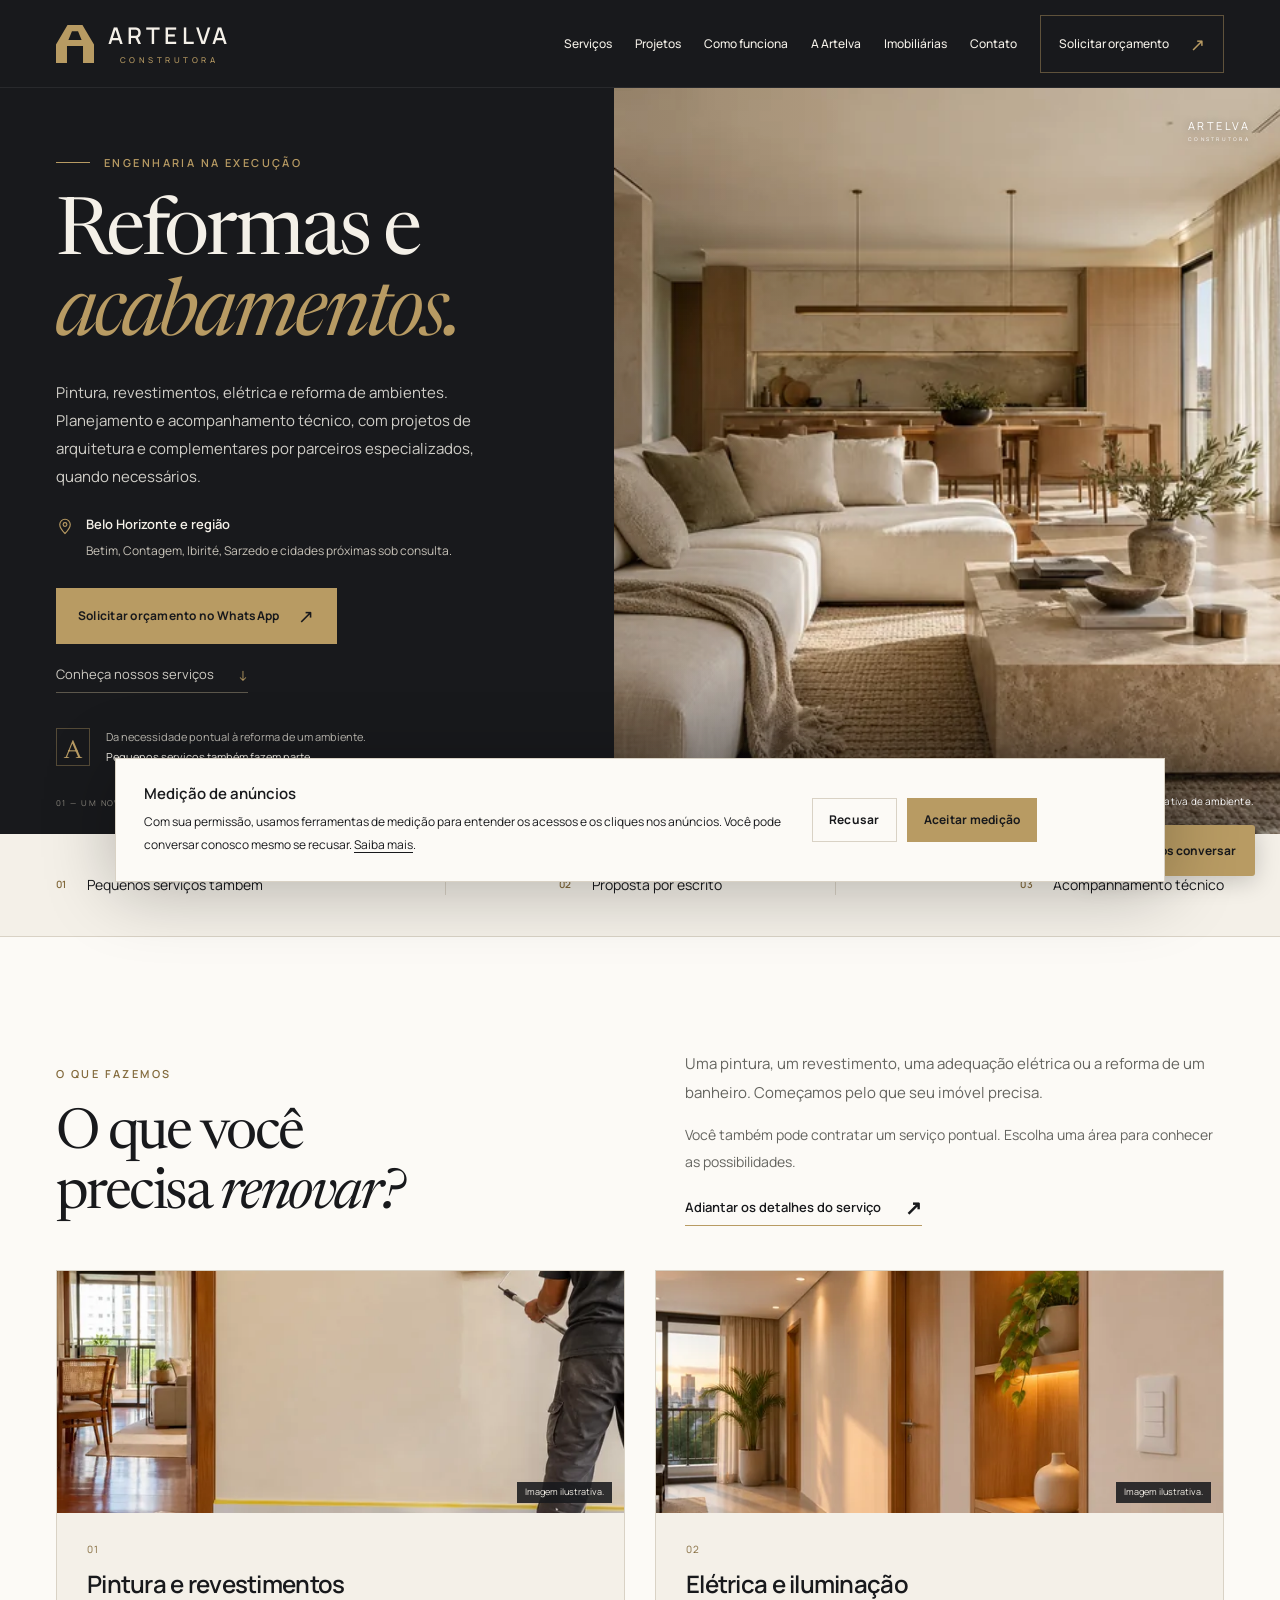
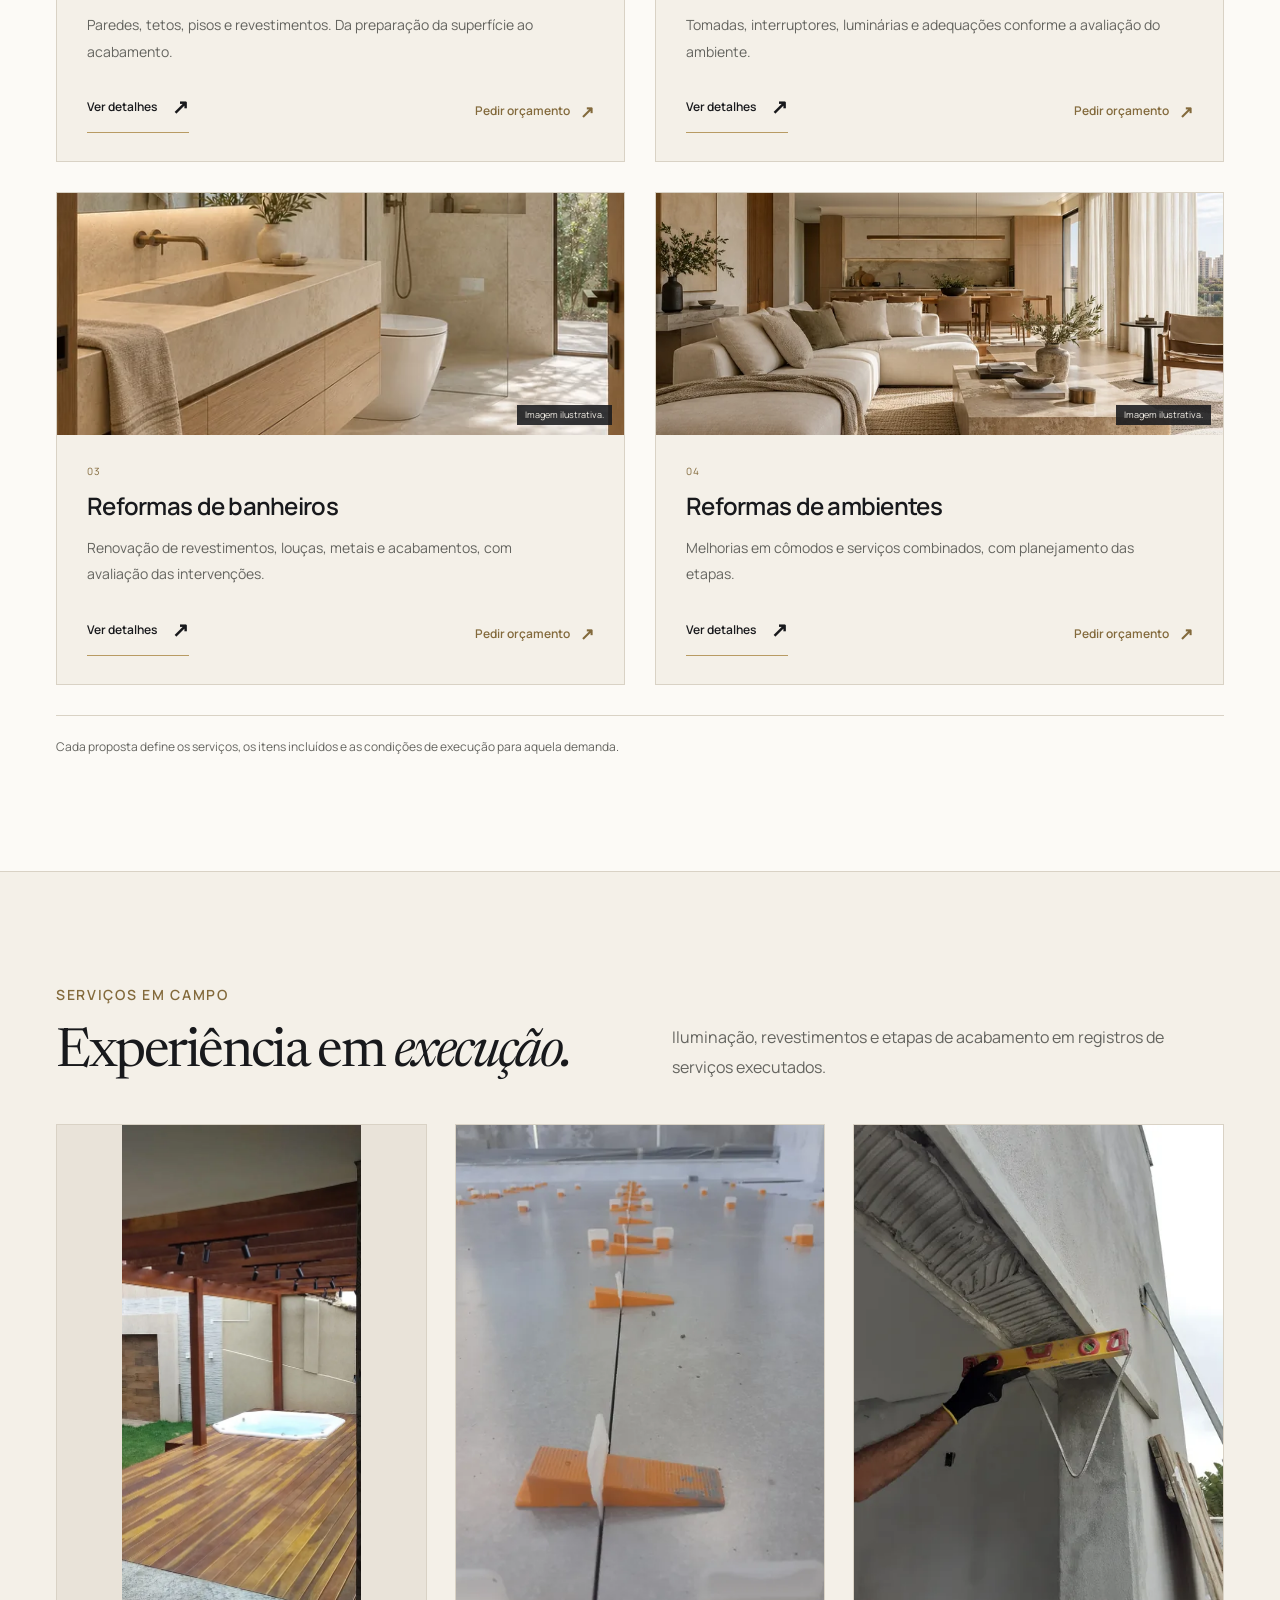
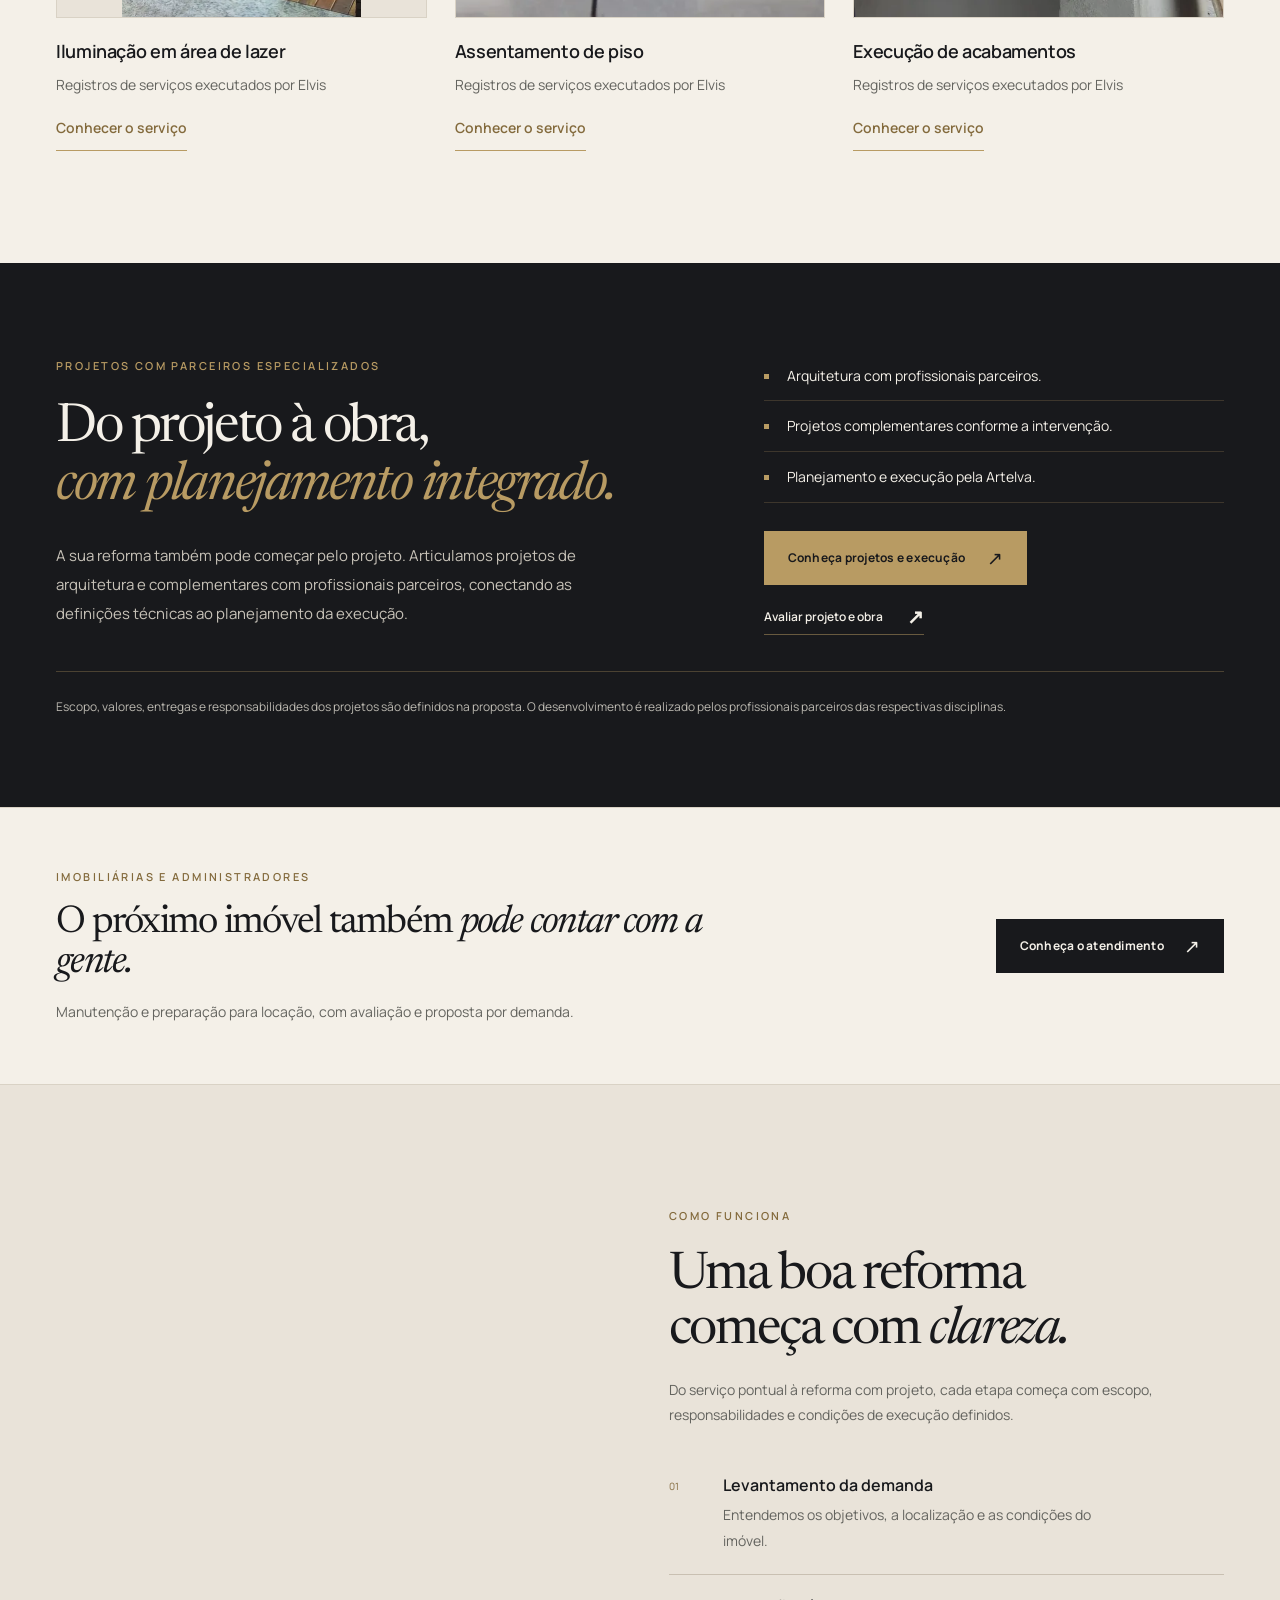
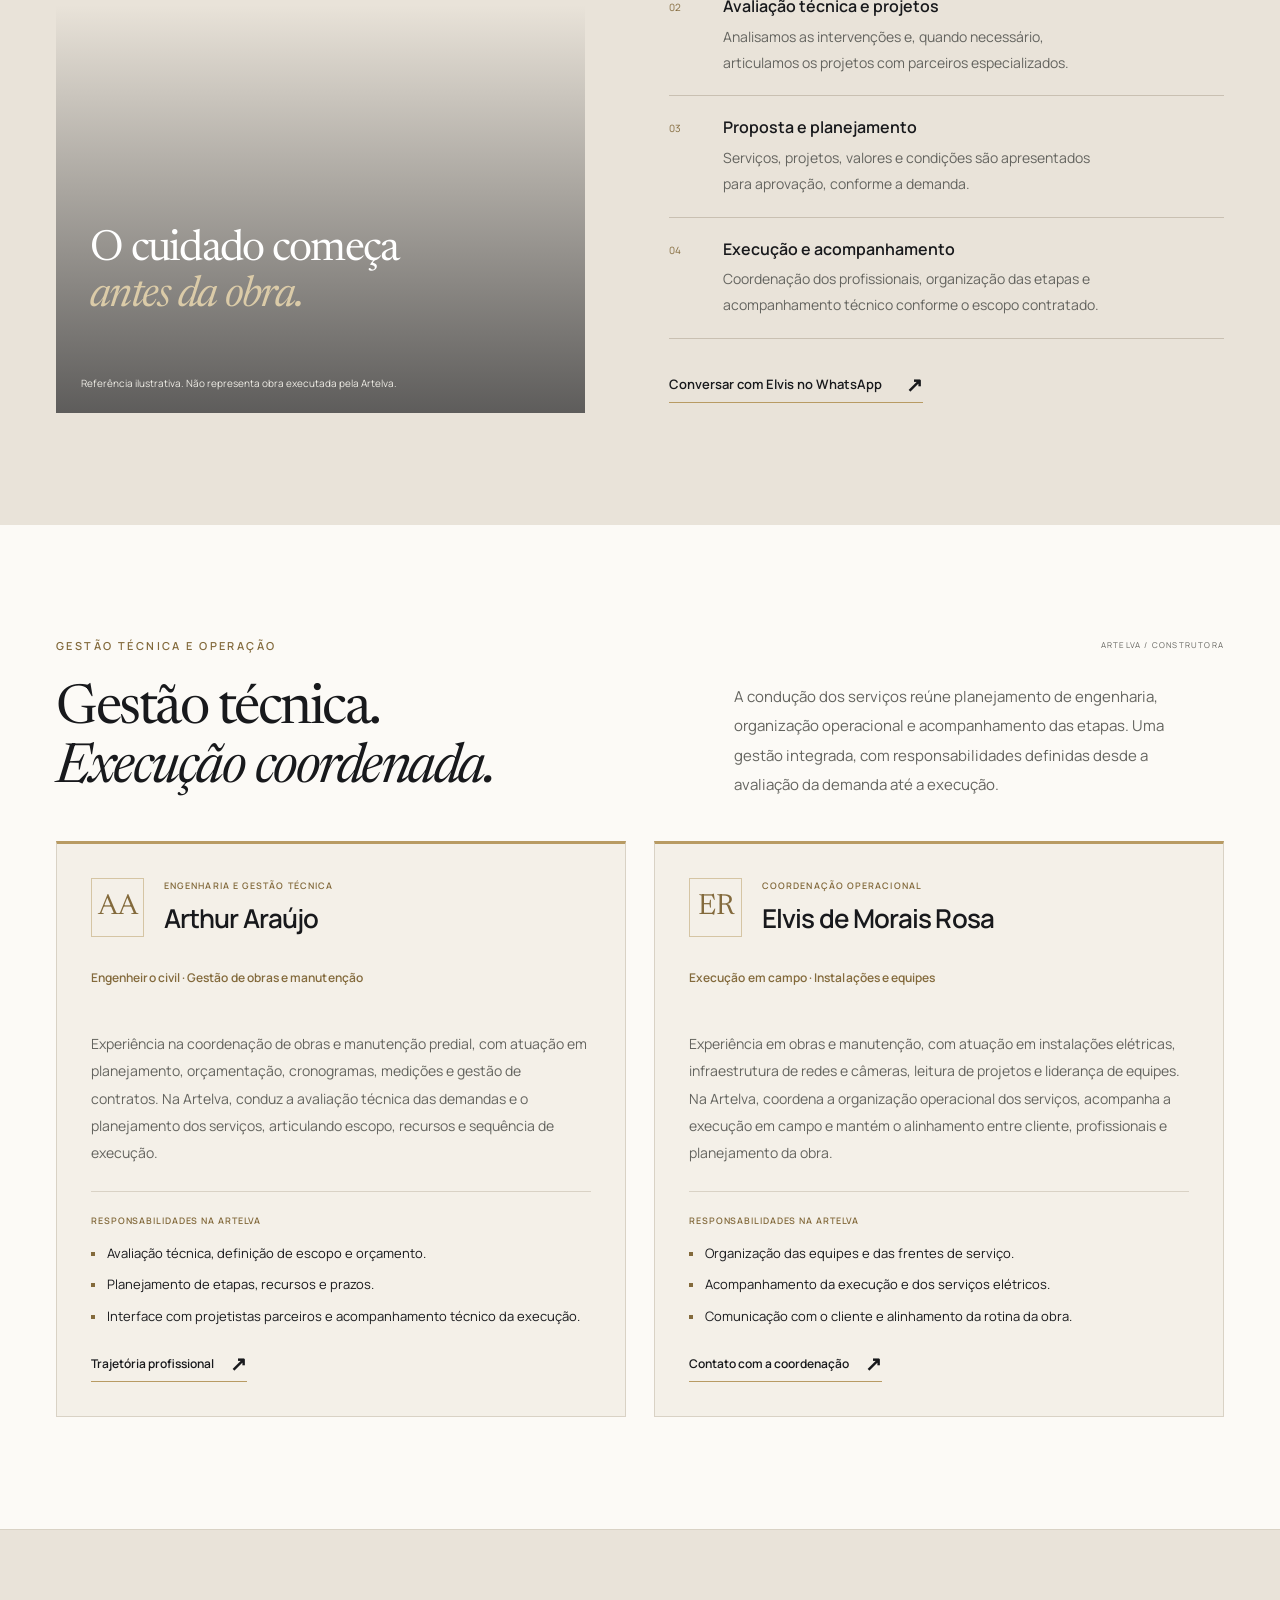
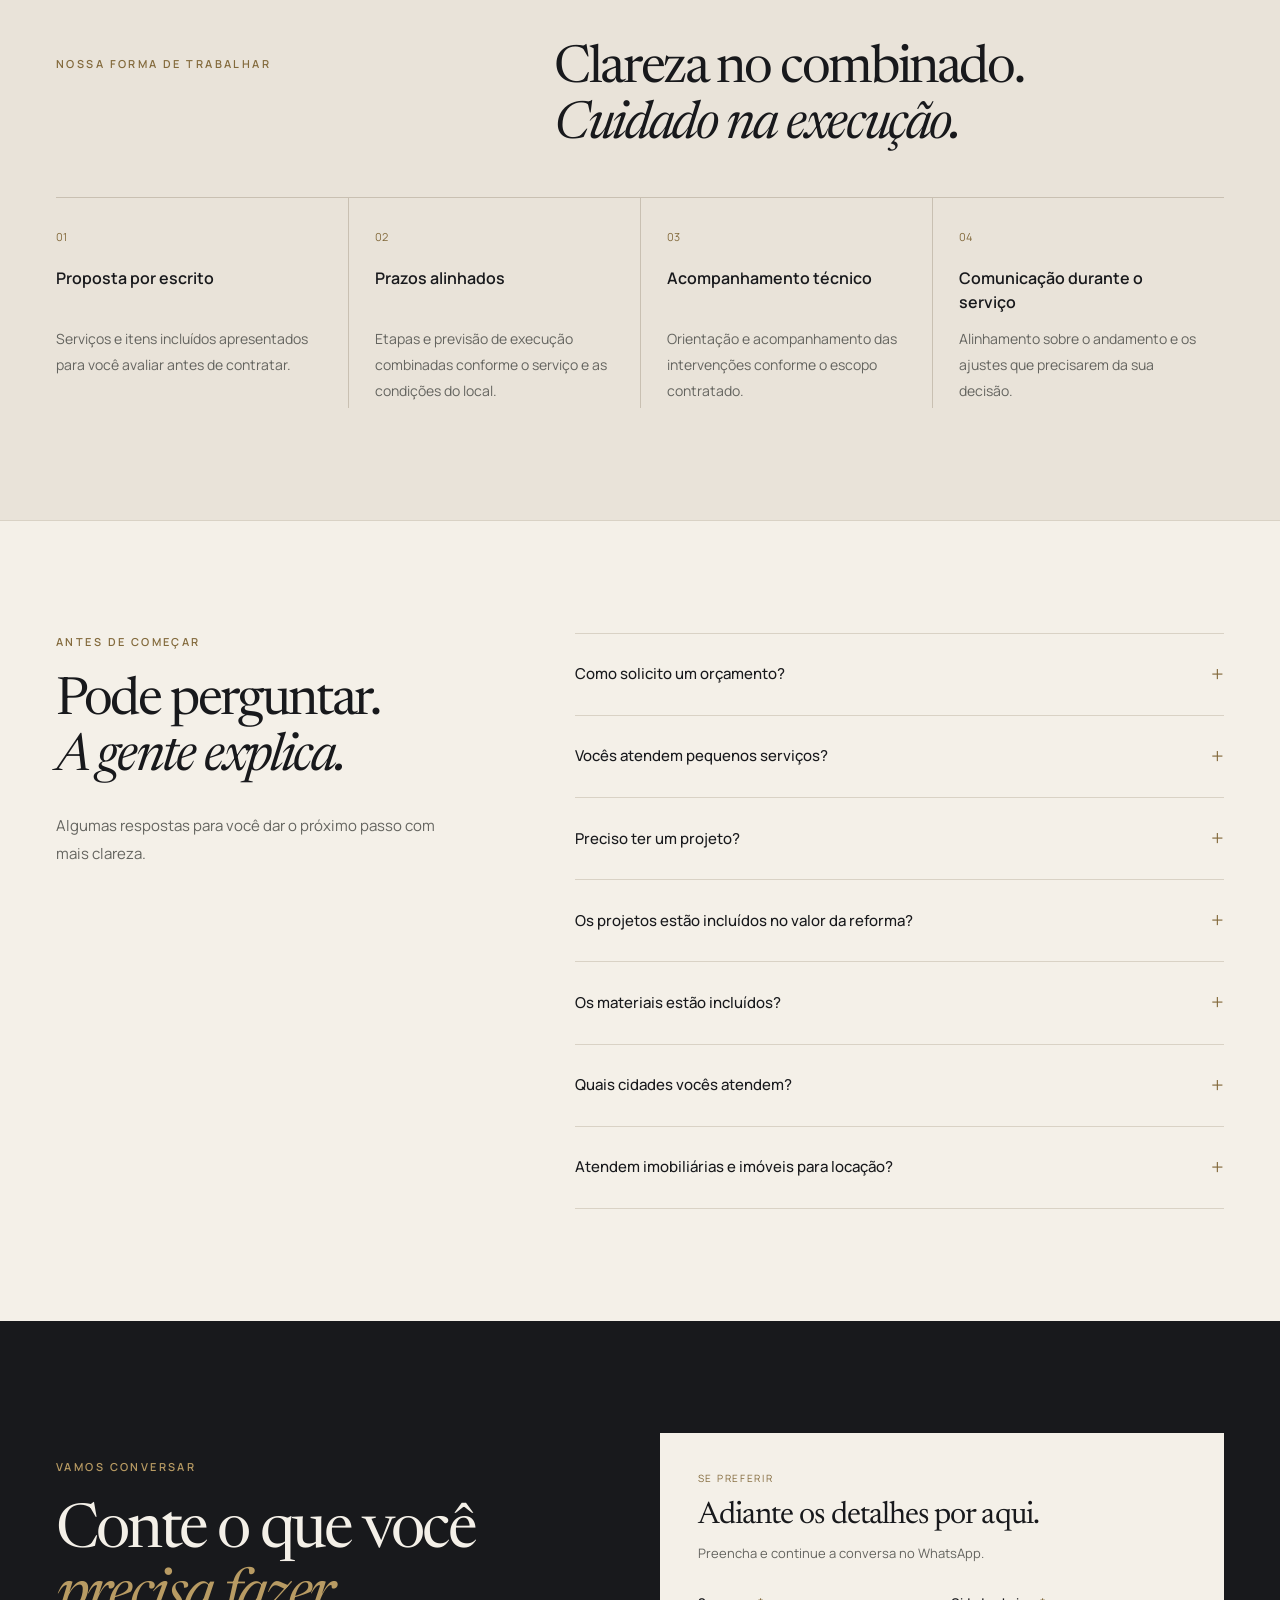
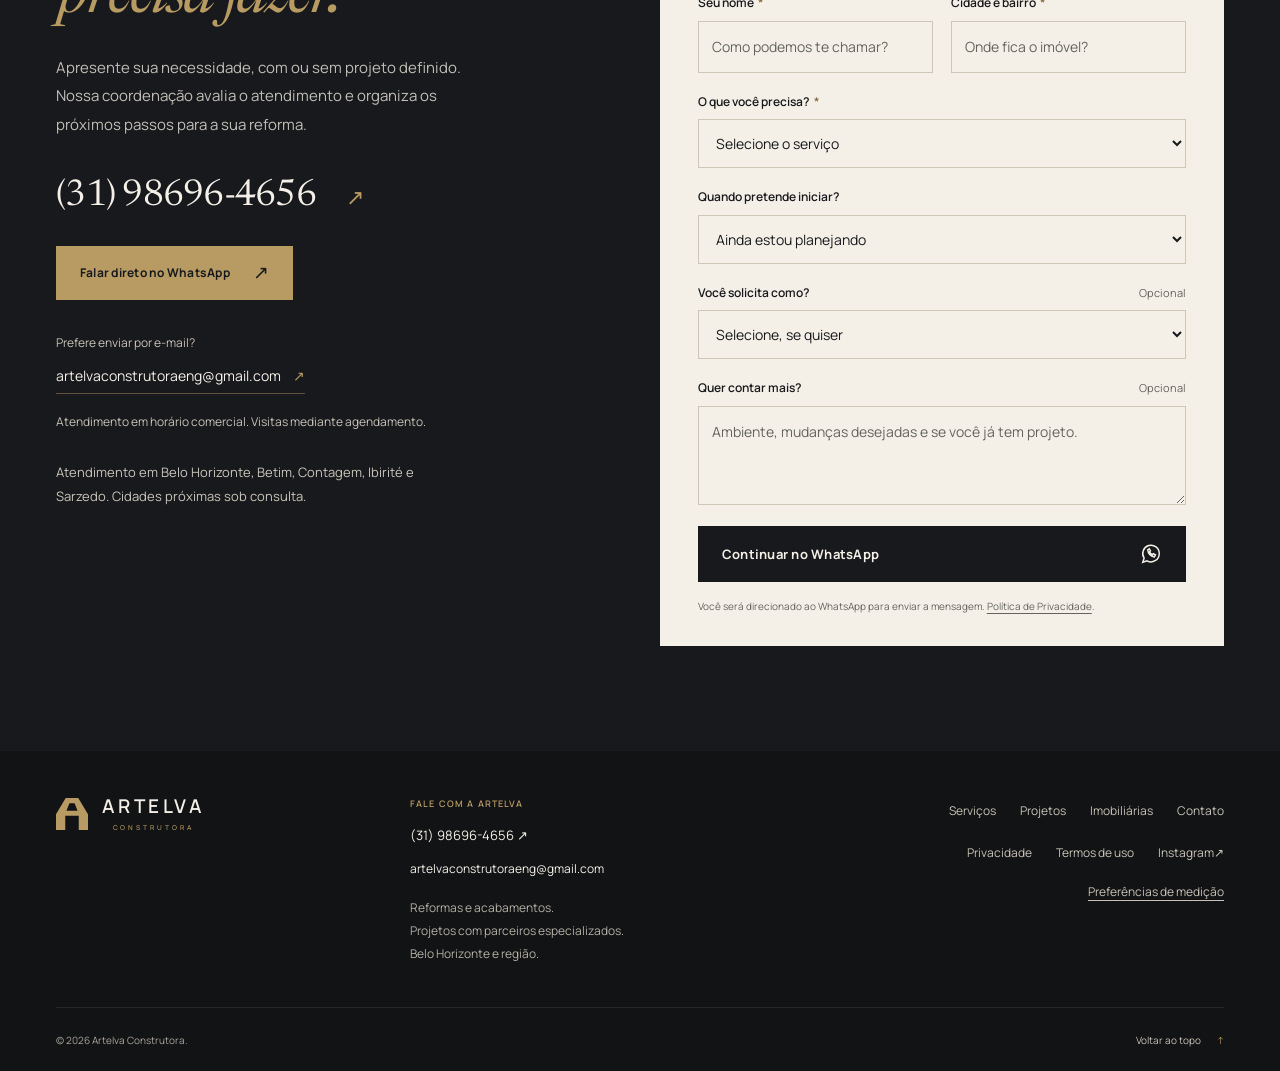
<file: index.html>
<!doctype html>
<html lang="pt-BR">
<head>
  <meta charset="utf-8">
  <meta name="viewport" content="width=device-width, initial-scale=1">
  <meta name="theme-color" content="#18191c">
  <title>Artelva Construtora | Reformas e projetos em BH</title>
  <meta name="description" content="Reformas e acabamentos em BH e região, com projetos de arquitetura e complementares por parceiros especializados. Planejamento e acompanhamento técnico.">
  <link rel="canonical" href="https://artelvaconstrutora.com.br/">
  <meta property="og:type" content="website">
  <meta property="og:locale" content="pt_BR">
  <meta property="og:site_name" content="Artelva Construtora">
  <meta property="og:title" content="Reformas, projetos e execução em BH e região | Artelva">
  <meta property="og:description" content="Reformas e acabamentos em BH e região, com projetos de arquitetura e complementares por parceiros especializados. Planejamento e acompanhamento técnico.">
  <meta property="og:url" content="https://artelvaconstrutora.com.br/">
  <meta property="og:image" content="https://artelvaconstrutora.com.br/assets/images/artelva-compartilhamento.png">
  <meta property="og:image:width" content="1254">
  <meta property="og:image:height" content="1254">
  <meta property="og:image:alt" content="Artelva Construtora — reformas e acabamentos em BH e região">
  <meta name="twitter:card" content="summary">
  <meta name="twitter:image" content="https://artelvaconstrutora.com.br/assets/images/artelva-compartilhamento.png">
  <link rel="icon" href="./assets/favicon.svg" type="image/svg+xml">
  <link rel="preload" href="./assets/fonts/manrope.woff2" as="font" type="font/woff2" crossorigin>
  <link rel="preload" href="./assets/fonts/newsreader.woff2" as="font" type="font/woff2" crossorigin>
  <link rel="preload" href="./assets/images/sala-1600.webp" as="image" imagesrcset="./assets/images/sala-800.webp 800w, ./assets/images/sala-1600.webp 1600w" imagesizes="(max-width: 760px) 100vw, 52vw">
  <link rel="stylesheet" href="./styles.css?v=20261127-fotos-elvis">
  <script src="./config.js?v=20261121-dominio" defer></script>
  <script src="./script.js?v=20261103-projetos" defer></script>
  <script type="application/ld+json">
  {"@context":"https://schema.org","@type":"GeneralContractor","name":"Artelva Construtora","url":"https://artelvaconstrutora.com.br/","image":"https://artelvaconstrutora.com.br/assets/images/artelva-compartilhamento.png","description":"Reformas, pintura, revestimentos e elétrica em Belo Horizonte e região. Projetos de arquitetura e complementares desenvolvidos por parceiros especializados, conforme o escopo contratado.","telephone":"+55 31 98696-4656","sameAs":["https://www.instagram.com/artelvaconstrutora/"],"areaServed":[{"@type":"City","name":"Belo Horizonte"},{"@type":"City","name":"Betim"},{"@type":"City","name":"Contagem"},{"@type":"City","name":"Ibirité"},{"@type":"City","name":"Sarzedo"}],"contactPoint":{"@type":"ContactPoint","telephone":"+55 31 98696-4656","contactType":"customer service","availableLanguage":"Portuguese","email":"artelvaconstrutoraeng@gmail.com"},"email":"artelvaconstrutoraeng@gmail.com","@id":"https://artelvaconstrutora.com.br/#empresa"}
  </script>
</head>
<body data-page-path="">
  <a class="skip-link" href="#conteudo">Pular para o conteúdo</a>
  <header class="site-header"><div class="container header-inner">
      <a class="brand" href="#inicio" aria-label="Artelva Construtora, início"><svg class="brand-symbol" viewBox="0 0 100 100" aria-hidden="true"><path fill="currentColor" fill-rule="evenodd" d="M30.3 0H69.6L100 51.1V100H71.1V55.1H28.9V100H0V51.1ZM42 16.3H58L67.4 39.7H32.6Z"/></svg><span class="brand-words"><span>ARTELVA</span><small>CONSTRUTORA</small></span></a>
      <button class="menu-toggle" type="button" aria-expanded="false" aria-controls="navegacao" aria-label="Abrir menu" hidden><span></span><span></span></button>
      <nav class="main-nav" id="navegacao" aria-label="Menu principal"><a href="#servicos">Serviços</a><a href="#projetos">Projetos</a><a href="#processo">Como funciona</a><a href="#sobre">A Artelva</a><a href="./imobiliarias.html">Imobiliárias</a><a href="#contato">Contato</a><a class="nav-cta" href="https://wa.me/5531986964656?text=Ol%C3%A1%21%20Vim%20pelo%20site%20da%20Artelva%20e%20gostaria%20de%20solicitar%20um%20or%C3%A7amento%20para%20um%20servi%C3%A7o." data-whatsapp data-placement="header" target="_blank" rel="noopener noreferrer">Solicitar orçamento <span aria-hidden="true">↗</span></a></nav>
    </div></header>
  <main id="conteudo" tabindex="-1">
    <section class="hero" id="inicio" aria-labelledby="hero-title">
      <div class="hero-copy">
        <p class="eyebrow"><span></span> ENGENHARIA NA EXECUÇÃO</p>
        <h1 id="hero-title">Reformas e<br><em>acabamentos.</em></h1>
        <p class="hero-description">Pintura, revestimentos, elétrica e reforma de ambientes. Planejamento e acompanhamento técnico, com projetos de arquitetura e complementares por parceiros especializados, quando necessários.</p>
        <div class="hero-area"><svg viewBox="0 0 24 24" fill="none" stroke="currentColor" stroke-width="1.5" aria-hidden="true"><path d="M19 10c0 5-7 12-7 12S5 15 5 10a7 7 0 1 1 14 0Z"/><circle cx="12" cy="10" r="2.5"/></svg><p><strong>Belo Horizonte e região</strong><span>Betim, Contagem, Ibirité, Sarzedo e cidades próximas sob consulta.</span></p></div>
        <a class="button button-gold" href="https://wa.me/5531986964656?text=Ol%C3%A1%21%20Vim%20pelo%20site%20da%20Artelva%20e%20gostaria%20de%20solicitar%20um%20or%C3%A7amento%20para%20um%20servi%C3%A7o." data-whatsapp data-placement="hero" target="_blank" rel="noopener noreferrer">Solicitar orçamento no WhatsApp <span aria-hidden="true">↗</span></a>
        <a class="text-link hero-secondary" href="#servicos">Conheça nossos serviços <span aria-hidden="true">↓</span></a>
        <div class="hero-note"><span class="small-mark" aria-hidden="true">A</span><p>Da necessidade pontual à reforma de um ambiente.<br><strong>Pequenos serviços também fazem parte.</strong></p></div>
      </div>
      <figure class="hero-visual">
        <img src="./assets/images/sala-1600.webp" srcset="./assets/images/sala-800.webp 800w, ./assets/images/sala-1600.webp 1600w" sizes="(max-width: 760px) 100vw, 52vw" width="1536" height="1024" alt="Referência ilustrativa de sala integrada, com madeira clara, pedra natural e iluminação suave." fetchpriority="high" decoding="async">
        <div class="image-brand" aria-hidden="true">ARTELVA <span>CONSTRUTORA</span></div>
        <figcaption>Imagem ilustrativa de ambiente.</figcaption>
      </figure>
      <span class="hero-index" aria-hidden="true">01 — UM NOVO COMEÇO</span>
    </section>

    <div class="principles" aria-label="Nossa forma de trabalhar">
      <div class="container principles-inner">
        <p><span aria-hidden="true">01</span> Pequenos serviços também</p>
        <p><span aria-hidden="true">02</span> Proposta por escrito</p>
        <p><span aria-hidden="true">03</span> Acompanhamento técnico</p>
      </div>
    </div>

    <section class="section services" id="servicos" aria-labelledby="services-title"><div class="container services-layout"><div class="section-intro services-heading"><div><p class="eyebrow dark-eyebrow">O QUE FAZEMOS</p><h2 id="services-title">O que você<br>precisa <em>renovar?</em></h2></div><div class="services-heading-copy"><p>Uma pintura, um revestimento, uma adequação elétrica ou a reforma de um banheiro. Começamos pelo que seu imóvel precisa.</p><p>Você também pode contratar um serviço pontual. Escolha uma área para conhecer as possibilidades.</p><a class="text-link" href="#contato">Adiantar os detalhes do serviço <span aria-hidden="true">↗</span></a></div></div><div class="service-card-grid"><article class="service-card"><figure class="service-card-visual"><img src="./assets/images/pintura-1200.webp" srcset="./assets/images/pintura-640.webp 640w, ./assets/images/pintura-1200.webp 1200w" sizes="(max-width: 760px) calc(100vw - 48px), 48vw" width="1536" height="1024" alt="Referência ilustrativa de pintura em parede clara, com piso protegido." loading="lazy" decoding="async"><figcaption>Imagem ilustrativa.</figcaption></figure><div class="service-card-copy"><span class="service-card-number" aria-hidden="true">01</span><h3>Pintura e revestimentos</h3><p>Paredes, tetos, pisos e revestimentos. Da preparação da superfície ao acabamento.</p><div class="service-card-actions"><a class="text-link" href="./servicos/pintura-revestimentos.html" aria-label="Ver detalhes de pintura e revestimentos">Ver detalhes <span aria-hidden="true">↗</span></a><a class="service-quote" href="https://wa.me/5531986964656?text=Ol%C3%A1%2C%20Elvis%21%20Vim%20pelo%20site%20da%20Artelva%20e%20gostaria%20de%20solicitar%20um%20or%C3%A7amento%20para%20pintura%20e%20revestimentos." data-whatsapp data-placement="home_service_pintura-revestimentos" data-whatsapp-service="Pintura e revestimentos" target="_blank" rel="noopener noreferrer">Pedir orçamento <span aria-hidden="true">↗</span></a></div></div></article><article class="service-card"><figure class="service-card-visual"><img src="./assets/images/iluminacao-1200.webp" srcset="./assets/images/iluminacao-640.webp 640w, ./assets/images/iluminacao-1200.webp 1200w" sizes="(max-width: 760px) calc(100vw - 48px), 48vw" width="1536" height="1024" alt="Referência ilustrativa de iluminação com spots e luz indireta em ambiente residencial." loading="lazy" decoding="async"><figcaption>Imagem ilustrativa.</figcaption></figure><div class="service-card-copy"><span class="service-card-number" aria-hidden="true">02</span><h3>Elétrica e iluminação</h3><p>Tomadas, interruptores, luminárias e adequações conforme a avaliação do ambiente.</p><div class="service-card-actions"><a class="text-link" href="./servicos/eletrica-iluminacao.html" aria-label="Ver detalhes de elétrica e iluminação">Ver detalhes <span aria-hidden="true">↗</span></a><a class="service-quote" href="https://wa.me/5531986964656?text=Ol%C3%A1%2C%20Elvis%21%20Vim%20pelo%20site%20da%20Artelva%20e%20gostaria%20de%20solicitar%20um%20or%C3%A7amento%20para%20el%C3%A9trica%20e%20ilumina%C3%A7%C3%A3o." data-whatsapp data-placement="home_service_eletrica-iluminacao" data-whatsapp-service="Elétrica e iluminação" target="_blank" rel="noopener noreferrer">Pedir orçamento <span aria-hidden="true">↗</span></a></div></div></article><article class="service-card"><figure class="service-card-visual"><img src="./assets/images/banheiro-1000.webp" srcset="./assets/images/banheiro-600.webp 600w, ./assets/images/banheiro-1000.webp 1000w" sizes="(max-width: 760px) calc(100vw - 48px), 48vw" width="1024" height="1536" alt="Referência ilustrativa de banheiro com revestimentos claros, bancada e metais." loading="lazy" decoding="async"><figcaption>Imagem ilustrativa.</figcaption></figure><div class="service-card-copy"><span class="service-card-number" aria-hidden="true">03</span><h3>Reformas de banheiros</h3><p>Renovação de revestimentos, louças, metais e acabamentos, com avaliação das intervenções.</p><div class="service-card-actions"><a class="text-link" href="./servicos/reforma-banheiro.html" aria-label="Ver detalhes de reformas de banheiros">Ver detalhes <span aria-hidden="true">↗</span></a><a class="service-quote" href="https://wa.me/5531986964656?text=Ol%C3%A1%2C%20Elvis%21%20Vim%20pelo%20site%20da%20Artelva%20e%20gostaria%20de%20solicitar%20um%20or%C3%A7amento%20para%20reformas%20de%20banheiros." data-whatsapp data-placement="home_service_reforma-banheiro" data-whatsapp-service="Reformas de banheiros" target="_blank" rel="noopener noreferrer">Pedir orçamento <span aria-hidden="true">↗</span></a></div></div></article><article class="service-card"><figure class="service-card-visual"><img src="./assets/images/sala-1600.webp" srcset="./assets/images/sala-800.webp 800w, ./assets/images/sala-1600.webp 1600w" sizes="(max-width: 760px) calc(100vw - 48px), 48vw" width="1536" height="1024" alt="Referência ilustrativa de sala integrada com acabamentos claros e madeira." loading="lazy" decoding="async"><figcaption>Imagem ilustrativa.</figcaption></figure><div class="service-card-copy"><span class="service-card-number" aria-hidden="true">04</span><h3>Reformas de ambientes</h3><p>Melhorias em cômodos e serviços combinados, com planejamento das etapas.</p><div class="service-card-actions"><a class="text-link" href="./servicos/reforma-ambientes.html" aria-label="Ver detalhes de reformas de ambientes">Ver detalhes <span aria-hidden="true">↗</span></a><a class="service-quote" href="https://wa.me/5531986964656?text=Ol%C3%A1%2C%20Elvis%21%20Vim%20pelo%20site%20da%20Artelva%20e%20gostaria%20de%20solicitar%20um%20or%C3%A7amento%20para%20reformas%20de%20ambientes." data-whatsapp data-placement="home_service_reforma-ambientes" data-whatsapp-service="Reformas de ambientes" target="_blank" rel="noopener noreferrer">Pedir orçamento <span aria-hidden="true">↗</span></a></div></div></article></div><p class="scope-note">Cada proposta define os serviços, os itens incluídos e as condições de execução para aquela demanda.</p></div></section>

    <section class="section execution-section" id="experiencia" aria-labelledby="experience-title">
      <div class="container">
        <div class="execution-heading">
          <div><p class="eyebrow dark-eyebrow">SERVIÇOS EM CAMPO</p><h2 id="experience-title">Experiência em <em>execução.</em></h2></div>
          <p>Iluminação, revestimentos e etapas de acabamento em registros de serviços executados.</p>
        </div>
        <div class="execution-grid">
<figure class="execution-card"><a class="execution-frame" href="./servicos/eletrica-iluminacao.html" aria-label="Conhecer o serviço: Iluminação em área de lazer"><img class="execution-photo execution-photo--full" src="./assets/images/elvis-iluminacao-area-lazer-720.webp" srcset="./assets/images/elvis-iluminacao-area-lazer-480.webp 480w, ./assets/images/elvis-iluminacao-area-lazer-720.webp 720w" sizes="(max-width: 760px) calc(100vw - 48px), 30vw" width="720" height="1480" alt="Trilhos com spots sob cobertura de madeira em área de lazer." loading="lazy" decoding="async"></a><figcaption><h3>Iluminação em área de lazer</h3><p class="execution-credit">Registros de serviços executados por Elvis</p><a class="execution-service-link" href="./servicos/eletrica-iluminacao.html">Conhecer o serviço</a></figcaption></figure>
<figure class="execution-card"><a class="execution-frame" href="./servicos/pintura-revestimentos.html" aria-label="Conhecer o serviço: Assentamento de piso"><img class="execution-photo " src="./assets/images/elvis-assentamento-piso-1440.webp" srcset="./assets/images/elvis-assentamento-piso-480.webp 480w, ./assets/images/elvis-assentamento-piso-960.webp 960w, ./assets/images/elvis-assentamento-piso-1440.webp 1440w" sizes="(max-width: 760px) calc(100vw - 48px), 30vw" width="1440" height="1920" alt="Detalhe do assentamento de piso com niveladores durante a execução." loading="lazy" decoding="async"></a><figcaption><h3>Assentamento de piso</h3><p class="execution-credit">Registros de serviços executados por Elvis</p><a class="execution-service-link" href="./servicos/pintura-revestimentos.html">Conhecer o serviço</a></figcaption></figure>
<figure class="execution-card"><a class="execution-frame" href="./servicos/pintura-revestimentos.html" aria-label="Conhecer o serviço: Execução de acabamentos"><img class="execution-photo " src="./assets/images/elvis-conferencia-nivel-1440.webp" srcset="./assets/images/elvis-conferencia-nivel-480.webp 480w, ./assets/images/elvis-conferencia-nivel-960.webp 960w, ./assets/images/elvis-conferencia-nivel-1440.webp 1440w" sizes="(max-width: 760px) calc(100vw - 48px), 30vw" width="1440" height="1920" alt="Conferência com nível durante a execução de acabamento em uma abertura." loading="lazy" decoding="async"></a><figcaption><h3>Execução de acabamentos</h3><p class="execution-credit">Registros de serviços executados por Elvis</p><a class="execution-service-link" href="./servicos/pintura-revestimentos.html">Conhecer o serviço</a></figcaption></figure>
        </div>
      </div>
    </section>
<section class="section project-feature" id="projetos" aria-labelledby="projects-title">
      <div class="container project-feature-layout">
        <div class="project-feature-copy"><p class="eyebrow">PROJETOS COM PARCEIROS ESPECIALIZADOS</p><h2 id="projects-title">Do projeto à obra,<br><em>com planejamento integrado.</em></h2><p>A sua reforma também pode começar pelo projeto. Articulamos projetos de arquitetura e complementares com profissionais parceiros, conectando as definições técnicas ao planejamento da execução.</p></div>
        <div class="project-feature-summary"><ul><li>Arquitetura com profissionais parceiros.</li><li>Projetos complementares conforme a intervenção.</li><li>Planejamento e execução pela Artelva.</li></ul><a class="button button-gold" href="./servicos/projetos-parceiros.html">Conheça projetos e execução <span aria-hidden="true">↗</span></a><a class="text-link" href="https://wa.me/5531986964656?text=Ol%C3%A1%2C%20Elvis%21%20Vim%20pelo%20site%20da%20Artelva%20e%20gostaria%20de%20avaliar%20projeto%20e%20execu%C3%A7%C3%A3o%20para%20meu%20im%C3%B3vel." data-whatsapp data-whatsapp-service="Projeto e execução" data-whatsapp-message="Olá, Elvis! Vim pelo site da Artelva e gostaria de avaliar projeto e execução para meu imóvel." data-placement="home_projects" target="_blank" rel="noopener noreferrer">Avaliar projeto e obra <span aria-hidden="true">↗</span></a></div>
        <p class="project-feature-note">Escopo, valores, entregas e responsabilidades dos projetos são definidos na proposta. O desenvolvimento é realizado pelos profissionais parceiros das respectivas disciplinas.</p>
      </div>
    </section>
<section class="business-strip"><div class="container business-strip-layout"><div><p class="eyebrow dark-eyebrow">IMOBILIÁRIAS E ADMINISTRADORES</p><h2>O próximo imóvel também <em>pode contar com a gente.</em></h2><p>Manutenção e preparação para locação, com avaliação e proposta por demanda.</p></div><a class="button button-dark" href="./imobiliarias.html">Conheça o atendimento <span aria-hidden="true">↗</span></a></div></section>

    <section class="section process" id="processo" aria-labelledby="process-title">
      <div class="container process-layout">
        <figure class="process-visual">
          <img src="./assets/images/banheiro-1000.webp" srcset="./assets/images/banheiro-600.webp 600w, ./assets/images/banheiro-1000.webp 1000w" sizes="(max-width: 760px) 100vw, 42vw" width="1024" height="1536" alt="Referência ilustrativa de banheiro contemporâneo, com bancada de pedra, madeira e revestimentos claros." loading="lazy" decoding="async">
          <figcaption>Referência ilustrativa. Não representa obra executada pela Artelva.</figcaption>
          <span class="visual-caption" aria-hidden="true">O cuidado começa<br><em>antes da obra.</em></span>
        </figure>
        <div class="process-copy">
          <p class="eyebrow dark-eyebrow">COMO FUNCIONA</p>
          <h2 id="process-title">Uma boa reforma<br>começa com <em>clareza.</em></h2>
          <p class="section-description">Do serviço pontual à reforma com projeto, cada etapa começa com escopo, responsabilidades e condições de execução definidos.</p>
          <ol class="steps">
            <li><span aria-hidden="true">01</span><div><h3>Levantamento da demanda</h3><p>Entendemos os objetivos, a localização e as condições do imóvel.</p></div></li>
            <li><span aria-hidden="true">02</span><div><h3>Avaliação técnica e projetos</h3><p>Analisamos as intervenções e, quando necessário, articulamos os projetos com parceiros especializados.</p></div></li>
            <li><span aria-hidden="true">03</span><div><h3>Proposta e planejamento</h3><p>Serviços, projetos, valores e condições são apresentados para aprovação, conforme a demanda.</p></div></li>
            <li><span aria-hidden="true">04</span><div><h3>Execução e acompanhamento</h3><p>Coordenação dos profissionais, organização das etapas e acompanhamento técnico conforme o escopo contratado.</p></div></li>
          </ol>
          <a class="text-link" href="https://wa.me/5531986964656?text=Ol%C3%A1%21%20Vim%20pelo%20site%20da%20Artelva%20e%20gostaria%20de%20solicitar%20um%20or%C3%A7amento%20para%20um%20servi%C3%A7o." data-whatsapp data-placement="process" target="_blank" rel="noopener noreferrer">Conversar com Elvis no WhatsApp <span aria-hidden="true">↗</span></a>
        </div>
      </div>
    </section>

    <section class="section about" id="sobre" aria-labelledby="about-title">
      <div class="container">
        <div class="about-top"><p class="eyebrow dark-eyebrow">GESTÃO TÉCNICA E OPERAÇÃO</p><span class="about-signature" aria-hidden="true">ARTELVA / CONSTRUTORA</span></div>
        <div class="about-intro">
          <h2 id="about-title">Gestão técnica.<br><em>Execução coordenada.</em></h2>
          <p>A condução dos serviços reúne planejamento de engenharia, organização operacional e acompanhamento das etapas. Uma gestão integrada, com responsabilidades definidas desde a avaliação da demanda até a execução.</p>
        </div>
        <div class="team-grid">
          <article class="person-card" aria-labelledby="arthur-name">
            <div class="person-header"><span class="person-initial" aria-hidden="true">AA</span><div><p class="person-role">ENGENHARIA E GESTÃO TÉCNICA</p><h3 id="arthur-name">Arthur Araújo</h3></div></div>
            <p class="person-credential">Engenheiro civil · Gestão de obras e manutenção</p>
            <p class="person-bio">Experiência na coordenação de obras e manutenção predial, com atuação em planejamento, orçamentação, cronogramas, medições e gestão de contratos. Na Artelva, conduz a avaliação técnica das demandas e o planejamento dos serviços, articulando escopo, recursos e sequência de execução.</p>
            <div class="person-work"><p>RESPONSABILIDADES NA ARTELVA</p><ul><li>Avaliação técnica, definição de escopo e orçamento.</li><li>Planejamento de etapas, recursos e prazos.</li><li>Interface com projetistas parceiros e acompanhamento técnico da execução.</li></ul></div>
            <a class="text-link person-link" href="https://www.linkedin.com/in/arthuraraujo0/" data-arthur-linkedin target="_blank" rel="noopener noreferrer">Trajetória profissional <span aria-hidden="true">↗</span></a>
          </article>
          <article class="person-card" aria-labelledby="elvis-name">
            <div class="person-header"><span class="person-initial" aria-hidden="true">ER</span><div><p class="person-role">COORDENAÇÃO OPERACIONAL</p><h3 id="elvis-name">Elvis de Morais Rosa</h3></div></div>
            <p class="person-credential">Execução em campo · Instalações e equipes</p>
            <p class="person-bio">Experiência em obras e manutenção, com atuação em instalações elétricas, infraestrutura de redes e câmeras, leitura de projetos e liderança de equipes. Na Artelva, coordena a organização operacional dos serviços, acompanha a execução em campo e mantém o alinhamento entre cliente, profissionais e planejamento da obra.</p>
            <div class="person-work"><p>RESPONSABILIDADES NA ARTELVA</p><ul><li>Organização das equipes e das frentes de serviço.</li><li>Acompanhamento da execução e dos serviços elétricos.</li><li>Comunicação com o cliente e alinhamento da rotina da obra.</li></ul></div>
            <a class="text-link person-link" href="https://wa.me/5531986964656" data-whatsapp data-placement="team_elvis" target="_blank" rel="noopener noreferrer">Contato com a coordenação <span aria-hidden="true">↗</span></a>
          </article>
        </div>
      </div>
    </section>

    <section class="section agreements" id="compromissos" aria-labelledby="agreements-title">
      <div class="container">
        <div class="agreements-heading"><p class="eyebrow dark-eyebrow">NOSSA FORMA DE TRABALHAR</p><h2 id="agreements-title">Clareza no combinado.<br><em>Cuidado na execução.</em></h2></div>
        <div class="agreements-grid">
          <article><span aria-hidden="true">01</span><h3>Proposta por escrito</h3><p>Serviços e itens incluídos apresentados para você avaliar antes de contratar.</p></article>
          <article><span aria-hidden="true">02</span><h3>Prazos alinhados</h3><p>Etapas e previsão de execução combinadas conforme o serviço e as condições do local.</p></article>
          <article><span aria-hidden="true">03</span><h3>Acompanhamento técnico</h3><p>Orientação e acompanhamento das intervenções conforme o escopo contratado.</p></article>
          <article><span aria-hidden="true">04</span><h3>Comunicação durante o serviço</h3><p>Alinhamento sobre o andamento e os ajustes que precisarem da sua decisão.</p></article>
        </div>
      </div>
    </section>

    <section class="section faq" id="duvidas" aria-labelledby="faq-title">
      <div class="container faq-layout">
        <div class="section-intro"><p class="eyebrow dark-eyebrow">ANTES DE COMEÇAR</p><h2 id="faq-title">Pode perguntar.<br><em>A gente explica.</em></h2><p>Algumas respostas para você dar o próximo passo com mais clareza.</p></div>
        <div class="faq-list">
          <details><summary>Como solicito um orçamento?<span aria-hidden="true">+</span></summary><p>Entre em contato pelo WhatsApp e envie o serviço desejado, a cidade e o bairro do imóvel. Fotos ou vídeos ajudam na primeira avaliação. Depois, alinhamos as informações e a necessidade de uma visita.</p></details>
          <details><summary>Vocês atendem pequenos serviços?<span aria-hidden="true">+</span></summary><p>Sim. Atendemos também demandas pontuais de pintura, revestimentos, elétrica e melhorias em ambientes. Conte o que você precisa e onde fica o imóvel para avaliarmos o serviço.</p></details>
          <details><summary>Preciso ter um projeto?<span aria-hidden="true">+</span></summary><p>Você pode entrar em contato mesmo sem um projeto pronto. Avaliamos as intervenções e, quando necessário, articulamos o desenvolvimento de projetos de arquitetura e complementares com parceiros especializados. Se você já tem projeto, podemos avaliar a execução a partir dele.</p></details>
<details><summary>Os projetos estão incluídos no valor da reforma?<span aria-hidden="true">+</span></summary><p>A contratação de projetos é definida conforme a necessidade. A proposta identifica os serviços de projeto e de execução, com seus valores, entregas e responsabilidades. <a href="./servicos/projetos-parceiros.html">Conheça o atendimento de projetos</a>.</p></details>
          <details><summary>Os materiais estão incluídos?<span aria-hidden="true">+</span></summary><p>A proposta informa quais materiais, serviços e demais itens estão incluídos. Tudo é alinhado antes da contratação, conforme o escopo de cada reforma.</p></details>
          <details><summary>Quais cidades vocês atendem?<span aria-hidden="true">+</span></summary><p>Atendemos Belo Horizonte, Betim, Contagem, Ibirité e Sarzedo. Para cidades próximas, consulte a possibilidade de atendimento informando a cidade e o bairro pelo WhatsApp.</p></details>
          <details><summary>Atendem imobiliárias e imóveis para locação?<span aria-hidden="true">+</span></summary><p>Sim. Avaliamos demandas de manutenção e preparação de imóveis para locação. Os serviços, os responsáveis pela aprovação e as condições de pagamento são alinhados em cada proposta. <a href="./imobiliarias.html">Conheça o atendimento para imobiliárias</a>.</p></details>
        </div>
      </div>
    </section>

    <section class="section contact" id="contato" aria-labelledby="contact-title">
      <div class="container contact-layout">
        <div class="contact-copy">
          <p class="eyebrow">VAMOS CONVERSAR</p>
          <h2 id="contact-title">Conte o que você<br><em>precisa fazer.</em></h2>
          <p>Apresente sua necessidade, com ou sem projeto definido. Nossa coordenação avalia o atendimento e organiza os próximos passos para a sua reforma.</p>
          <a class="contact-phone" href="https://wa.me/5531986964656?text=Ol%C3%A1%21%20Vim%20pelo%20site%20da%20Artelva%20e%20gostaria%20de%20conversar%20sobre%20uma%20reforma." data-whatsapp data-placement="contact_phone" target="_blank" rel="noopener noreferrer"><span data-phone-display>(31) 98696-4656</span><span aria-hidden="true">↗</span></a>
          <a class="button button-gold contact-direct" href="https://wa.me/5531986964656?text=Ol%C3%A1%21%20Vim%20pelo%20site%20da%20Artelva%20e%20gostaria%20de%20solicitar%20um%20or%C3%A7amento%20para%20um%20servi%C3%A7o." data-whatsapp data-placement="contact_direct" target="_blank" rel="noopener noreferrer">Falar direto no WhatsApp <span aria-hidden="true">↗</span></a>
          <div class="contact-alternative"><p>Prefere enviar por e-mail?</p><a class="contact-email" href="mailto:artelvaconstrutoraeng@gmail.com" data-email data-placement="contact_email"><span data-email-display>artelvaconstrutoraeng@gmail.com</span><span aria-hidden="true">↗</span></a></div>
          <p class="contact-hours">Atendimento em horário comercial. Visitas mediante agendamento.</p>
          <p class="contact-region" data-region hidden></p>
        </div>
        <form class="quote-form" id="quote-form" action="https://wa.me/5531986964656" method="get" aria-labelledby="form-title">
          <div class="form-heading"><span class="form-number" aria-hidden="true">SE PREFERIR</span><h3 id="form-title">Adiante os detalhes por aqui.</h3><p>Preencha e continue a conversa no WhatsApp.</p></div>
          <div class="form-grid">
            <div class="field"><label for="client-name">Seu nome <span aria-hidden="true">*</span></label><input id="client-name" name="nome" type="text" autocomplete="name" minlength="2" maxlength="80" placeholder="Como podemos te chamar?" required></div>
            <div class="field"><label for="client-location">Cidade e bairro <span aria-hidden="true">*</span></label><input id="client-location" name="local" type="text" autocomplete="off" minlength="3" maxlength="140" placeholder="Onde fica o imóvel?" required></div>
          </div>
          <div class="field"><label for="client-service">O que você precisa? <span aria-hidden="true">*</span></label><select id="client-service" name="servico" required><option value="">Selecione o serviço</option><option>Pintura e revestimentos</option><option>Elétrica e iluminação</option><option>Reformas de banheiros</option><option>Reformas de ambientes</option><option>Projeto e execução</option><option>Mais de um serviço</option><option>Quero entender as possibilidades</option></select></div>
          <div class="field"><label for="client-time">Quando pretende iniciar?</label><select id="client-time" name="prazo"><option>Ainda estou planejando</option><option>Assim que possível</option><option>Nos próximos 30 dias</option><option>Daqui a 1 a 3 meses</option><option>Mais adiante</option></select></div>
          <div class="field"><label for="client-profile">Você solicita como? <span class="optional">Opcional</span></label><select id="client-profile" name="perfil"><option value="">Selecione, se quiser</option><option>Morador/proprietário</option><option>Imobiliária/administrador</option><option>Outro responsável</option></select></div>
          <div class="field"><label for="client-description">Quer contar mais? <span class="optional">Opcional</span></label><textarea id="client-description" name="detalhes" rows="3" maxlength="1000" placeholder="Ambiente, mudanças desejadas e se você já tem projeto."></textarea></div>
          <button class="button button-dark form-submit" type="submit">Continuar no WhatsApp <svg viewBox="0 0 24 24" fill="none" stroke="currentColor" stroke-width="1.6" aria-hidden="true"><path d="M21 11.6a9 9 0 0 1-13.4 7.8L3 21l1.5-4.6A9 9 0 1 1 21 11.6Z"/><path d="M8.4 7.5c.5 3.9 3.2 6.8 7.3 7.7l1.2-2.2-2.5-1.3-1 1.1a7.2 7.2 0 0 1-3-3.1l1-1-1.3-2.4Z"/></svg></button>
          <p class="form-status" id="form-status" role="status" aria-live="polite"></p>
          <p class="form-privacy">Você será direcionado ao WhatsApp para enviar a mensagem. <a href="./privacidade.html">Política de Privacidade</a>.</p>
          <noscript><p class="noscript-note">Para montar a mensagem automaticamente, ative o JavaScript ou <a href="https://wa.me/5531986964656" target="_blank" rel="noopener noreferrer">fale diretamente pelo WhatsApp</a>.</p></noscript>
        </form>
      </div>
    </section>
  </main>
  <footer class="site-footer"><div class="container footer-main">
      <a class="brand" href="#inicio" aria-label="Artelva Construtora, início"><svg class="brand-symbol" viewBox="0 0 100 100" aria-hidden="true"><path fill="currentColor" fill-rule="evenodd" d="M30.3 0H69.6L100 51.1V100H71.1V55.1H28.9V100H0V51.1ZM42 16.3H58L67.4 39.7H32.6Z"/></svg><span class="brand-words"><span>ARTELVA</span><small>CONSTRUTORA</small></span></a>
      <div class="footer-contact"><p>FALE COM A ARTELVA</p><a class="" href="https://wa.me/5531986964656?text=Ol%C3%A1%21%20Vim%20pelo%20site%20da%20Artelva%20e%20gostaria%20de%20solicitar%20um%20or%C3%A7amento%20para%20um%20servi%C3%A7o." data-whatsapp data-placement="footer_phone" target="_blank" rel="noopener noreferrer"><span data-phone-display>(31) 98696-4656</span> <span aria-hidden="true">↗</span></a><a class="footer-email" href="mailto:artelvaconstrutoraeng@gmail.com" data-email data-placement="footer_email"><span data-email-display>artelvaconstrutoraeng@gmail.com</span></a><span>Reformas e acabamentos.<br>Projetos com parceiros especializados.<br>Belo Horizonte e região.</span></div>
      <div class="footer-links"><a href="#servicos">Serviços</a><a href="./servicos/projetos-parceiros.html">Projetos</a><a href="./imobiliarias.html">Imobiliárias</a><a href="#contato">Contato</a><a href="./privacidade.html">Privacidade</a><a href="./termos.html">Termos de uso</a><a href="https://www.instagram.com/artelvaconstrutora/" data-instagram target="_blank" rel="noopener noreferrer">Instagram <span aria-hidden="true">↗</span></a><button type="button" class="text-button" data-consent-settings hidden>Preferências de medição</button></div>
    </div><div class="container footer-bottom"><p>© <span data-year>2026</span> Artelva Construtora.</p><a href="#inicio">Voltar ao topo <span aria-hidden="true">↑</span></a></div></footer>
  <a class="floating-whatsapp" href="https://wa.me/5531986964656?text=Ol%C3%A1%21%20Vim%20pelo%20site%20da%20Artelva%20e%20gostaria%20de%20conversar%20sobre%20uma%20reforma." data-whatsapp data-placement="floating" target="_blank" rel="noopener noreferrer" aria-label="Conversar com a Artelva no WhatsApp"><svg viewBox="0 0 24 24" fill="none" stroke="currentColor" stroke-width="1.5" aria-hidden="true"><path d="M21 11.6a9 9 0 0 1-13.4 7.8L3 21l1.5-4.6A9 9 0 1 1 21 11.6Z"/><path d="M8.4 7.5c.5 3.9 3.2 6.8 7.3 7.7l1.2-2.2-2.5-1.3-1 1.1a7.2 7.2 0 0 1-3-3.1l1-1-1.3-2.4Z"/></svg><span>Vamos conversar</span></a>
  <section class="consent-banner" id="consent-banner" aria-labelledby="consent-title" hidden><div><h2 id="consent-title">Medição de anúncios</h2><p>Com sua permissão, usamos ferramentas de medição para entender os acessos e os cliques nos anúncios. Você pode conversar conosco mesmo se recusar. <a href="./privacidade.html">Saiba mais</a>.</p></div><div class="consent-actions"><button type="button" class="button button-outline" data-consent="denied">Recusar</button><button type="button" class="button button-gold" data-consent="granted">Aceitar medição</button></div></section>
</body>
</html>
</file>
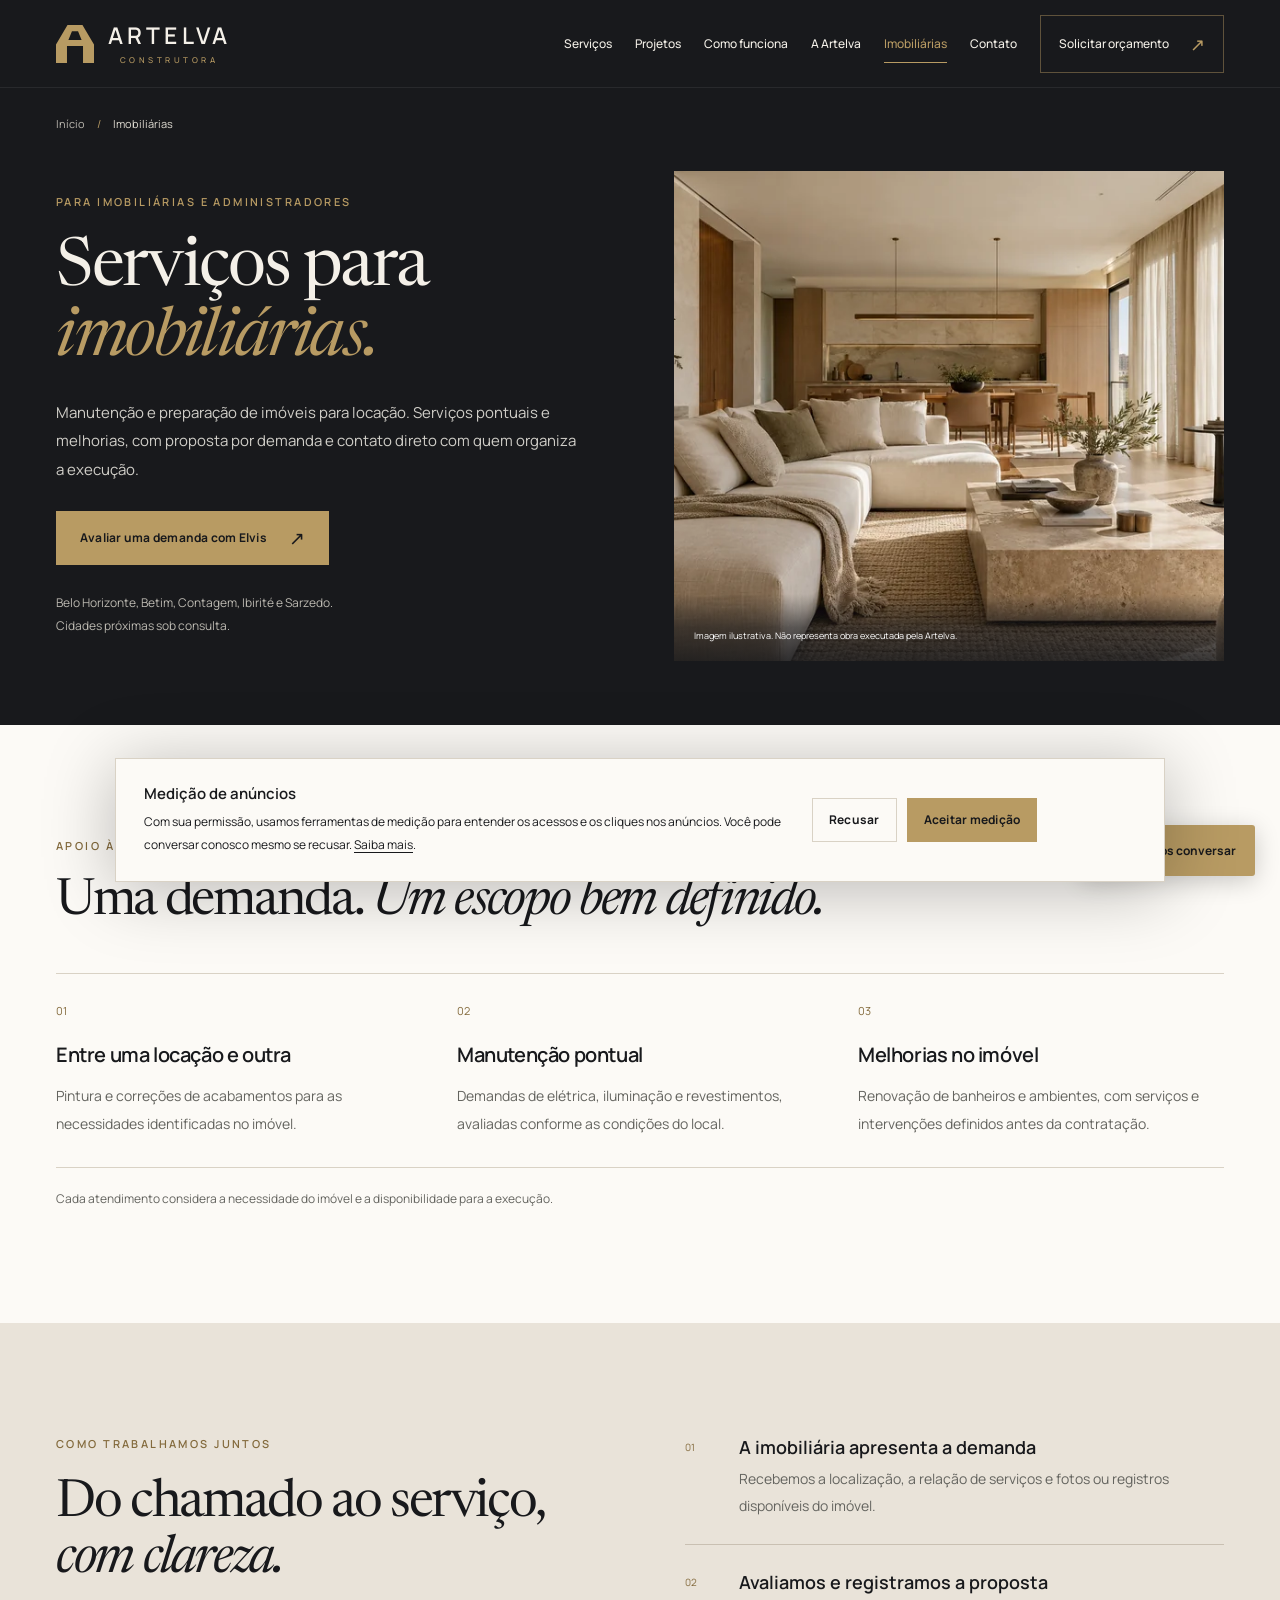
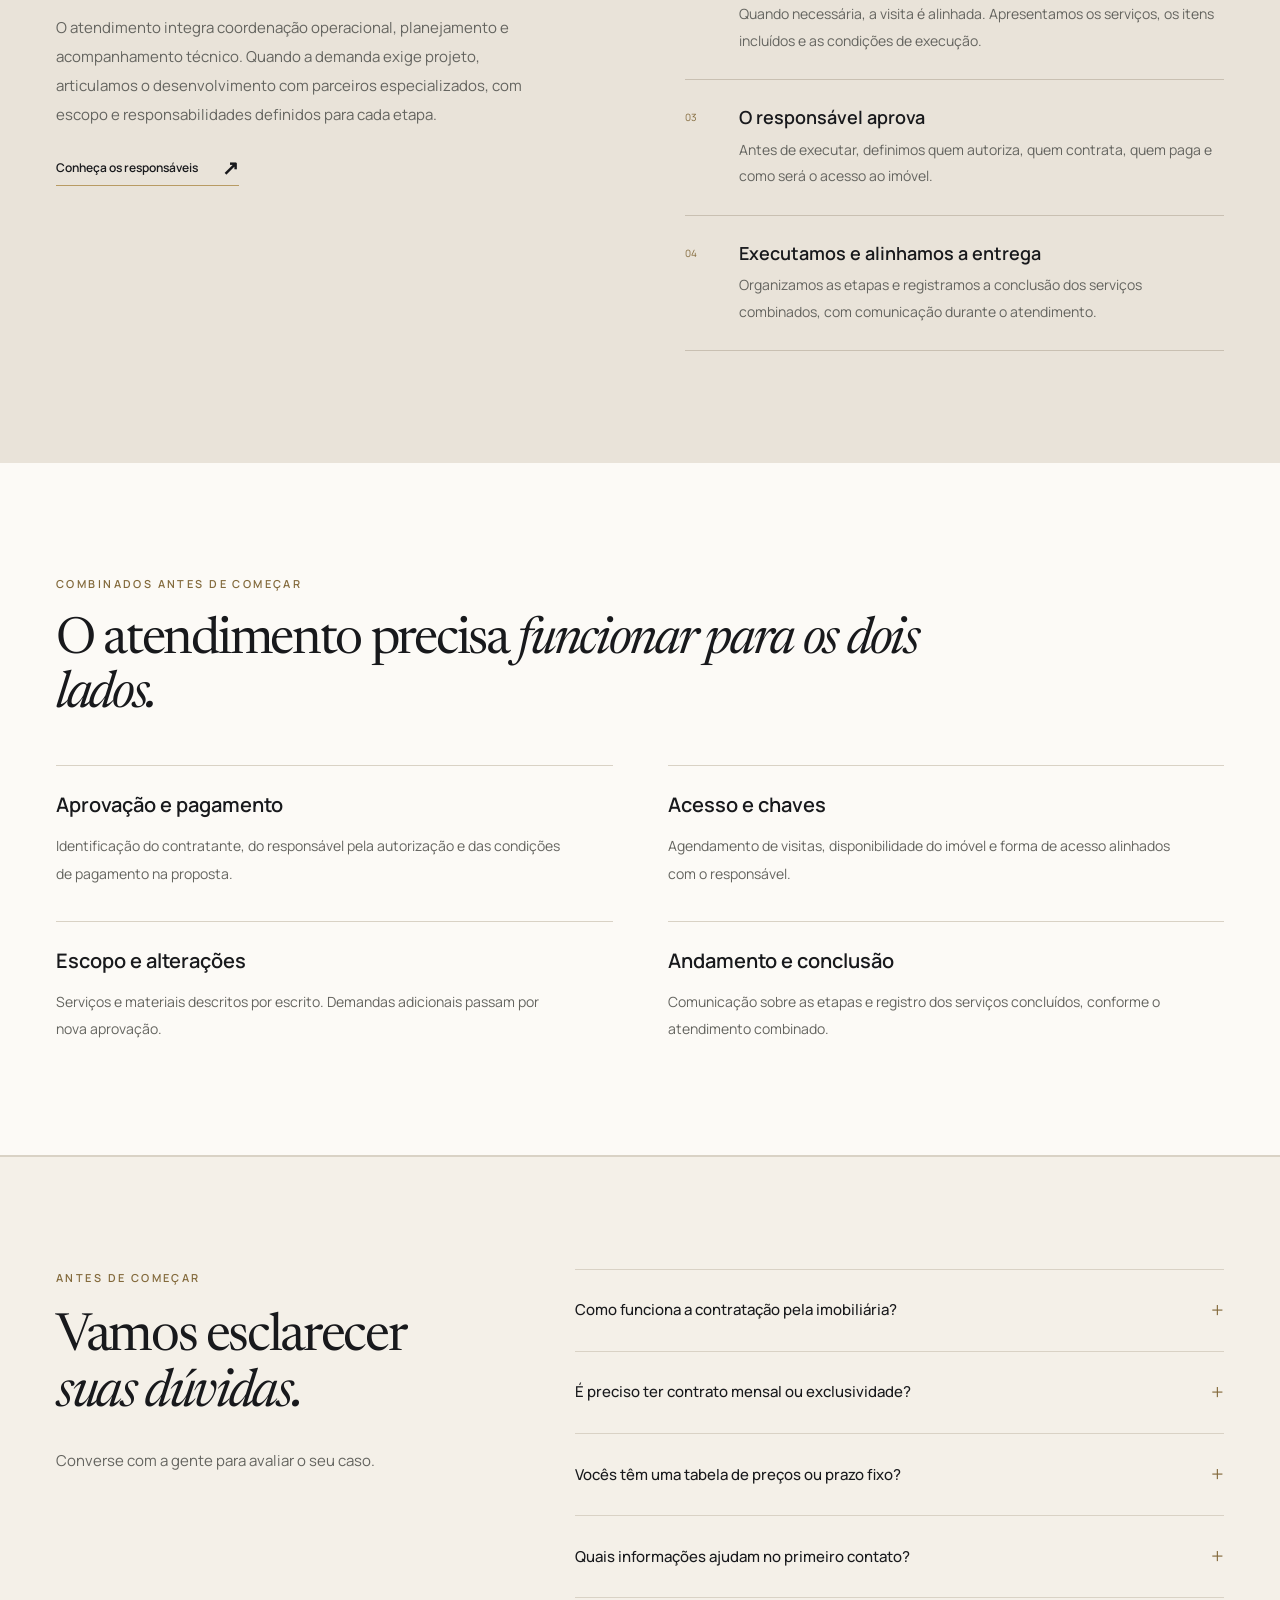
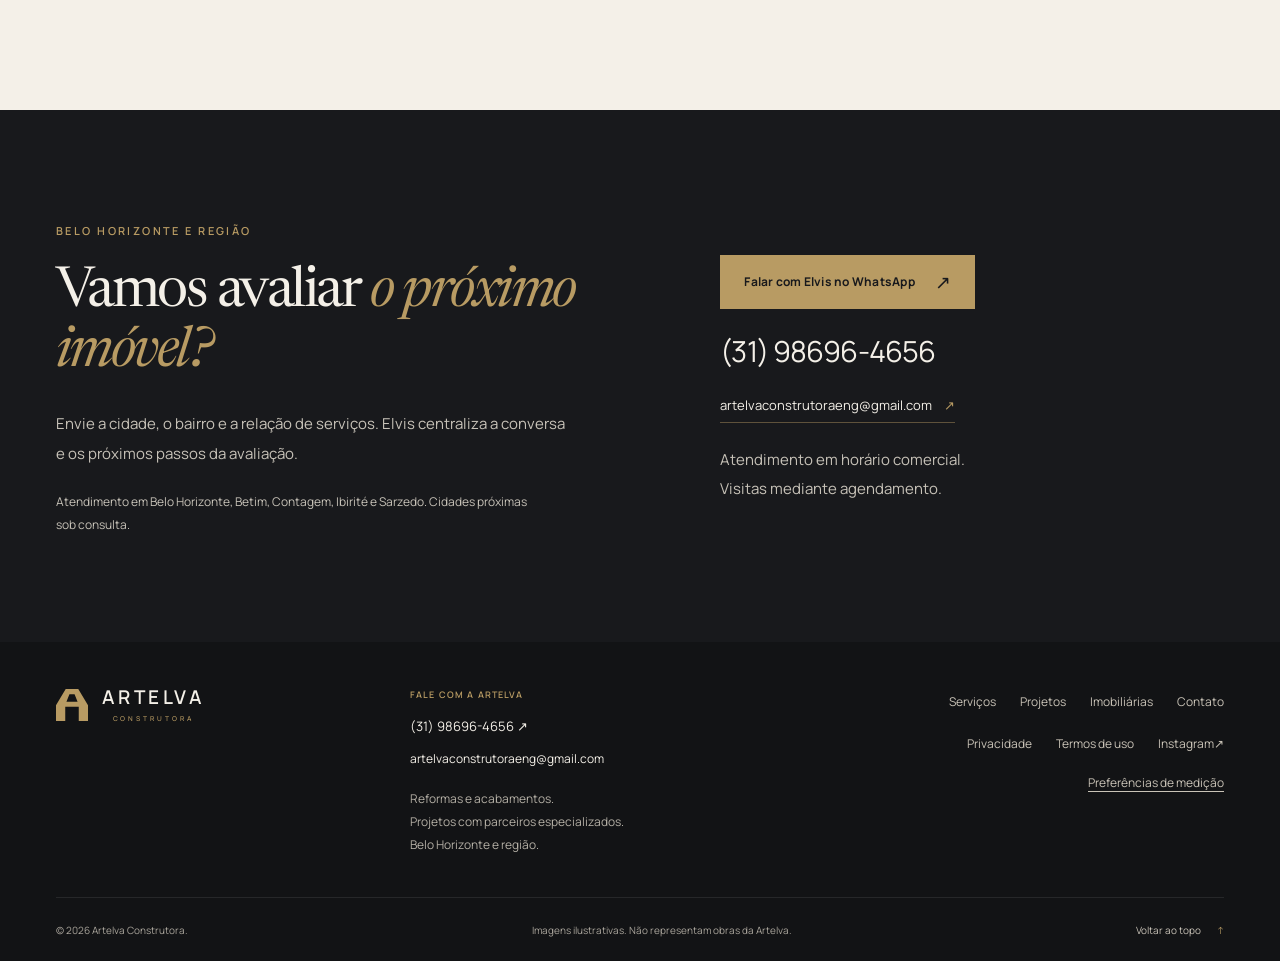
<file: imobiliarias.html>
<!doctype html><html lang="pt-BR"><head>
  <meta charset="utf-8"><meta name="viewport" content="width=device-width,initial-scale=1"><meta name="theme-color" content="#18191c">
  <title>Serviços para imobiliárias em BH e região | Artelva</title><meta name="description" content="Manutenção e preparação de imóveis para locação em BH e região. Pintura, revestimentos, elétrica e melhorias com proposta por demanda. Fale com a Artelva.">
  <link rel="canonical" href="https://artelvaconstrutora.com.br/imobiliarias.html"><meta property="og:type" content="website"><meta property="og:locale" content="pt_BR"><meta property="og:site_name" content="Artelva Construtora"><meta property="og:title" content="Serviços para imobiliárias em BH e região | Artelva"><meta property="og:description" content="Manutenção e preparação de imóveis para locação em BH e região. Pintura, revestimentos, elétrica e melhorias com proposta por demanda. Fale com a Artelva."><meta property="og:url" content="https://artelvaconstrutora.com.br/imobiliarias.html"><meta property="og:image" content="https://artelvaconstrutora.com.br/assets/images/artelva-compartilhamento.png"><meta property="og:image:width" content="1254"><meta property="og:image:height" content="1254"><meta property="og:image:alt" content="Artelva Construtora — reformas e acabamentos em BH e região"><meta name="twitter:card" content="summary"><meta name="twitter:image" content="https://artelvaconstrutora.com.br/assets/images/artelva-compartilhamento.png">
  <link rel="icon" href="./assets/favicon.svg" type="image/svg+xml"><link rel="preload" href="./assets/fonts/manrope.woff2" as="font" type="font/woff2" crossorigin><link rel="preload" href="./assets/fonts/newsreader.woff2" as="font" type="font/woff2" crossorigin>
  <link rel="stylesheet" href="./styles.css?v=20261103-projetos"><script src="./config.js?v=20261121-dominio" defer></script><script src="./script.js?v=20261103-projetos" defer></script>
</head>
<body class="business-page" data-page-path="imobiliarias.html"><a class="skip-link" href="#conteudo">Pular para o conteúdo</a><header class="site-header"><div class="container header-inner">
      <a class="brand" href="./index.html" aria-label="Artelva Construtora, início"><svg class="brand-symbol" viewBox="0 0 100 100" aria-hidden="true"><path fill="currentColor" fill-rule="evenodd" d="M30.3 0H69.6L100 51.1V100H71.1V55.1H28.9V100H0V51.1ZM42 16.3H58L67.4 39.7H32.6Z"/></svg><span class="brand-words"><span>ARTELVA</span><small>CONSTRUTORA</small></span></a>
      <button class="menu-toggle" type="button" aria-expanded="false" aria-controls="navegacao" aria-label="Abrir menu" hidden><span></span><span></span></button>
      <nav class="main-nav" id="navegacao" aria-label="Menu principal"><a href="./index.html#servicos">Serviços</a><a href="./servicos/projetos-parceiros.html">Projetos</a><a href="./index.html#processo">Como funciona</a><a href="./index.html#sobre">A Artelva</a><a href="./imobiliarias.html" aria-current="page">Imobiliárias</a><a href="./index.html#contato">Contato</a><a class="nav-cta" href="https://wa.me/5531986964656?text=Ol%C3%A1%2C%20Elvis%21%20Vim%20pela%20p%C3%A1gina%20de%20imobili%C3%A1rias%20da%20Artelva%20e%20gostaria%20de%20avaliar%20servi%C3%A7os%20para%20um%20im%C3%B3vel." data-whatsapp data-placement="header" data-whatsapp-message="Olá, Elvis! Vim pela página de imobiliárias da Artelva e gostaria de avaliar serviços para um imóvel." target="_blank" rel="noopener noreferrer">Solicitar orçamento <span aria-hidden="true">↗</span></a></nav>
    </div></header><main id="conteudo" tabindex="-1">
<section class="inner-hero" aria-labelledby="page-title"><div class="container"><nav class="breadcrumbs" aria-label="Caminho da página"><a href="./index.html">Início</a><span aria-hidden="true">/</span><span aria-current="page">Imobiliárias</span></nav><div class="inner-hero-grid"><div class="inner-hero-copy"><p class="eyebrow">PARA IMOBILIÁRIAS E ADMINISTRADORES</p><h1 id="page-title">Serviços para <em>imobiliárias.</em></h1><p>Manutenção e preparação de imóveis para locação. Serviços pontuais e melhorias, com proposta por demanda e contato direto com quem organiza a execução.</p><a class="button button-gold" href="https://wa.me/5531986964656?text=Ol%C3%A1%2C%20Elvis%21%20Vim%20pela%20p%C3%A1gina%20de%20imobili%C3%A1rias%20da%20Artelva%20e%20gostaria%20de%20avaliar%20servi%C3%A7os%20para%20um%20im%C3%B3vel." data-whatsapp data-placement="business_hero" data-whatsapp-message="Olá, Elvis! Vim pela página de imobiliárias da Artelva e gostaria de avaliar serviços para um imóvel." target="_blank" rel="noopener noreferrer">Avaliar uma demanda com Elvis <span aria-hidden="true">↗</span></a><p class="inner-hero-region">Belo Horizonte, Betim, Contagem, Ibirité e Sarzedo.<br>Cidades próximas sob consulta.</p></div><figure class="inner-hero-visual"><img src="./assets/images/sala-1600.webp" srcset="./assets/images/sala-800.webp 800w, ./assets/images/sala-1600.webp 1600w" sizes="(max-width: 760px) calc(100vw - 48px), 48vw" width="1536" height="1024" alt="Referência ilustrativa de sala integrada com acabamentos claros e madeira." fetchpriority="high" decoding="async"><figcaption>Imagem ilustrativa. Não representa obra executada pela Artelva.</figcaption></figure></div></div></section>
<section class="section scope-section"><div class="container"><div class="scope-heading"><p class="eyebrow dark-eyebrow">APOIO À ROTINA DOS IMÓVEIS</p><h2>Uma demanda. <em>Um escopo bem definido.</em></h2></div><div class="scope-grid"><article><span aria-hidden="true">01</span><h3>Entre uma locação e outra</h3><p>Pintura e correções de acabamentos para as necessidades identificadas no imóvel.</p></article><article><span aria-hidden="true">02</span><h3>Manutenção pontual</h3><p>Demandas de elétrica, iluminação e revestimentos, avaliadas conforme as condições do local.</p></article><article><span aria-hidden="true">03</span><h3>Melhorias no imóvel</h3><p>Renovação de banheiros e ambientes, com serviços e intervenções definidos antes da contratação.</p></article></div><p class="scope-note">Cada atendimento considera a necessidade do imóvel e a disponibilidade para a execução.</p></div></section>
<section class="section business-workflow"><div class="container assessment-layout"><div><p class="eyebrow dark-eyebrow">COMO TRABALHAMOS JUNTOS</p><h2>Do chamado ao serviço, <em>com clareza.</em></h2><p>O atendimento integra coordenação operacional, planejamento e acompanhamento técnico. Quando a demanda exige projeto, articulamos o desenvolvimento com parceiros especializados, com escopo e responsabilidades definidos para cada etapa.</p><a class="text-link" href="./index.html#sobre">Conheça os responsáveis <span aria-hidden="true">↗</span></a></div><ol class="steps"><li><span aria-hidden="true">01</span><div><h3>A imobiliária apresenta a demanda</h3><p>Recebemos a localização, a relação de serviços e fotos ou registros disponíveis do imóvel.</p></div></li><li><span aria-hidden="true">02</span><div><h3>Avaliamos e registramos a proposta</h3><p>Quando necessária, a visita é alinhada. Apresentamos os serviços, os itens incluídos e as condições de execução.</p></div></li><li><span aria-hidden="true">03</span><div><h3>O responsável aprova</h3><p>Antes de executar, definimos quem autoriza, quem contrata, quem paga e como será o acesso ao imóvel.</p></div></li><li><span aria-hidden="true">04</span><div><h3>Executamos e alinhamos a entrega</h3><p>Organizamos as etapas e registramos a conclusão dos serviços combinados, com comunicação durante o atendimento.</p></div></li></ol></div></section>
<section class="section business-agreements"><div class="container"><div class="scope-heading"><p class="eyebrow dark-eyebrow">COMBINADOS ANTES DE COMEÇAR</p><h2>O atendimento precisa <em>funcionar para os dois lados.</em></h2></div><div class="business-grid"><article><h3>Aprovação e pagamento</h3><p>Identificação do contratante, do responsável pela autorização e das condições de pagamento na proposta.</p></article><article><h3>Acesso e chaves</h3><p>Agendamento de visitas, disponibilidade do imóvel e forma de acesso alinhados com o responsável.</p></article><article><h3>Escopo e alterações</h3><p>Serviços e materiais descritos por escrito. Demandas adicionais passam por nova aprovação.</p></article><article><h3>Andamento e conclusão</h3><p>Comunicação sobre as etapas e registro dos serviços concluídos, conforme o atendimento combinado.</p></article></div></div></section>
<section class="section faq"><div class="container faq-layout"><div class="section-intro"><p class="eyebrow dark-eyebrow">ANTES DE COMEÇAR</p><h2>Vamos esclarecer <em>suas dúvidas.</em></h2><p>Converse com a gente para avaliar o seu caso.</p></div><div class="faq-list"><details><summary>Como funciona a contratação pela imobiliária?<span aria-hidden="true">+</span></summary><p>Avaliamos cada demanda e apresentamos uma proposta. Identificamos antes da execução quem aprova o serviço, quem será o contratante e quem será responsável pelo pagamento.</p></details><details><summary>É preciso ter contrato mensal ou exclusividade?<span aria-hidden="true">+</span></summary><p>A proposta inicial é trabalhar por demanda, com contratação dos serviços aprovados. Condições para atendimentos recorrentes podem ser discutidas conforme a operação e a disponibilidade.</p></details><details><summary>Vocês têm uma tabela de preços ou prazo fixo?<span aria-hidden="true">+</span></summary><p>Os valores dependem dos serviços, do estado do imóvel, dos materiais e das condições de acesso. A previsão de execução é alinhada após a avaliação, sem promessa de atendimento imediato.</p></details><details><summary>Quais informações ajudam no primeiro contato?<span aria-hidden="true">+</span></summary><p>Cidade, bairro, tipo de imóvel, serviços desejados, fotos disponíveis, situação de ocupação e identificação de quem aprova a contratação.</p></details></div></div></section><section class="section contact service-contact" id="contato-direto"><div class="container compact-contact-layout"><div><p class="eyebrow">BELO HORIZONTE E REGIÃO</p><h2>Vamos avaliar <em>o próximo imóvel?</em></h2><p>Envie a cidade, o bairro e a relação de serviços. Elvis centraliza a conversa e os próximos passos da avaliação.</p><p class="service-contact-area" data-region>Atendimento em Belo Horizonte, Betim, Contagem, Ibirité e Sarzedo. Cidades próximas sob consulta.</p></div><div class="compact-contact-actions"><a class="button button-gold" href="https://wa.me/5531986964656?text=Ol%C3%A1%2C%20Elvis%21%20Vim%20pela%20p%C3%A1gina%20de%20imobili%C3%A1rias%20da%20Artelva%20e%20gostaria%20de%20avaliar%20servi%C3%A7os%20para%20um%20im%C3%B3vel." data-whatsapp data-placement="page_contact" data-whatsapp-message="Olá, Elvis! Vim pela página de imobiliárias da Artelva e gostaria de avaliar serviços para um imóvel." target="_blank" rel="noopener noreferrer">Falar com Elvis no WhatsApp <span aria-hidden="true">↗</span></a><a class="compact-phone" href="https://wa.me/5531986964656" data-whatsapp data-whatsapp-service="" data-whatsapp-message="Olá, Elvis! Vim pela página de imobiliárias da Artelva e gostaria de avaliar serviços para um imóvel." data-placement="page_phone" target="_blank" rel="noopener noreferrer"><span data-phone-display>(31) 98696-4656</span></a><a class="contact-email" href="mailto:artelvaconstrutoraeng@gmail.com" data-email data-placement="page_email"><span data-email-display>artelvaconstrutoraeng@gmail.com</span><span aria-hidden="true">↗</span></a><p>Atendimento em horário comercial.<br>Visitas mediante agendamento.</p></div></div></section></main><footer class="site-footer"><div class="container footer-main">
      <a class="brand" href="./index.html" aria-label="Artelva Construtora, início"><svg class="brand-symbol" viewBox="0 0 100 100" aria-hidden="true"><path fill="currentColor" fill-rule="evenodd" d="M30.3 0H69.6L100 51.1V100H71.1V55.1H28.9V100H0V51.1ZM42 16.3H58L67.4 39.7H32.6Z"/></svg><span class="brand-words"><span>ARTELVA</span><small>CONSTRUTORA</small></span></a>
      <div class="footer-contact"><p>FALE COM A ARTELVA</p><a class="" href="https://wa.me/5531986964656?text=Ol%C3%A1%2C%20Elvis%21%20Vim%20pela%20p%C3%A1gina%20de%20imobili%C3%A1rias%20da%20Artelva%20e%20gostaria%20de%20avaliar%20servi%C3%A7os%20para%20um%20im%C3%B3vel." data-whatsapp data-placement="footer_phone" data-whatsapp-message="Olá, Elvis! Vim pela página de imobiliárias da Artelva e gostaria de avaliar serviços para um imóvel." target="_blank" rel="noopener noreferrer"><span data-phone-display>(31) 98696-4656</span> <span aria-hidden="true">↗</span></a><a class="footer-email" href="mailto:artelvaconstrutoraeng@gmail.com" data-email data-placement="footer_email"><span data-email-display>artelvaconstrutoraeng@gmail.com</span></a><span>Reformas e acabamentos.<br>Projetos com parceiros especializados.<br>Belo Horizonte e região.</span></div>
      <div class="footer-links"><a href="./index.html#servicos">Serviços</a><a href="./servicos/projetos-parceiros.html">Projetos</a><a href="./imobiliarias.html">Imobiliárias</a><a href="./index.html#contato">Contato</a><a href="./privacidade.html">Privacidade</a><a href="./termos.html">Termos de uso</a><a href="https://www.instagram.com/artelvaconstrutora/" data-instagram target="_blank" rel="noopener noreferrer">Instagram <span aria-hidden="true">↗</span></a><button type="button" class="text-button" data-consent-settings hidden>Preferências de medição</button></div>
    </div><div class="container footer-bottom"><p>© <span data-year>2026</span> Artelva Construtora.</p><p>Imagens ilustrativas. Não representam obras da Artelva.</p><a href="#conteudo">Voltar ao topo <span aria-hidden="true">↑</span></a></div></footer><a class="floating-whatsapp" href="https://wa.me/5531986964656?text=Ol%C3%A1%2C%20Elvis%21%20Vim%20pela%20p%C3%A1gina%20de%20imobili%C3%A1rias%20da%20Artelva%20e%20gostaria%20de%20avaliar%20servi%C3%A7os%20para%20um%20im%C3%B3vel." aria-label="Conversar com a Artelva no WhatsApp" data-whatsapp data-placement="floating" data-whatsapp-message="Olá, Elvis! Vim pela página de imobiliárias da Artelva e gostaria de avaliar serviços para um imóvel." target="_blank" rel="noopener noreferrer"><svg viewBox="0 0 24 24" fill="none" stroke="currentColor" stroke-width="1.5" aria-hidden="true"><path d="M21 11.6a9 9 0 0 1-13.4 7.8L3 21l1.5-4.6A9 9 0 1 1 21 11.6Z"/><path d="M8.4 7.5c.5 3.9 3.2 6.8 7.3 7.7l1.2-2.2-2.5-1.3-1 1.1a7.2 7.2 0 0 1-3-3.1l1-1-1.3-2.4Z"/></svg><span>Vamos conversar</span></a><section class="consent-banner" id="consent-banner" aria-labelledby="consent-title" hidden><div><h2 id="consent-title">Medição de anúncios</h2><p>Com sua permissão, usamos ferramentas de medição para entender os acessos e os cliques nos anúncios. Você pode conversar conosco mesmo se recusar. <a href="./privacidade.html">Saiba mais</a>.</p></div><div class="consent-actions"><button type="button" class="button button-outline" data-consent="denied">Recusar</button><button type="button" class="button button-gold" data-consent="granted">Aceitar medição</button></div></section></body></html>
</file>
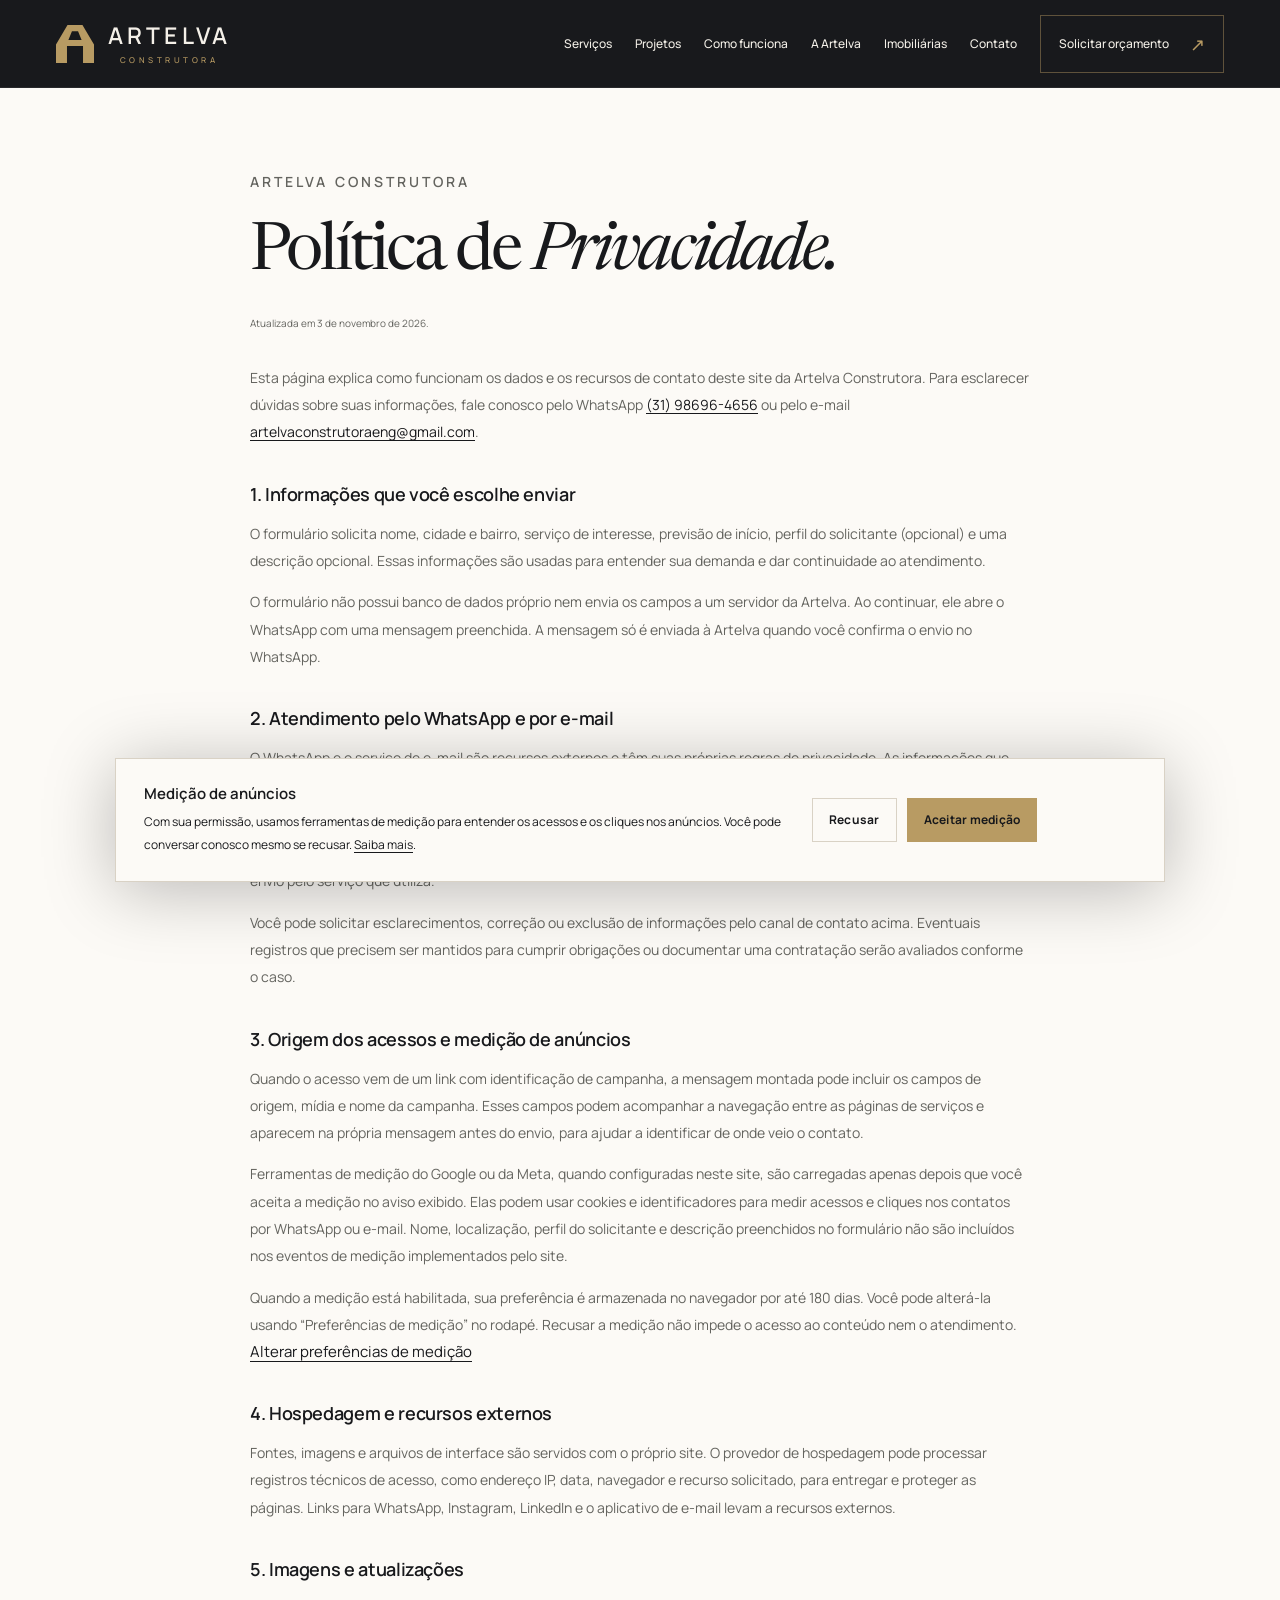
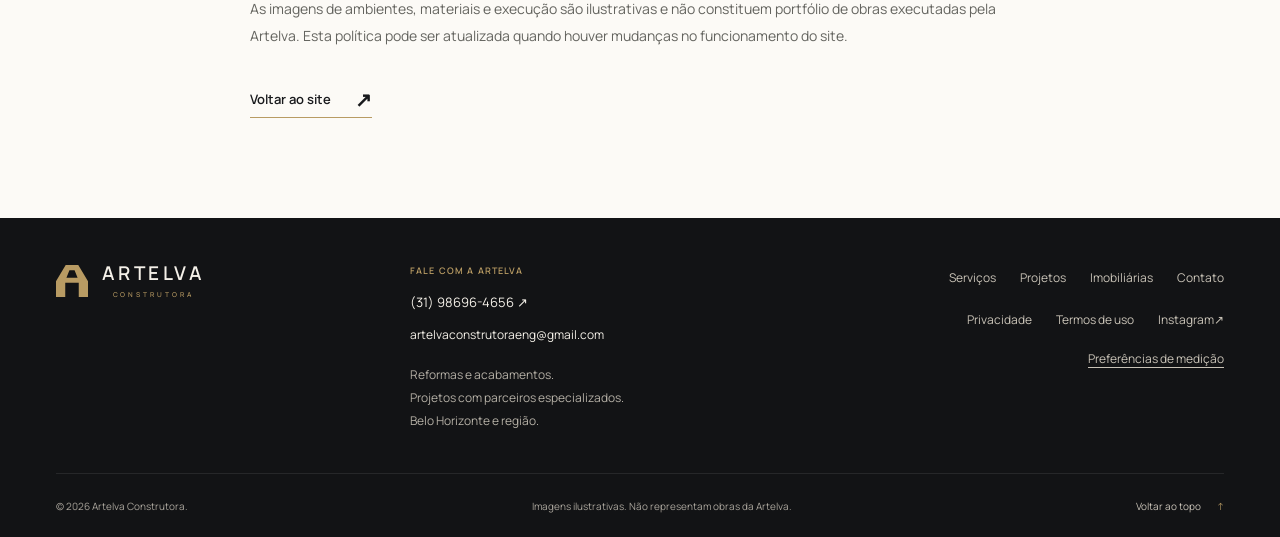
<file: privacidade.html>
<!doctype html><html lang="pt-BR"><head>
  <meta charset="utf-8"><meta name="viewport" content="width=device-width,initial-scale=1"><meta name="theme-color" content="#18191c">
  <title>Privacidade | Artelva Construtora</title><meta name="description" content="Como as informações de contato são utilizadas no site da Artelva Construtora."><meta name="robots" content="noindex,follow">
  <link rel="canonical" href="https://artelvaconstrutora.com.br/privacidade.html"><meta property="og:type" content="website"><meta property="og:locale" content="pt_BR"><meta property="og:site_name" content="Artelva Construtora"><meta property="og:title" content="Privacidade | Artelva Construtora"><meta property="og:description" content="Como as informações de contato são utilizadas no site da Artelva Construtora."><meta property="og:url" content="https://artelvaconstrutora.com.br/privacidade.html"><meta property="og:image" content="https://artelvaconstrutora.com.br/assets/images/artelva-compartilhamento.png"><meta property="og:image:width" content="1254"><meta property="og:image:height" content="1254"><meta property="og:image:alt" content="Artelva Construtora — reformas e acabamentos em BH e região"><meta name="twitter:card" content="summary"><meta name="twitter:image" content="https://artelvaconstrutora.com.br/assets/images/artelva-compartilhamento.png">
  <link rel="icon" href="./assets/favicon.svg" type="image/svg+xml"><link rel="preload" href="./assets/fonts/manrope.woff2" as="font" type="font/woff2" crossorigin><link rel="preload" href="./assets/fonts/newsreader.woff2" as="font" type="font/woff2" crossorigin>
  <link rel="stylesheet" href="./styles.css?v=20261103-projetos"><script src="./config.js?v=20261121-dominio" defer></script><script src="./script.js?v=20261103-projetos" defer></script>
</head><body class="privacy-page" data-page-path="privacidade.html"><a class="skip-link" href="#conteudo">Pular para o conteúdo</a><header class="site-header"><div class="container header-inner">
      <a class="brand" href="./index.html" aria-label="Artelva Construtora, início"><svg class="brand-symbol" viewBox="0 0 100 100" aria-hidden="true"><path fill="currentColor" fill-rule="evenodd" d="M30.3 0H69.6L100 51.1V100H71.1V55.1H28.9V100H0V51.1ZM42 16.3H58L67.4 39.7H32.6Z"/></svg><span class="brand-words"><span>ARTELVA</span><small>CONSTRUTORA</small></span></a>
      <button class="menu-toggle" type="button" aria-expanded="false" aria-controls="navegacao" aria-label="Abrir menu" hidden><span></span><span></span></button>
      <nav class="main-nav" id="navegacao" aria-label="Menu principal"><a href="./index.html#servicos">Serviços</a><a href="./servicos/projetos-parceiros.html">Projetos</a><a href="./index.html#processo">Como funciona</a><a href="./index.html#sobre">A Artelva</a><a href="./imobiliarias.html">Imobiliárias</a><a href="./index.html#contato">Contato</a><a class="nav-cta" href="https://wa.me/5531986964656?text=Ol%C3%A1%21%20Vim%20pelo%20site%20da%20Artelva%20e%20gostaria%20de%20solicitar%20um%20or%C3%A7amento%20para%20um%20servi%C3%A7o." data-whatsapp data-placement="header" target="_blank" rel="noopener noreferrer">Solicitar orçamento <span aria-hidden="true">↗</span></a></nav>
    </div></header><main class="privacy-main" id="conteudo" tabindex="-1"><article class="privacy-content">
    <p class="eyebrow dark-eyebrow">ARTELVA CONSTRUTORA</p><h1>Política de <em>Privacidade.</em></h1>
    <p class="privacy-date">Atualizada em 3 de novembro de 2026.</p>
    <p>Esta página explica como funcionam os dados e os recursos de contato deste site da Artelva Construtora. Para esclarecer dúvidas sobre suas informações, fale conosco pelo WhatsApp <a href="https://wa.me/5531986964656" data-whatsapp data-placement="privacy_contact" target="_blank" rel="noopener noreferrer"><span data-phone-display>(31) 98696-4656</span></a> ou pelo e-mail <a href="mailto:artelvaconstrutoraeng@gmail.com" data-email data-placement="privacy_email"><span data-email-display>artelvaconstrutoraeng@gmail.com</span></a>.</p>
    <h2>1. Informações que você escolhe enviar</h2>
    <p>O formulário solicita nome, cidade e bairro, serviço de interesse, previsão de início, perfil do solicitante (opcional) e uma descrição opcional. Essas informações são usadas para entender sua demanda e dar continuidade ao atendimento.</p>
    <p>O formulário não possui banco de dados próprio nem envia os campos a um servidor da Artelva. Ao continuar, ele abre o WhatsApp com uma mensagem preenchida. A mensagem só é enviada à Artelva quando você confirma o envio no WhatsApp.</p>
    <h2>2. Atendimento pelo WhatsApp e por e-mail</h2>
    <p>O WhatsApp e o serviço de e-mail são recursos externos e têm suas próprias regras de privacidade. As informações que você escolhe enviar passam a integrar o histórico de atendimento da Artelva, utilizado para avaliar o serviço, preparar propostas e conduzir a relação com o cliente.</p>
    <p>Os links de e-mail abrem seu aplicativo de mensagens. O site não envia e-mails automaticamente; você revisa e confirma o envio pelo serviço que utiliza.</p>
    <p>Você pode solicitar esclarecimentos, correção ou exclusão de informações pelo canal de contato acima. Eventuais registros que precisem ser mantidos para cumprir obrigações ou documentar uma contratação serão avaliados conforme o caso.</p>
    <h2>3. Origem dos acessos e medição de anúncios</h2>
    <p>Quando o acesso vem de um link com identificação de campanha, a mensagem montada pode incluir os campos de origem, mídia e nome da campanha. Esses campos podem acompanhar a navegação entre as páginas de serviços e aparecem na própria mensagem antes do envio, para ajudar a identificar de onde veio o contato.</p>
    <p>Ferramentas de medição do Google ou da Meta, quando configuradas neste site, são carregadas apenas depois que você aceita a medição no aviso exibido. Elas podem usar cookies e identificadores para medir acessos e cliques nos contatos por WhatsApp ou e-mail. Nome, localização, perfil do solicitante e descrição preenchidos no formulário não são incluídos nos eventos de medição implementados pelo site.</p>
    <p>Quando a medição está habilitada, sua preferência é armazenada no navegador por até 180 dias. Você pode alterá-la usando “Preferências de medição” no rodapé. Recusar a medição não impede o acesso ao conteúdo nem o atendimento.</p>
    <button class="text-button" type="button" data-consent-settings hidden>Alterar preferências de medição</button>
    <h2>4. Hospedagem e recursos externos</h2>
    <p>Fontes, imagens e arquivos de interface são servidos com o próprio site. O provedor de hospedagem pode processar registros técnicos de acesso, como endereço IP, data, navegador e recurso solicitado, para entregar e proteger as páginas. Links para WhatsApp, Instagram, LinkedIn e o aplicativo de e-mail levam a recursos externos.</p>
    <h2>5. Imagens e atualizações</h2>
    <p>As imagens de ambientes, materiais e execução são ilustrativas e não constituem portfólio de obras executadas pela Artelva. Esta política pode ser atualizada quando houver mudanças no funcionamento do site.</p>
    <a class="text-link" href="./index.html">Voltar ao site <span aria-hidden="true">↗</span></a>
  </article></main><footer class="site-footer"><div class="container footer-main">
      <a class="brand" href="./index.html" aria-label="Artelva Construtora, início"><svg class="brand-symbol" viewBox="0 0 100 100" aria-hidden="true"><path fill="currentColor" fill-rule="evenodd" d="M30.3 0H69.6L100 51.1V100H71.1V55.1H28.9V100H0V51.1ZM42 16.3H58L67.4 39.7H32.6Z"/></svg><span class="brand-words"><span>ARTELVA</span><small>CONSTRUTORA</small></span></a>
      <div class="footer-contact"><p>FALE COM A ARTELVA</p><a class="" href="https://wa.me/5531986964656?text=Ol%C3%A1%21%20Vim%20pelo%20site%20da%20Artelva%20e%20gostaria%20de%20solicitar%20um%20or%C3%A7amento%20para%20um%20servi%C3%A7o." data-whatsapp data-placement="footer_phone" target="_blank" rel="noopener noreferrer"><span data-phone-display>(31) 98696-4656</span> <span aria-hidden="true">↗</span></a><a class="footer-email" href="mailto:artelvaconstrutoraeng@gmail.com" data-email data-placement="footer_email"><span data-email-display>artelvaconstrutoraeng@gmail.com</span></a><span>Reformas e acabamentos.<br>Projetos com parceiros especializados.<br>Belo Horizonte e região.</span></div>
      <div class="footer-links"><a href="./index.html#servicos">Serviços</a><a href="./servicos/projetos-parceiros.html">Projetos</a><a href="./imobiliarias.html">Imobiliárias</a><a href="./index.html#contato">Contato</a><a href="./privacidade.html">Privacidade</a><a href="./termos.html">Termos de uso</a><a href="https://www.instagram.com/artelvaconstrutora/" data-instagram target="_blank" rel="noopener noreferrer">Instagram <span aria-hidden="true">↗</span></a><button type="button" class="text-button" data-consent-settings hidden>Preferências de medição</button></div>
    </div><div class="container footer-bottom"><p>© <span data-year>2026</span> Artelva Construtora.</p><p>Imagens ilustrativas. Não representam obras da Artelva.</p><a href="#conteudo">Voltar ao topo <span aria-hidden="true">↑</span></a></div></footer><section class="consent-banner" id="consent-banner" aria-labelledby="consent-title" hidden><div><h2 id="consent-title">Medição de anúncios</h2><p>Com sua permissão, usamos ferramentas de medição para entender os acessos e os cliques nos anúncios. Você pode conversar conosco mesmo se recusar. <a href="./privacidade.html">Saiba mais</a>.</p></div><div class="consent-actions"><button type="button" class="button button-outline" data-consent="denied">Recusar</button><button type="button" class="button button-gold" data-consent="granted">Aceitar medição</button></div></section></body></html>
</file>
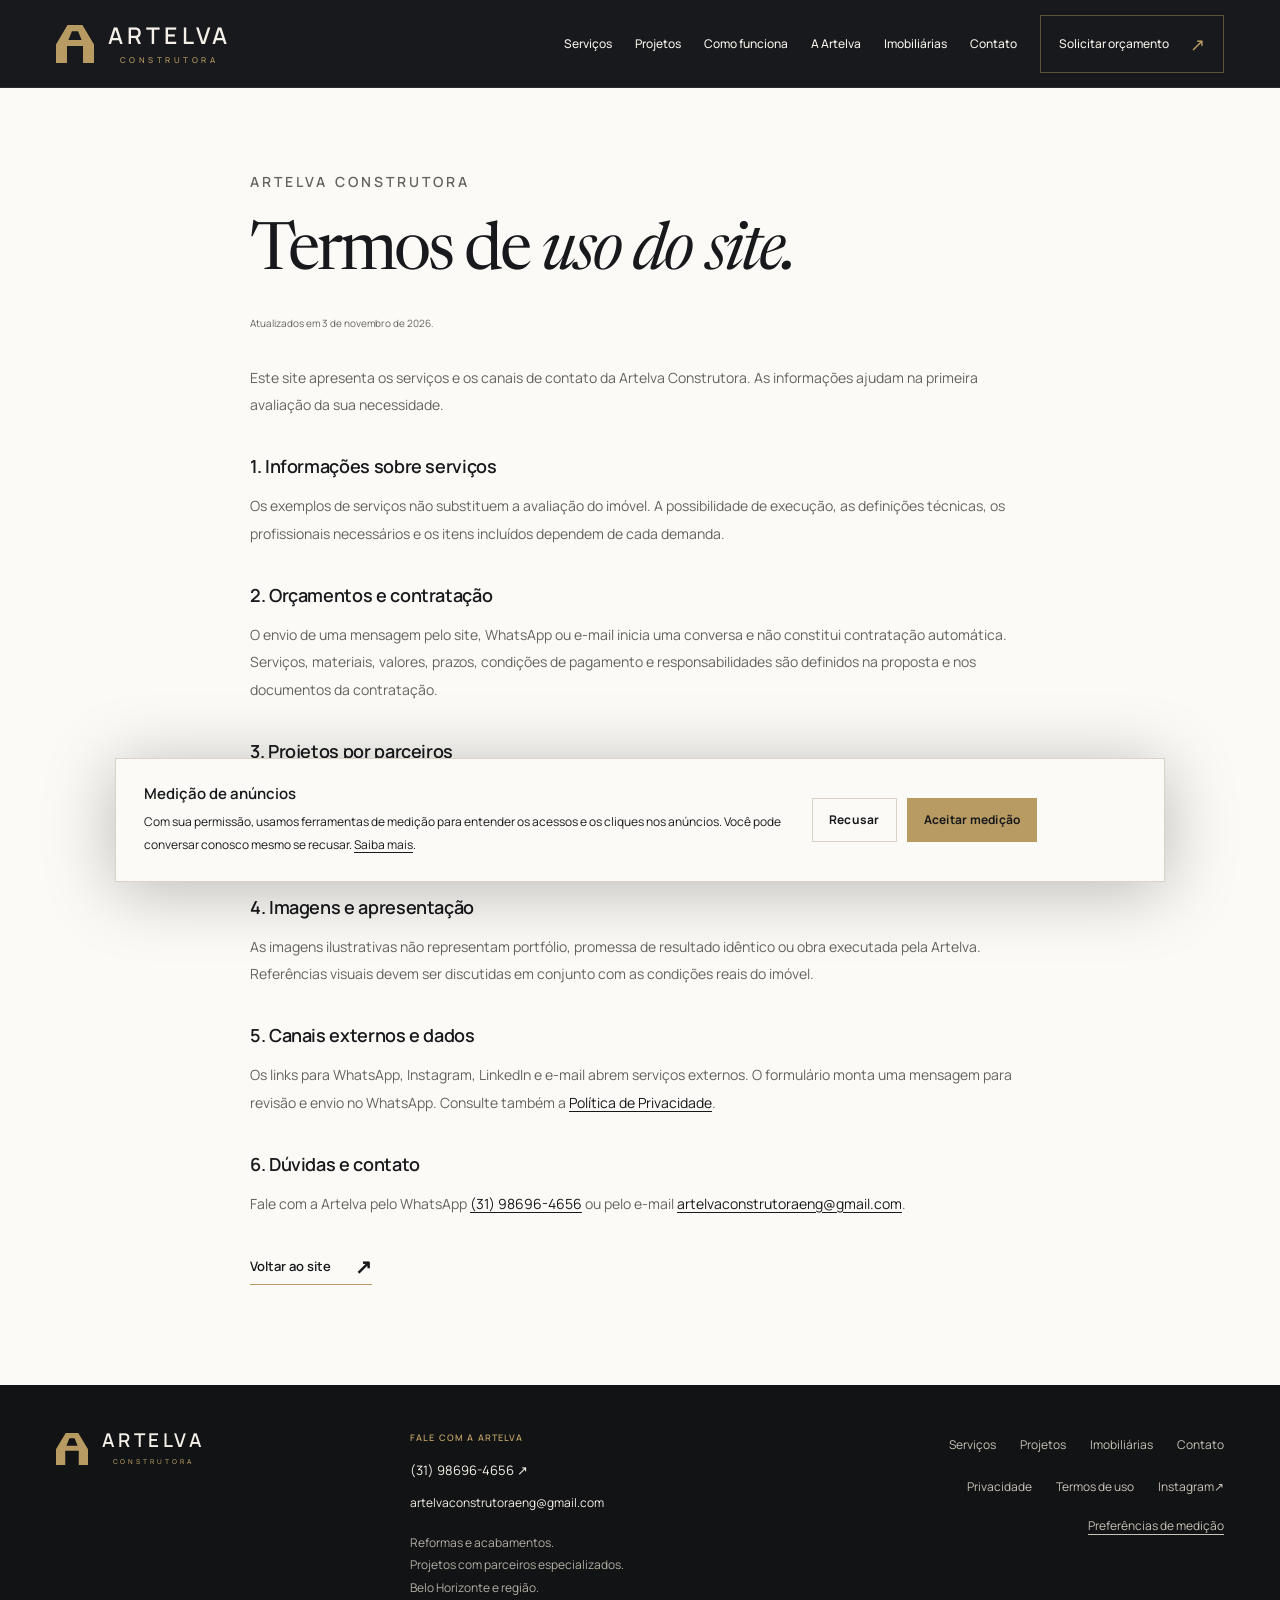
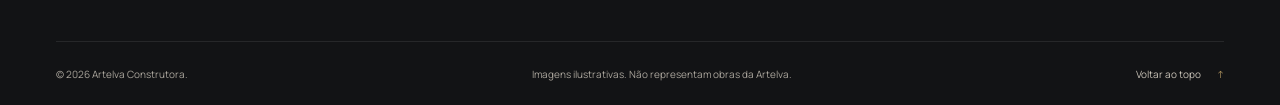
<file: termos.html>
<!doctype html><html lang="pt-BR"><head>
  <meta charset="utf-8"><meta name="viewport" content="width=device-width,initial-scale=1"><meta name="theme-color" content="#18191c">
  <title>Termos de uso | Artelva Construtora</title><meta name="description" content="Informações sobre o uso do site, apresentação dos serviços e canais de contato da Artelva Construtora."><meta name="robots" content="noindex,follow">
  <link rel="canonical" href="https://artelvaconstrutora.com.br/termos.html"><meta property="og:type" content="website"><meta property="og:locale" content="pt_BR"><meta property="og:site_name" content="Artelva Construtora"><meta property="og:title" content="Termos de uso | Artelva Construtora"><meta property="og:description" content="Informações sobre o uso do site, apresentação dos serviços e canais de contato da Artelva Construtora."><meta property="og:url" content="https://artelvaconstrutora.com.br/termos.html"><meta property="og:image" content="https://artelvaconstrutora.com.br/assets/images/artelva-compartilhamento.png"><meta property="og:image:width" content="1254"><meta property="og:image:height" content="1254"><meta property="og:image:alt" content="Artelva Construtora — reformas e acabamentos em BH e região"><meta name="twitter:card" content="summary"><meta name="twitter:image" content="https://artelvaconstrutora.com.br/assets/images/artelva-compartilhamento.png">
  <link rel="icon" href="./assets/favicon.svg" type="image/svg+xml"><link rel="preload" href="./assets/fonts/manrope.woff2" as="font" type="font/woff2" crossorigin><link rel="preload" href="./assets/fonts/newsreader.woff2" as="font" type="font/woff2" crossorigin>
  <link rel="stylesheet" href="./styles.css?v=20261103-projetos"><script src="./config.js?v=20261121-dominio" defer></script><script src="./script.js?v=20261103-projetos" defer></script>
</head><body class="privacy-page" data-page-path="termos.html"><a class="skip-link" href="#conteudo">Pular para o conteúdo</a><header class="site-header"><div class="container header-inner">
      <a class="brand" href="./index.html" aria-label="Artelva Construtora, início"><svg class="brand-symbol" viewBox="0 0 100 100" aria-hidden="true"><path fill="currentColor" fill-rule="evenodd" d="M30.3 0H69.6L100 51.1V100H71.1V55.1H28.9V100H0V51.1ZM42 16.3H58L67.4 39.7H32.6Z"/></svg><span class="brand-words"><span>ARTELVA</span><small>CONSTRUTORA</small></span></a>
      <button class="menu-toggle" type="button" aria-expanded="false" aria-controls="navegacao" aria-label="Abrir menu" hidden><span></span><span></span></button>
      <nav class="main-nav" id="navegacao" aria-label="Menu principal"><a href="./index.html#servicos">Serviços</a><a href="./servicos/projetos-parceiros.html">Projetos</a><a href="./index.html#processo">Como funciona</a><a href="./index.html#sobre">A Artelva</a><a href="./imobiliarias.html">Imobiliárias</a><a href="./index.html#contato">Contato</a><a class="nav-cta" href="https://wa.me/5531986964656?text=Ol%C3%A1%21%20Vim%20pelo%20site%20da%20Artelva%20e%20gostaria%20de%20solicitar%20um%20or%C3%A7amento%20para%20um%20servi%C3%A7o." data-whatsapp data-placement="header" target="_blank" rel="noopener noreferrer">Solicitar orçamento <span aria-hidden="true">↗</span></a></nav>
    </div></header><main class="privacy-main" id="conteudo" tabindex="-1"><article class="privacy-content"><p class="eyebrow dark-eyebrow">ARTELVA CONSTRUTORA</p><h1>Termos de <em>uso do site.</em></h1><p class="privacy-date">Atualizados em 3 de novembro de 2026.</p><p>Este site apresenta os serviços e os canais de contato da Artelva Construtora. As informações ajudam na primeira avaliação da sua necessidade.</p><h2>1. Informações sobre serviços</h2><p>Os exemplos de serviços não substituem a avaliação do imóvel. A possibilidade de execução, as definições técnicas, os profissionais necessários e os itens incluídos dependem de cada demanda.</p><h2>2. Orçamentos e contratação</h2><p>O envio de uma mensagem pelo site, WhatsApp ou e-mail inicia uma conversa e não constitui contratação automática. Serviços, materiais, valores, prazos, condições de pagamento e responsabilidades são definidos na proposta e nos documentos da contratação.</p><h2>3. Projetos por parceiros</h2><p>Os projetos de arquitetura e complementares são desenvolvidos por profissionais parceiros habilitados, conforme o escopo contratado. A proposta identifica as disciplinas, as entregas, os valores e os responsáveis por projeto e execução. Projetos não estão incluídos automaticamente em toda reforma.</p><h2>4. Imagens e apresentação</h2><p>As imagens ilustrativas não representam portfólio, promessa de resultado idêntico ou obra executada pela Artelva. Referências visuais devem ser discutidas em conjunto com as condições reais do imóvel.</p><h2>5. Canais externos e dados</h2><p>Os links para WhatsApp, Instagram, LinkedIn e e-mail abrem serviços externos. O formulário monta uma mensagem para revisão e envio no WhatsApp. Consulte também a <a href="./privacidade.html">Política de Privacidade</a>.</p><h2>6. Dúvidas e contato</h2><p>Fale com a Artelva pelo WhatsApp <a href="https://wa.me/5531986964656" data-whatsapp data-placement="terms_phone" target="_blank" rel="noopener noreferrer"><span data-phone-display>(31) 98696-4656</span></a> ou pelo e-mail <a href="mailto:artelvaconstrutoraeng@gmail.com" data-email data-placement="terms_email"><span data-email-display>artelvaconstrutoraeng@gmail.com</span></a>.</p><a class="text-link" href="./index.html">Voltar ao site <span aria-hidden="true">↗</span></a></article></main><footer class="site-footer"><div class="container footer-main">
      <a class="brand" href="./index.html" aria-label="Artelva Construtora, início"><svg class="brand-symbol" viewBox="0 0 100 100" aria-hidden="true"><path fill="currentColor" fill-rule="evenodd" d="M30.3 0H69.6L100 51.1V100H71.1V55.1H28.9V100H0V51.1ZM42 16.3H58L67.4 39.7H32.6Z"/></svg><span class="brand-words"><span>ARTELVA</span><small>CONSTRUTORA</small></span></a>
      <div class="footer-contact"><p>FALE COM A ARTELVA</p><a class="" href="https://wa.me/5531986964656?text=Ol%C3%A1%21%20Vim%20pelo%20site%20da%20Artelva%20e%20gostaria%20de%20solicitar%20um%20or%C3%A7amento%20para%20um%20servi%C3%A7o." data-whatsapp data-placement="footer_phone" target="_blank" rel="noopener noreferrer"><span data-phone-display>(31) 98696-4656</span> <span aria-hidden="true">↗</span></a><a class="footer-email" href="mailto:artelvaconstrutoraeng@gmail.com" data-email data-placement="footer_email"><span data-email-display>artelvaconstrutoraeng@gmail.com</span></a><span>Reformas e acabamentos.<br>Projetos com parceiros especializados.<br>Belo Horizonte e região.</span></div>
      <div class="footer-links"><a href="./index.html#servicos">Serviços</a><a href="./servicos/projetos-parceiros.html">Projetos</a><a href="./imobiliarias.html">Imobiliárias</a><a href="./index.html#contato">Contato</a><a href="./privacidade.html">Privacidade</a><a href="./termos.html">Termos de uso</a><a href="https://www.instagram.com/artelvaconstrutora/" data-instagram target="_blank" rel="noopener noreferrer">Instagram <span aria-hidden="true">↗</span></a><button type="button" class="text-button" data-consent-settings hidden>Preferências de medição</button></div>
    </div><div class="container footer-bottom"><p>© <span data-year>2026</span> Artelva Construtora.</p><p>Imagens ilustrativas. Não representam obras da Artelva.</p><a href="#conteudo">Voltar ao topo <span aria-hidden="true">↑</span></a></div></footer><section class="consent-banner" id="consent-banner" aria-labelledby="consent-title" hidden><div><h2 id="consent-title">Medição de anúncios</h2><p>Com sua permissão, usamos ferramentas de medição para entender os acessos e os cliques nos anúncios. Você pode conversar conosco mesmo se recusar. <a href="./privacidade.html">Saiba mais</a>.</p></div><div class="consent-actions"><button type="button" class="button button-outline" data-consent="denied">Recusar</button><button type="button" class="button button-gold" data-consent="granted">Aceitar medição</button></div></section></body></html>
</file>
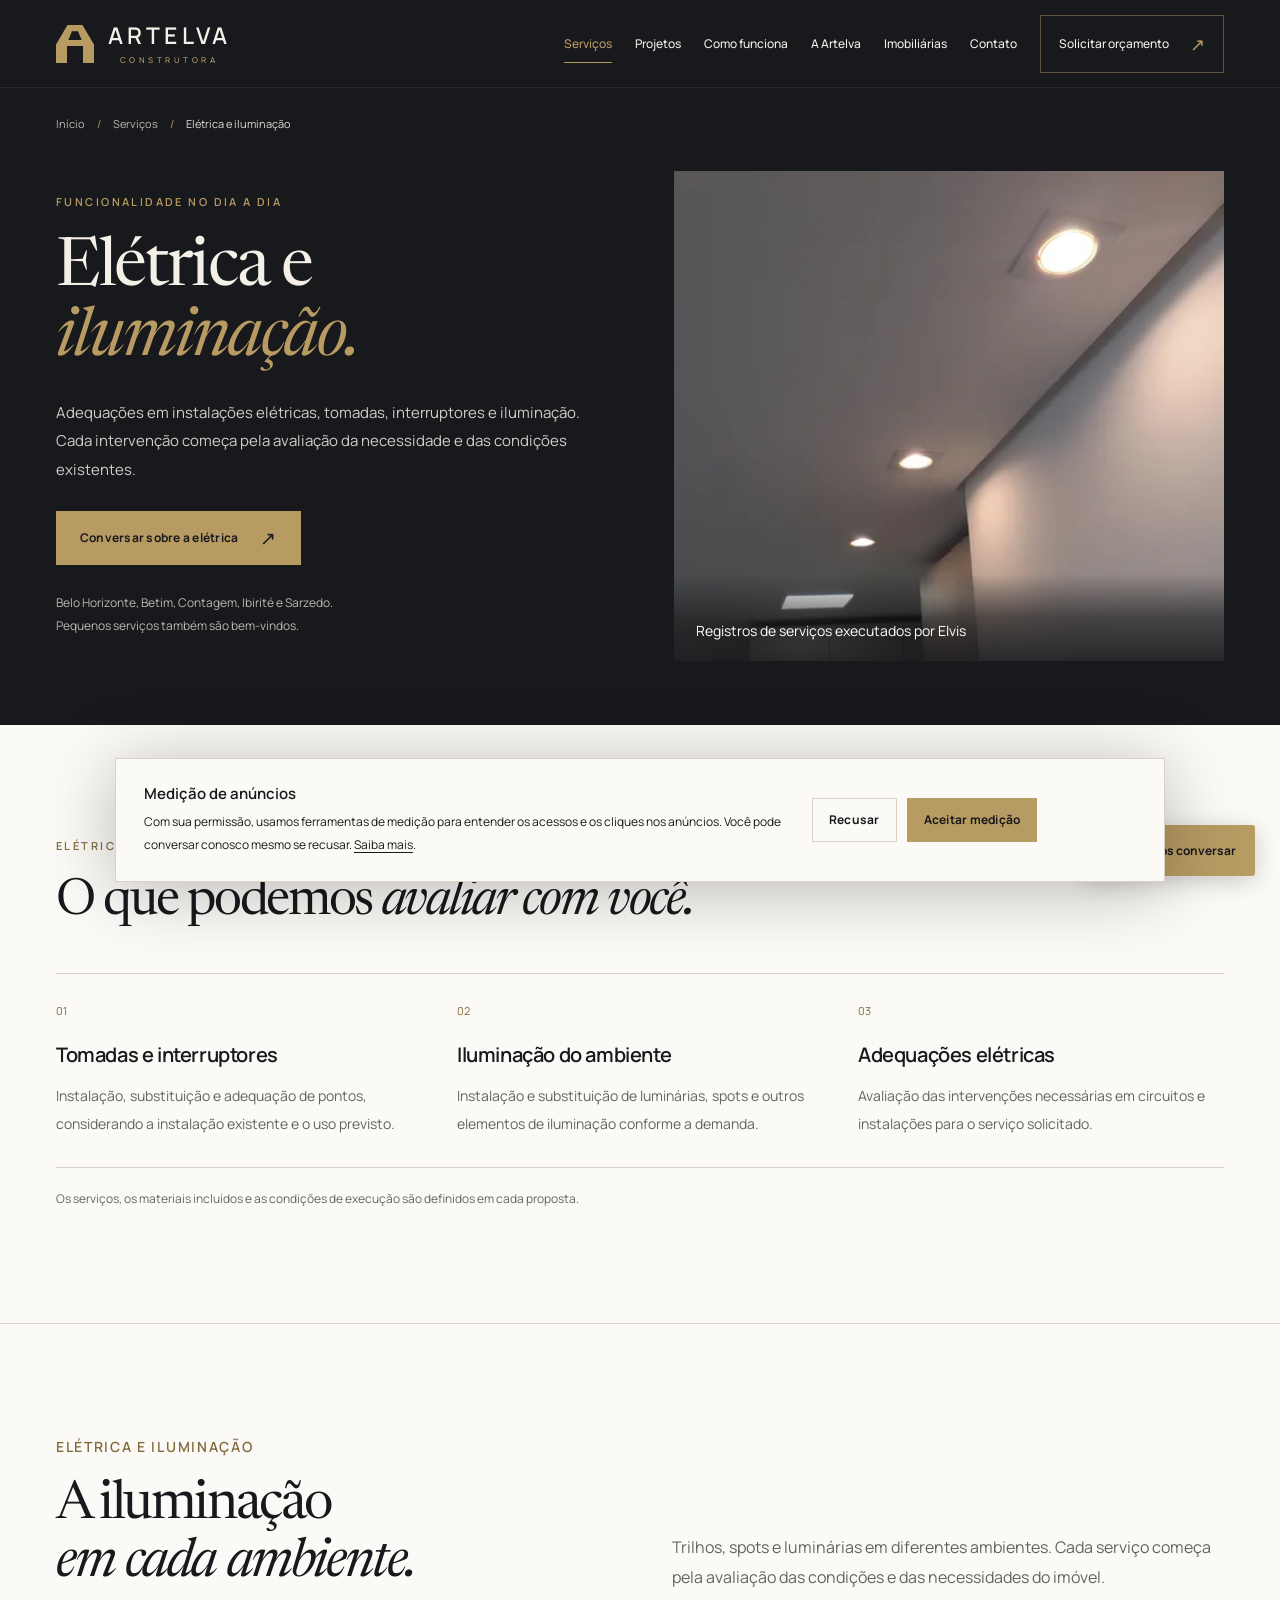
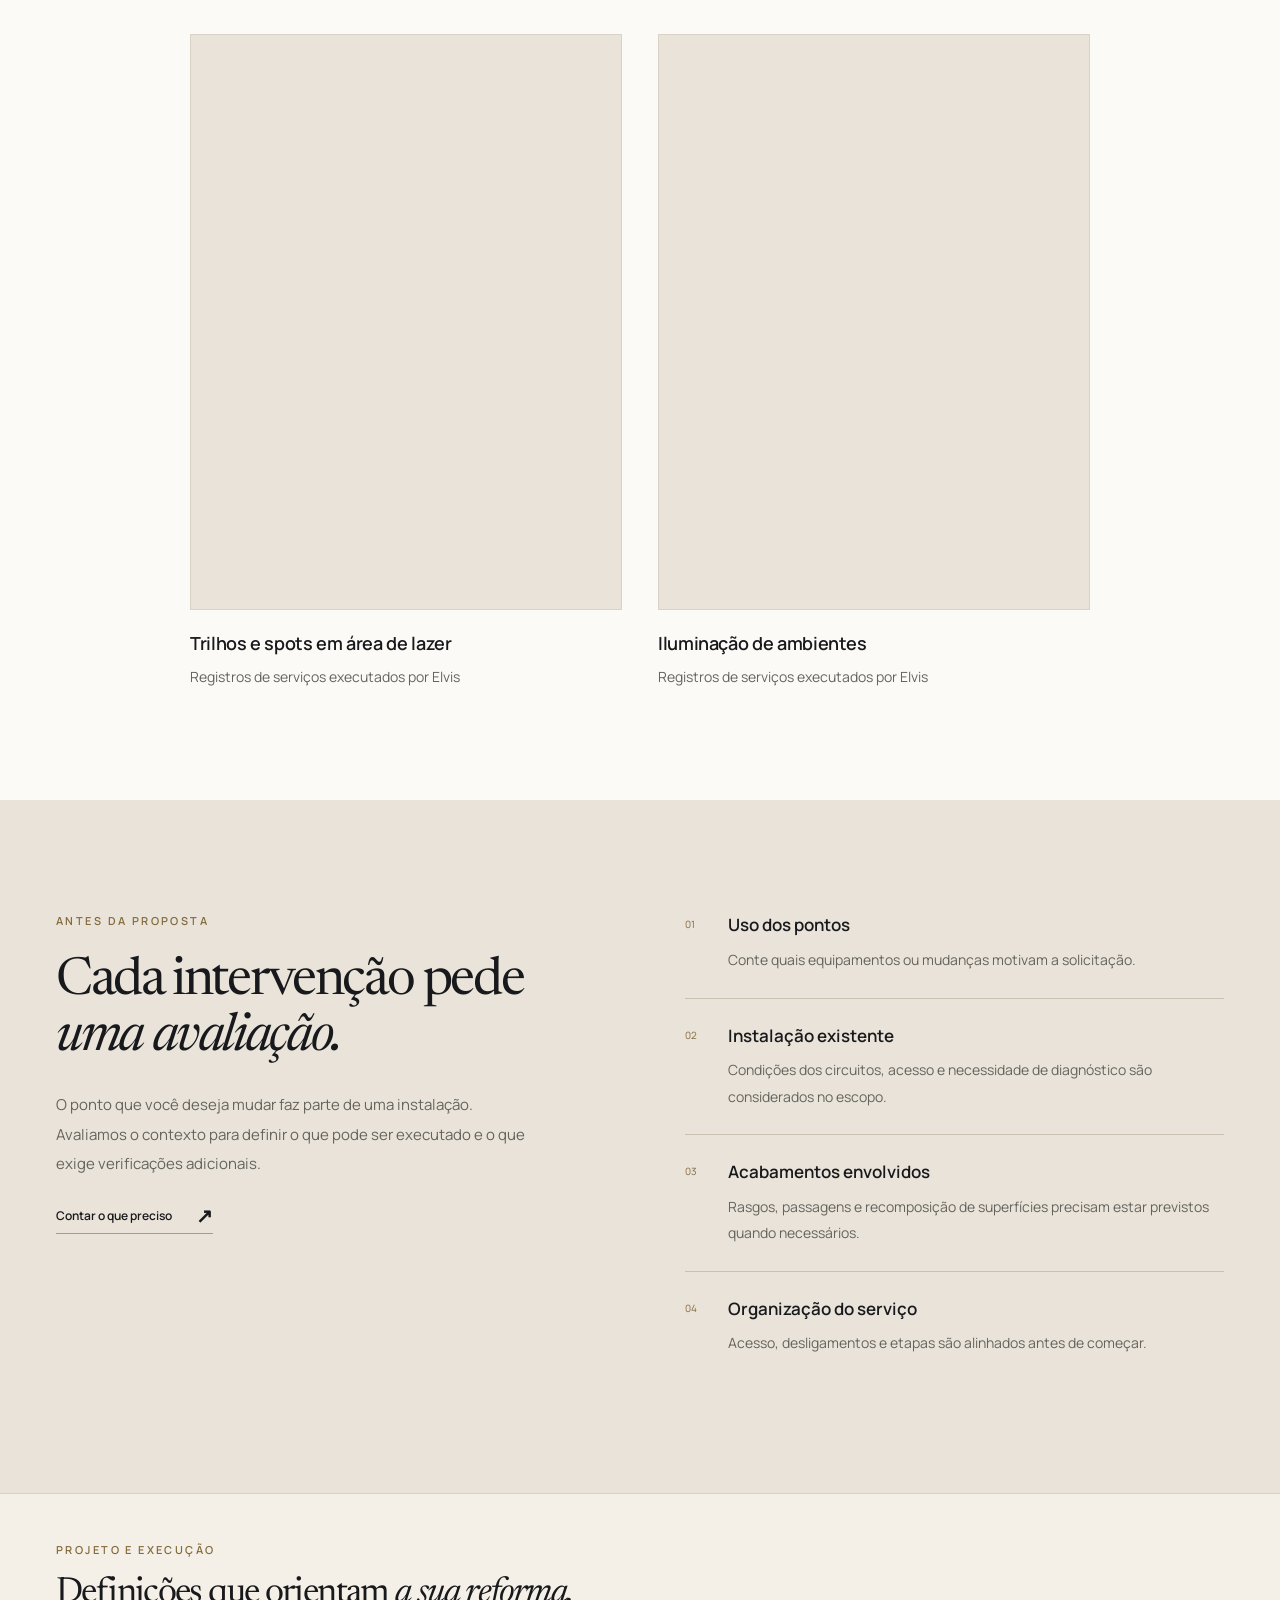
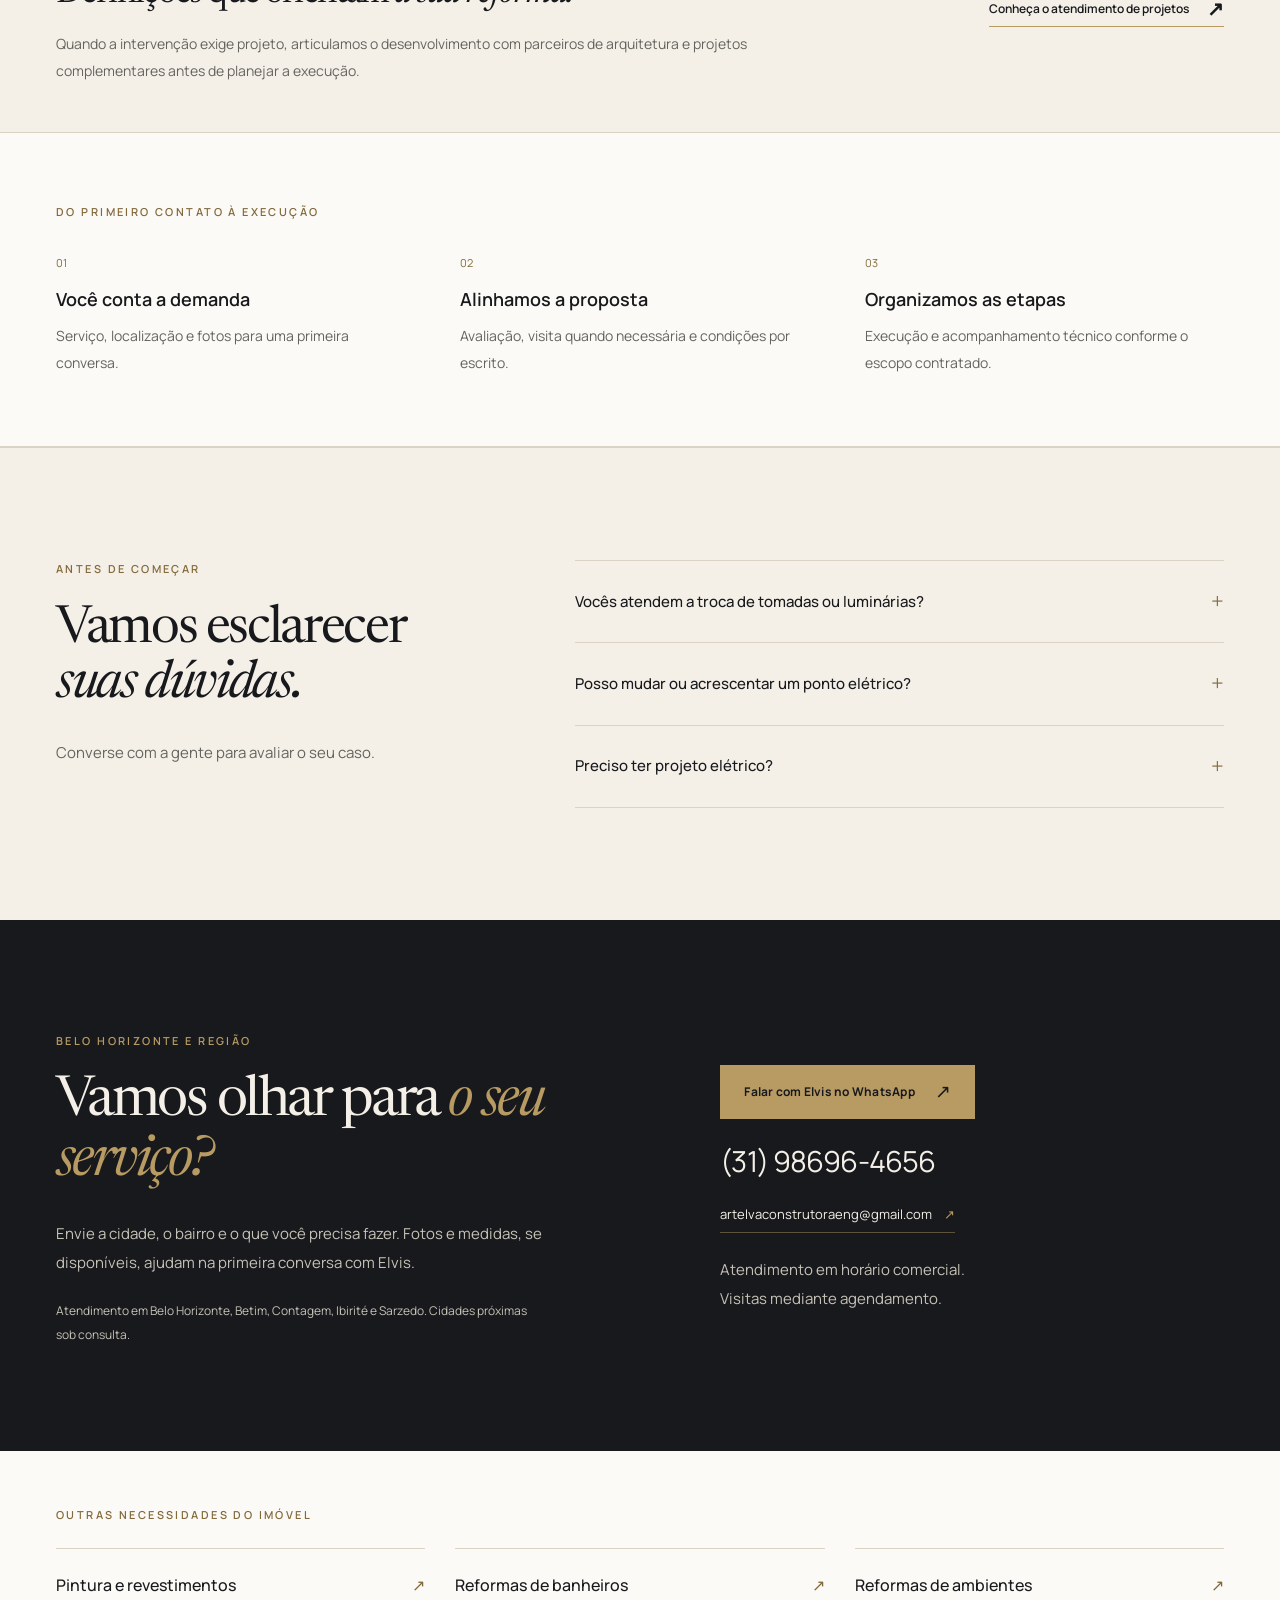
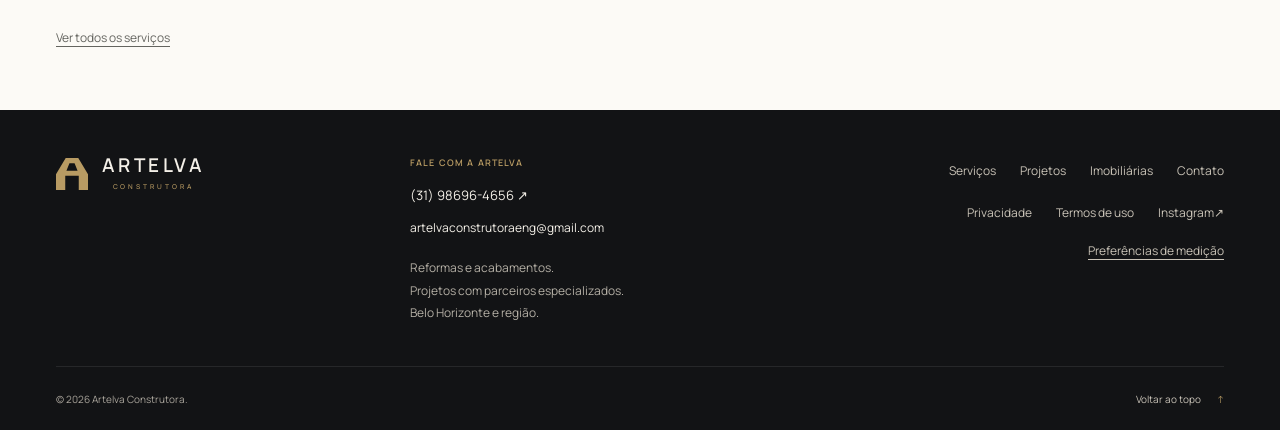
<file: servicos/eletrica-iluminacao.html>
<!doctype html><html lang="pt-BR"><head>
  <meta charset="utf-8"><meta name="viewport" content="width=device-width,initial-scale=1"><meta name="theme-color" content="#18191c">
  <title>Elétrica e iluminação em BH e região | Artelva</title><meta name="description" content="Adequações elétricas, tomadas, interruptores e iluminação residencial em Belo Horizonte e região. Conte sua necessidade à Artelva pelo WhatsApp.">
  <link rel="canonical" href="https://artelvaconstrutora.com.br/servicos/eletrica-iluminacao.html"><meta property="og:type" content="website"><meta property="og:locale" content="pt_BR"><meta property="og:site_name" content="Artelva Construtora"><meta property="og:title" content="Elétrica e iluminação em BH e região | Artelva"><meta property="og:description" content="Adequações elétricas, tomadas, interruptores e iluminação residencial em Belo Horizonte e região. Conte sua necessidade à Artelva pelo WhatsApp."><meta property="og:url" content="https://artelvaconstrutora.com.br/servicos/eletrica-iluminacao.html"><meta property="og:image" content="https://artelvaconstrutora.com.br/assets/images/artelva-compartilhamento.png"><meta property="og:image:width" content="1254"><meta property="og:image:height" content="1254"><meta property="og:image:alt" content="Artelva Construtora — reformas e acabamentos em BH e região"><meta name="twitter:card" content="summary"><meta name="twitter:image" content="https://artelvaconstrutora.com.br/assets/images/artelva-compartilhamento.png">
  <link rel="icon" href="../assets/favicon.svg" type="image/svg+xml"><link rel="preload" href="../assets/fonts/manrope.woff2" as="font" type="font/woff2" crossorigin><link rel="preload" href="../assets/fonts/newsreader.woff2" as="font" type="font/woff2" crossorigin>
  <link rel="stylesheet" href="../styles.css?v=20261127-fotos-elvis"><script src="../config.js?v=20261121-dominio" defer></script><script src="../script.js?v=20261103-projetos" defer></script><script type="application/ld+json">{"@context":"https://schema.org","@graph":[{"@type":"Service","name":"Elétrica e iluminação","serviceType":"Elétrica e iluminação","description":"Adequações elétricas, tomadas, interruptores e iluminação residencial em Belo Horizonte e região. Conte sua necessidade à Artelva pelo WhatsApp.","url":"https://artelvaconstrutora.com.br/servicos/eletrica-iluminacao.html","provider":{"@type":"GeneralContractor","@id":"https://artelvaconstrutora.com.br/#empresa","name":"Artelva Construtora","url":"https://artelvaconstrutora.com.br/","telephone":"+55 31 98696-4656","email":"artelvaconstrutoraeng@gmail.com"},"areaServed":[{"@type":"City","name":"Belo Horizonte"},{"@type":"City","name":"Betim"},{"@type":"City","name":"Contagem"},{"@type":"City","name":"Ibirité"},{"@type":"City","name":"Sarzedo"}]},{"@type":"BreadcrumbList","itemListElement":[{"@type":"ListItem","position":1,"name":"Início","item":"https://artelvaconstrutora.com.br/"},{"@type":"ListItem","position":2,"name":"Elétrica e iluminação","item":"https://artelvaconstrutora.com.br/servicos/eletrica-iluminacao.html"}]}]}</script>
</head>
<body class="service-page" data-page-path="servicos/eletrica-iluminacao.html"><a class="skip-link" href="#conteudo">Pular para o conteúdo</a><header class="site-header"><div class="container header-inner">
      <a class="brand" href="../index.html" aria-label="Artelva Construtora, início"><svg class="brand-symbol" viewBox="0 0 100 100" aria-hidden="true"><path fill="currentColor" fill-rule="evenodd" d="M30.3 0H69.6L100 51.1V100H71.1V55.1H28.9V100H0V51.1ZM42 16.3H58L67.4 39.7H32.6Z"/></svg><span class="brand-words"><span>ARTELVA</span><small>CONSTRUTORA</small></span></a>
      <button class="menu-toggle" type="button" aria-expanded="false" aria-controls="navegacao" aria-label="Abrir menu" hidden><span></span><span></span></button>
      <nav class="main-nav" id="navegacao" aria-label="Menu principal"><a href="../index.html#servicos" aria-current="page">Serviços</a><a href="../servicos/projetos-parceiros.html">Projetos</a><a href="../index.html#processo">Como funciona</a><a href="../index.html#sobre">A Artelva</a><a href="../imobiliarias.html">Imobiliárias</a><a href="../index.html#contato">Contato</a><a class="nav-cta" href="https://wa.me/5531986964656?text=Ol%C3%A1%2C%20Elvis%21%20Vim%20pelo%20site%20da%20Artelva%20e%20gostaria%20de%20solicitar%20um%20or%C3%A7amento%20para%20el%C3%A9trica%20e%20ilumina%C3%A7%C3%A3o." data-whatsapp data-placement="header" data-whatsapp-service="Elétrica e iluminação" target="_blank" rel="noopener noreferrer">Solicitar orçamento <span aria-hidden="true">↗</span></a></nav>
    </div></header>
<main id="conteudo" tabindex="-1"><section class="inner-hero" aria-labelledby="page-title"><div class="container"><nav class="breadcrumbs" aria-label="Caminho da página"><a href="../index.html">Início</a><span aria-hidden="true">/</span><a href="../index.html#servicos">Serviços</a><span aria-hidden="true">/</span><span aria-current="page">Elétrica e iluminação</span></nav><div class="inner-hero-grid"><div class="inner-hero-copy"><p class="eyebrow">FUNCIONALIDADE NO DIA A DIA</p><h1 id="page-title">Elétrica e <em>iluminação.</em></h1><p>Adequações em instalações elétricas, tomadas, interruptores e iluminação. Cada intervenção começa pela avaliação da necessidade e das condições existentes.</p><a class="button button-gold" href="https://wa.me/5531986964656?text=Ol%C3%A1%2C%20Elvis%21%20Vim%20pelo%20site%20da%20Artelva%20e%20gostaria%20de%20solicitar%20um%20or%C3%A7amento%20para%20el%C3%A9trica%20e%20ilumina%C3%A7%C3%A3o." data-whatsapp data-placement="service_hero" data-whatsapp-service="Elétrica e iluminação" target="_blank" rel="noopener noreferrer">Conversar sobre a elétrica <span aria-hidden="true">↗</span></a><p class="inner-hero-region">Belo Horizonte, Betim, Contagem, Ibirité e Sarzedo.<br>Pequenos serviços também são bem-vindos.</p></div><figure class="inner-hero-visual execution-hero"><img class="execution-photo " src="../assets/images/elvis-spots-embutidos-1440.webp" srcset="../assets/images/elvis-spots-embutidos-480.webp 480w, ../assets/images/elvis-spots-embutidos-960.webp 960w, ../assets/images/elvis-spots-embutidos-1440.webp 1440w" sizes="(max-width: 760px) calc(100vw - 48px), 48vw" width="1440" height="1920" alt="Spots embutidos acesos no teto de um ambiente interno." fetchpriority="high" decoding="async"><figcaption>Registros de serviços executados por Elvis</figcaption></figure></div></div></section>
<section class="section scope-section"><div class="container"><div class="scope-heading"><p class="eyebrow dark-eyebrow">ELÉTRICA E ILUMINAÇÃO</p><h2>O que podemos <em>avaliar com você.</em></h2></div><div class="scope-grid"><article><span aria-hidden="true">01</span><h3>Tomadas e interruptores</h3><p>Instalação, substituição e adequação de pontos, considerando a instalação existente e o uso previsto.</p></article><article><span aria-hidden="true">02</span><h3>Iluminação do ambiente</h3><p>Instalação e substituição de luminárias, spots e outros elementos de iluminação conforme a demanda.</p></article><article><span aria-hidden="true">03</span><h3>Adequações elétricas</h3><p>Avaliação das intervenções necessárias em circuitos e instalações para o serviço solicitado.</p></article></div><p class="scope-note">Os serviços, os materiais incluídos e as condições de execução são definidos em cada proposta.</p></div></section>

<section class="section execution-section execution-section--service" aria-labelledby="lighting-records-title">
  <div class="container">
    <div class="execution-heading">
      <div><p class="eyebrow dark-eyebrow">ELÉTRICA E ILUMINAÇÃO</p><h2 id="lighting-records-title">A iluminação<br><em>em cada ambiente.</em></h2></div>
      <p>Trilhos, spots e luminárias em diferentes ambientes. Cada serviço começa pela avaliação das condições e das necessidades do imóvel.</p>
    </div>
    <div class="execution-grid execution-grid--two">
<figure class="execution-card"><div class="execution-frame"><img class="execution-photo execution-photo--full" src="../assets/images/elvis-iluminacao-area-lazer-720.webp" srcset="../assets/images/elvis-iluminacao-area-lazer-480.webp 480w, ../assets/images/elvis-iluminacao-area-lazer-720.webp 720w" sizes="(max-width: 760px) calc(100vw - 48px), 42vw" width="720" height="1480" alt="Trilhos com spots sob cobertura de madeira em área de lazer." loading="lazy" decoding="async"></div><figcaption><h3>Trilhos e spots em área de lazer</h3><p class="execution-credit">Registros de serviços executados por Elvis</p></figcaption></figure>
<figure class="execution-card"><div class="execution-frame"><img class="execution-photo " src="../assets/images/elvis-iluminacao-ambiente-1200.webp" srcset="../assets/images/elvis-iluminacao-ambiente-480.webp 480w, ../assets/images/elvis-iluminacao-ambiente-960.webp 960w, ../assets/images/elvis-iluminacao-ambiente-1200.webp 1200w" sizes="(max-width: 760px) calc(100vw - 48px), 42vw" width="1200" height="1600" alt="Iluminação de ambiente com painéis de luz e spots embutidos." loading="lazy" decoding="async"></div><figcaption><h3>Iluminação de ambientes</h3><p class="execution-credit">Registros de serviços executados por Elvis</p></figcaption></figure>
    </div>
  </div>
</section>
<section class="section assessment-section"><div class="container assessment-layout"><div><p class="eyebrow dark-eyebrow">ANTES DA PROPOSTA</p><h2>Cada intervenção pede <em>uma avaliação.</em></h2><p>O ponto que você deseja mudar faz parte de uma instalação. Avaliamos o contexto para definir o que pode ser executado e o que exige verificações adicionais.</p><a class="text-link" href="https://wa.me/5531986964656?text=Ol%C3%A1%2C%20Elvis%21%20Vim%20pelo%20site%20da%20Artelva%20e%20gostaria%20de%20solicitar%20um%20or%C3%A7amento%20para%20el%C3%A9trica%20e%20ilumina%C3%A7%C3%A3o." data-whatsapp data-placement="service_assessment" data-whatsapp-service="Elétrica e iluminação" target="_blank" rel="noopener noreferrer">Contar o que preciso <span aria-hidden="true">↗</span></a></div><ol class="assessment-list"><li><h3>Uso dos pontos</h3><p>Conte quais equipamentos ou mudanças motivam a solicitação.</p></li><li><h3>Instalação existente</h3><p>Condições dos circuitos, acesso e necessidade de diagnóstico são considerados no escopo.</p></li><li><h3>Acabamentos envolvidos</h3><p>Rasgos, passagens e recomposição de superfícies precisam estar previstos quando necessários.</p></li><li><h3>Organização do serviço</h3><p>Acesso, desligamentos e etapas são alinhados antes de começar.</p></li></ol></div></section>
<aside class="project-context-note"><div class="container"><div><p class="eyebrow dark-eyebrow">PROJETO E EXECUÇÃO</p><h2>Definições que orientam <em>a sua reforma.</em></h2><p>Quando a intervenção exige projeto, articulamos o desenvolvimento com parceiros de arquitetura e projetos complementares antes de planejar a execução.</p></div><a class="text-link" href="./projetos-parceiros.html">Conheça o atendimento de projetos <span aria-hidden="true">↗</span></a></div></aside><section class="section short-process"><div class="container"><p class="eyebrow dark-eyebrow">DO PRIMEIRO CONTATO À EXECUÇÃO</p><div class="short-process-grid"><div><span>01</span><h3>Você conta a demanda</h3><p>Serviço, localização e fotos para uma primeira conversa.</p></div><div><span>02</span><h3>Alinhamos a proposta</h3><p>Avaliação, visita quando necessária e condições por escrito.</p></div><div><span>03</span><h3>Organizamos as etapas</h3><p>Execução e acompanhamento técnico conforme o escopo contratado.</p></div></div></div></section>
<section class="section faq"><div class="container faq-layout"><div class="section-intro"><p class="eyebrow dark-eyebrow">ANTES DE COMEÇAR</p><h2>Vamos esclarecer <em>suas dúvidas.</em></h2><p>Converse com a gente para avaliar o seu caso.</p></div><div class="faq-list"><details><summary>Vocês atendem a troca de tomadas ou luminárias?<span aria-hidden="true">+</span></summary><p>Sim. Avaliamos serviços pontuais, além de adequações maiores. Envie a localização e a descrição do que precisa ser feito.</p></details><details><summary>Posso mudar ou acrescentar um ponto elétrico?<span aria-hidden="true">+</span></summary><p>A possibilidade depende da instalação, do uso previsto e das condições do local. Essas informações são avaliadas antes de definir a solução.</p></details><details><summary>Preciso ter projeto elétrico?<span aria-hidden="true">+</span></summary><p>Depende da intervenção. Se você já tem projeto, envie para análise. Quando necessário, articulamos o desenvolvimento do projeto elétrico com profissionais parceiros habilitados, com escopo e responsabilidades definidos antes da execução.</p></details></div></div></section><section class="section contact service-contact" id="contato-direto"><div class="container compact-contact-layout"><div><p class="eyebrow">BELO HORIZONTE E REGIÃO</p><h2>Vamos olhar para <em>o seu serviço?</em></h2><p>Envie a cidade, o bairro e o que você precisa fazer. Fotos e medidas, se disponíveis, ajudam na primeira conversa com Elvis.</p><p class="service-contact-area" data-region>Atendimento em Belo Horizonte, Betim, Contagem, Ibirité e Sarzedo. Cidades próximas sob consulta.</p></div><div class="compact-contact-actions"><a class="button button-gold" href="https://wa.me/5531986964656?text=Ol%C3%A1%2C%20Elvis%21%20Vim%20pelo%20site%20da%20Artelva%20e%20gostaria%20de%20solicitar%20um%20or%C3%A7amento%20para%20el%C3%A9trica%20e%20ilumina%C3%A7%C3%A3o." data-whatsapp data-placement="page_contact" data-whatsapp-service="Elétrica e iluminação" target="_blank" rel="noopener noreferrer">Falar com Elvis no WhatsApp <span aria-hidden="true">↗</span></a><a class="compact-phone" href="https://wa.me/5531986964656" data-whatsapp data-whatsapp-service="Elétrica e iluminação" data-whatsapp-message="" data-placement="page_phone" target="_blank" rel="noopener noreferrer"><span data-phone-display>(31) 98696-4656</span></a><a class="contact-email" href="mailto:artelvaconstrutoraeng@gmail.com" data-email data-placement="page_email"><span data-email-display>artelvaconstrutoraeng@gmail.com</span><span aria-hidden="true">↗</span></a><p>Atendimento em horário comercial.<br>Visitas mediante agendamento.</p></div></div></section><section class="related-section"><div class="container"><p class="eyebrow dark-eyebrow">OUTRAS NECESSIDADES DO IMÓVEL</p><div class="related-links"><a href="./pintura-revestimentos.html">Pintura e revestimentos <span aria-hidden="true">↗</span></a><a href="./reforma-banheiro.html">Reformas de banheiros <span aria-hidden="true">↗</span></a><a href="./reforma-ambientes.html">Reformas de ambientes <span aria-hidden="true">↗</span></a></div><a class="related-all" href="../index.html#servicos">Ver todos os serviços</a></div></section></main><footer class="site-footer"><div class="container footer-main">
      <a class="brand" href="../index.html" aria-label="Artelva Construtora, início"><svg class="brand-symbol" viewBox="0 0 100 100" aria-hidden="true"><path fill="currentColor" fill-rule="evenodd" d="M30.3 0H69.6L100 51.1V100H71.1V55.1H28.9V100H0V51.1ZM42 16.3H58L67.4 39.7H32.6Z"/></svg><span class="brand-words"><span>ARTELVA</span><small>CONSTRUTORA</small></span></a>
      <div class="footer-contact"><p>FALE COM A ARTELVA</p><a class="" href="https://wa.me/5531986964656?text=Ol%C3%A1%2C%20Elvis%21%20Vim%20pelo%20site%20da%20Artelva%20e%20gostaria%20de%20solicitar%20um%20or%C3%A7amento%20para%20el%C3%A9trica%20e%20ilumina%C3%A7%C3%A3o." data-whatsapp data-placement="footer_phone" data-whatsapp-service="Elétrica e iluminação" target="_blank" rel="noopener noreferrer"><span data-phone-display>(31) 98696-4656</span> <span aria-hidden="true">↗</span></a><a class="footer-email" href="mailto:artelvaconstrutoraeng@gmail.com" data-email data-placement="footer_email"><span data-email-display>artelvaconstrutoraeng@gmail.com</span></a><span>Reformas e acabamentos.<br>Projetos com parceiros especializados.<br>Belo Horizonte e região.</span></div>
      <div class="footer-links"><a href="../index.html#servicos">Serviços</a><a href="../servicos/projetos-parceiros.html">Projetos</a><a href="../imobiliarias.html">Imobiliárias</a><a href="../index.html#contato">Contato</a><a href="../privacidade.html">Privacidade</a><a href="../termos.html">Termos de uso</a><a href="https://www.instagram.com/artelvaconstrutora/" data-instagram target="_blank" rel="noopener noreferrer">Instagram <span aria-hidden="true">↗</span></a><button type="button" class="text-button" data-consent-settings hidden>Preferências de medição</button></div>
    </div><div class="container footer-bottom"><p>© <span data-year>2026</span> Artelva Construtora.</p><a href="#conteudo">Voltar ao topo <span aria-hidden="true">↑</span></a></div></footer><a class="floating-whatsapp" href="https://wa.me/5531986964656?text=Ol%C3%A1%2C%20Elvis%21%20Vim%20pelo%20site%20da%20Artelva%20e%20gostaria%20de%20solicitar%20um%20or%C3%A7amento%20para%20el%C3%A9trica%20e%20ilumina%C3%A7%C3%A3o." aria-label="Conversar com a Artelva no WhatsApp" data-whatsapp data-placement="floating" data-whatsapp-service="Elétrica e iluminação" target="_blank" rel="noopener noreferrer"><svg viewBox="0 0 24 24" fill="none" stroke="currentColor" stroke-width="1.5" aria-hidden="true"><path d="M21 11.6a9 9 0 0 1-13.4 7.8L3 21l1.5-4.6A9 9 0 1 1 21 11.6Z"/><path d="M8.4 7.5c.5 3.9 3.2 6.8 7.3 7.7l1.2-2.2-2.5-1.3-1 1.1a7.2 7.2 0 0 1-3-3.1l1-1-1.3-2.4Z"/></svg><span>Vamos conversar</span></a><section class="consent-banner" id="consent-banner" aria-labelledby="consent-title" hidden><div><h2 id="consent-title">Medição de anúncios</h2><p>Com sua permissão, usamos ferramentas de medição para entender os acessos e os cliques nos anúncios. Você pode conversar conosco mesmo se recusar. <a href="../privacidade.html">Saiba mais</a>.</p></div><div class="consent-actions"><button type="button" class="button button-outline" data-consent="denied">Recusar</button><button type="button" class="button button-gold" data-consent="granted">Aceitar medição</button></div></section></body></html>
</file>
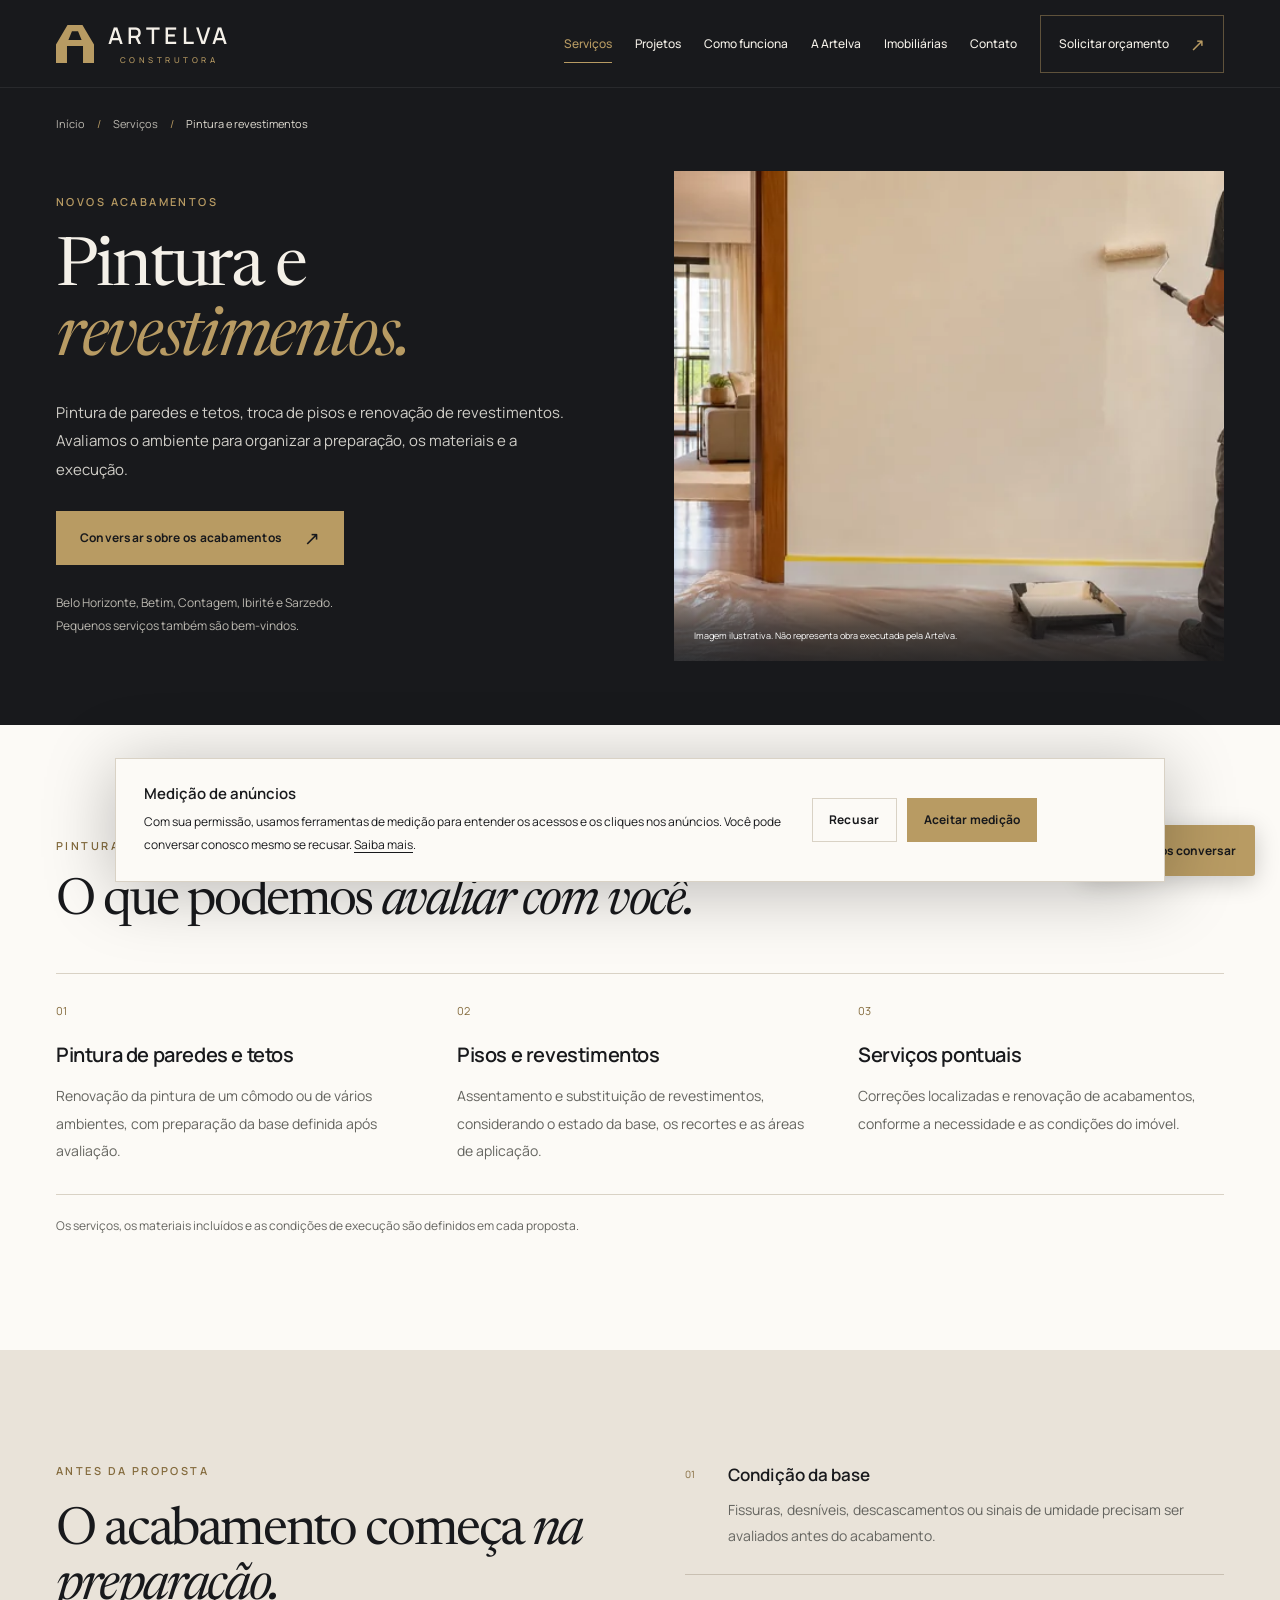
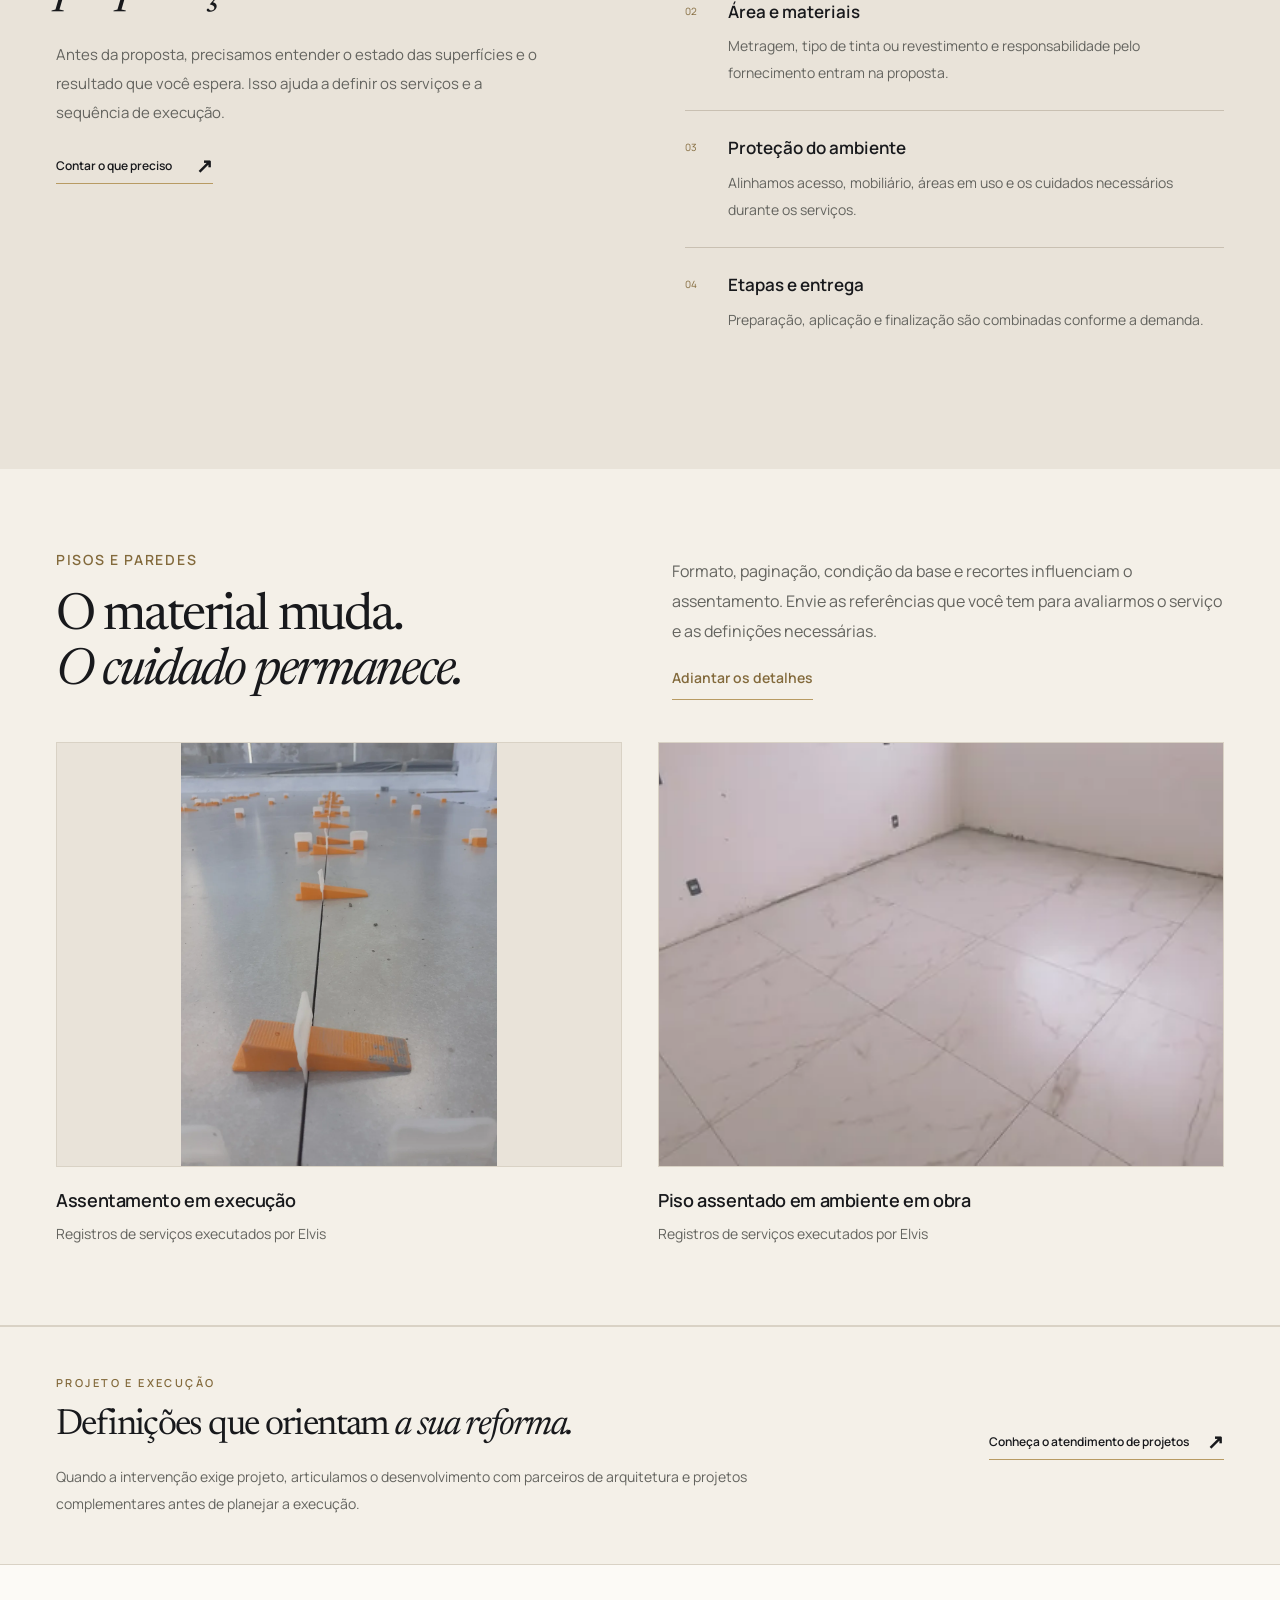
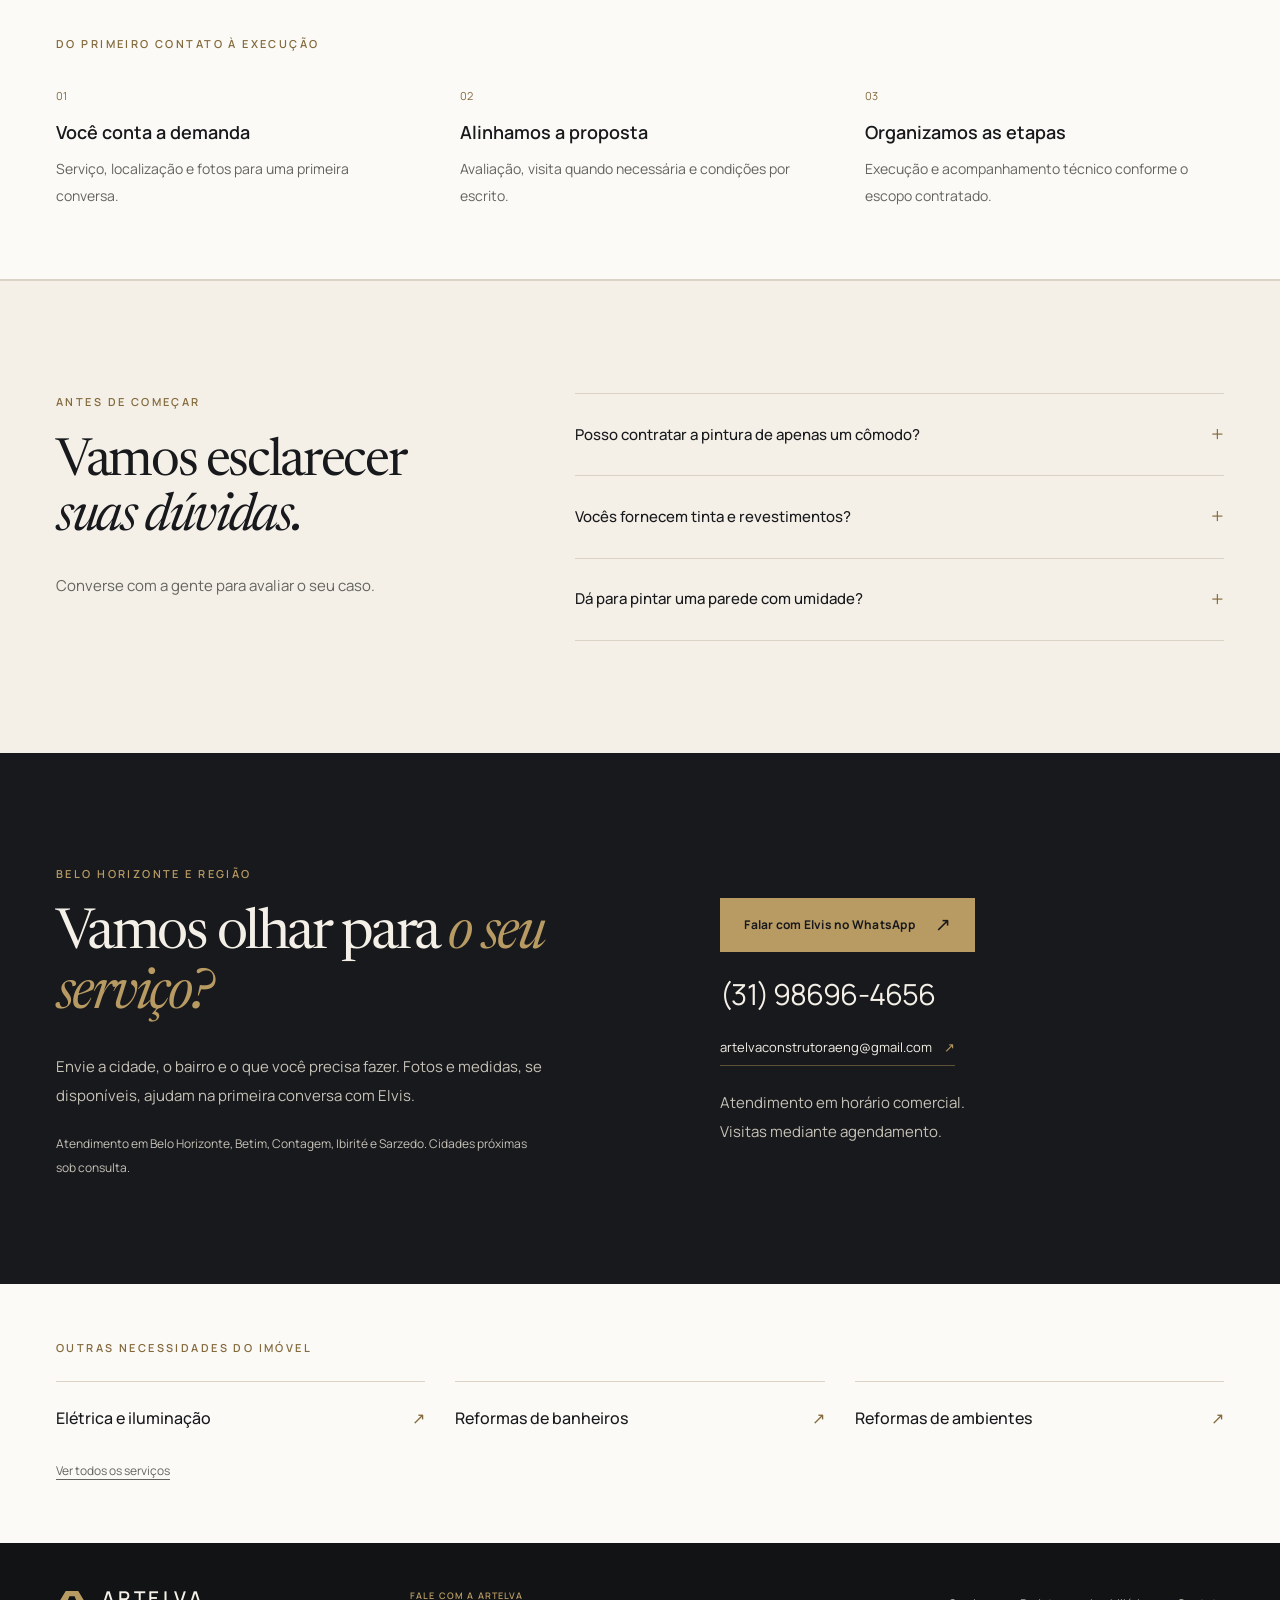
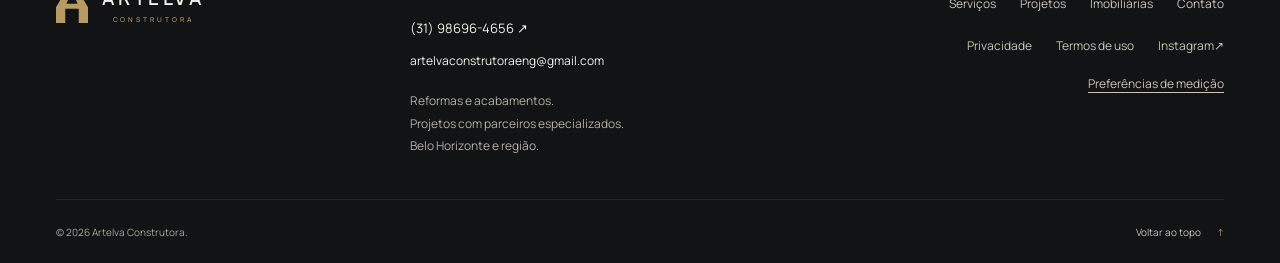
<file: servicos/pintura-revestimentos.html>
<!doctype html><html lang="pt-BR"><head>
  <meta charset="utf-8"><meta name="viewport" content="width=device-width,initial-scale=1"><meta name="theme-color" content="#18191c">
  <title>Pintura e revestimentos em BH e região | Artelva</title><meta name="description" content="Pintura de paredes e tetos, pisos e revestimentos em BH, Betim, Contagem, Ibirité e Sarzedo. Pequenos serviços e reformas. Solicite uma avaliação.">
  <link rel="canonical" href="https://artelvaconstrutora.com.br/servicos/pintura-revestimentos.html"><meta property="og:type" content="website"><meta property="og:locale" content="pt_BR"><meta property="og:site_name" content="Artelva Construtora"><meta property="og:title" content="Pintura e revestimentos em BH e região | Artelva"><meta property="og:description" content="Pintura de paredes e tetos, pisos e revestimentos em BH, Betim, Contagem, Ibirité e Sarzedo. Pequenos serviços e reformas. Solicite uma avaliação."><meta property="og:url" content="https://artelvaconstrutora.com.br/servicos/pintura-revestimentos.html"><meta property="og:image" content="https://artelvaconstrutora.com.br/assets/images/artelva-compartilhamento.png"><meta property="og:image:width" content="1254"><meta property="og:image:height" content="1254"><meta property="og:image:alt" content="Artelva Construtora — reformas e acabamentos em BH e região"><meta name="twitter:card" content="summary"><meta name="twitter:image" content="https://artelvaconstrutora.com.br/assets/images/artelva-compartilhamento.png">
  <link rel="icon" href="../assets/favicon.svg" type="image/svg+xml"><link rel="preload" href="../assets/fonts/manrope.woff2" as="font" type="font/woff2" crossorigin><link rel="preload" href="../assets/fonts/newsreader.woff2" as="font" type="font/woff2" crossorigin>
  <link rel="stylesheet" href="../styles.css?v=20261127-fotos-elvis"><script src="../config.js?v=20261121-dominio" defer></script><script src="../script.js?v=20261103-projetos" defer></script><script type="application/ld+json">{"@context":"https://schema.org","@graph":[{"@type":"Service","name":"Pintura e revestimentos","serviceType":"Pintura e revestimentos","description":"Pintura de paredes e tetos, pisos e revestimentos em BH, Betim, Contagem, Ibirité e Sarzedo. Pequenos serviços e reformas. Solicite uma avaliação.","url":"https://artelvaconstrutora.com.br/servicos/pintura-revestimentos.html","provider":{"@type":"GeneralContractor","@id":"https://artelvaconstrutora.com.br/#empresa","name":"Artelva Construtora","url":"https://artelvaconstrutora.com.br/","telephone":"+55 31 98696-4656","email":"artelvaconstrutoraeng@gmail.com"},"areaServed":[{"@type":"City","name":"Belo Horizonte"},{"@type":"City","name":"Betim"},{"@type":"City","name":"Contagem"},{"@type":"City","name":"Ibirité"},{"@type":"City","name":"Sarzedo"}]},{"@type":"BreadcrumbList","itemListElement":[{"@type":"ListItem","position":1,"name":"Início","item":"https://artelvaconstrutora.com.br/"},{"@type":"ListItem","position":2,"name":"Pintura e revestimentos","item":"https://artelvaconstrutora.com.br/servicos/pintura-revestimentos.html"}]}]}</script>
</head>
<body class="service-page" data-page-path="servicos/pintura-revestimentos.html"><a class="skip-link" href="#conteudo">Pular para o conteúdo</a><header class="site-header"><div class="container header-inner">
      <a class="brand" href="../index.html" aria-label="Artelva Construtora, início"><svg class="brand-symbol" viewBox="0 0 100 100" aria-hidden="true"><path fill="currentColor" fill-rule="evenodd" d="M30.3 0H69.6L100 51.1V100H71.1V55.1H28.9V100H0V51.1ZM42 16.3H58L67.4 39.7H32.6Z"/></svg><span class="brand-words"><span>ARTELVA</span><small>CONSTRUTORA</small></span></a>
      <button class="menu-toggle" type="button" aria-expanded="false" aria-controls="navegacao" aria-label="Abrir menu" hidden><span></span><span></span></button>
      <nav class="main-nav" id="navegacao" aria-label="Menu principal"><a href="../index.html#servicos" aria-current="page">Serviços</a><a href="../servicos/projetos-parceiros.html">Projetos</a><a href="../index.html#processo">Como funciona</a><a href="../index.html#sobre">A Artelva</a><a href="../imobiliarias.html">Imobiliárias</a><a href="../index.html#contato">Contato</a><a class="nav-cta" href="https://wa.me/5531986964656?text=Ol%C3%A1%2C%20Elvis%21%20Vim%20pelo%20site%20da%20Artelva%20e%20gostaria%20de%20solicitar%20um%20or%C3%A7amento%20para%20pintura%20e%20revestimentos." data-whatsapp data-placement="header" data-whatsapp-service="Pintura e revestimentos" target="_blank" rel="noopener noreferrer">Solicitar orçamento <span aria-hidden="true">↗</span></a></nav>
    </div></header>
<main id="conteudo" tabindex="-1"><section class="inner-hero" aria-labelledby="page-title"><div class="container"><nav class="breadcrumbs" aria-label="Caminho da página"><a href="../index.html">Início</a><span aria-hidden="true">/</span><a href="../index.html#servicos">Serviços</a><span aria-hidden="true">/</span><span aria-current="page">Pintura e revestimentos</span></nav><div class="inner-hero-grid"><div class="inner-hero-copy"><p class="eyebrow">NOVOS ACABAMENTOS</p><h1 id="page-title">Pintura e <em>revestimentos.</em></h1><p>Pintura de paredes e tetos, troca de pisos e renovação de revestimentos. Avaliamos o ambiente para organizar a preparação, os materiais e a execução.</p><a class="button button-gold" href="https://wa.me/5531986964656?text=Ol%C3%A1%2C%20Elvis%21%20Vim%20pelo%20site%20da%20Artelva%20e%20gostaria%20de%20solicitar%20um%20or%C3%A7amento%20para%20pintura%20e%20revestimentos." data-whatsapp data-placement="service_hero" data-whatsapp-service="Pintura e revestimentos" target="_blank" rel="noopener noreferrer">Conversar sobre os acabamentos <span aria-hidden="true">↗</span></a><p class="inner-hero-region">Belo Horizonte, Betim, Contagem, Ibirité e Sarzedo.<br>Pequenos serviços também são bem-vindos.</p></div><figure class="inner-hero-visual"><img src="../assets/images/pintura-1200.webp" srcset="../assets/images/pintura-640.webp 640w, ../assets/images/pintura-1200.webp 1200w" sizes="(max-width: 760px) calc(100vw - 48px), 48vw" width="1536" height="1024" alt="Referência ilustrativa de pintura em parede clara, com piso protegido." fetchpriority="high" decoding="async"><figcaption>Imagem ilustrativa. Não representa obra executada pela Artelva.</figcaption></figure></div></div></section>
<section class="section scope-section"><div class="container"><div class="scope-heading"><p class="eyebrow dark-eyebrow">PINTURA E REVESTIMENTOS</p><h2>O que podemos <em>avaliar com você.</em></h2></div><div class="scope-grid"><article><span aria-hidden="true">01</span><h3>Pintura de paredes e tetos</h3><p>Renovação da pintura de um cômodo ou de vários ambientes, com preparação da base definida após avaliação.</p></article><article><span aria-hidden="true">02</span><h3>Pisos e revestimentos</h3><p>Assentamento e substituição de revestimentos, considerando o estado da base, os recortes e as áreas de aplicação.</p></article><article><span aria-hidden="true">03</span><h3>Serviços pontuais</h3><p>Correções localizadas e renovação de acabamentos, conforme a necessidade e as condições do imóvel.</p></article></div><p class="scope-note">Os serviços, os materiais incluídos e as condições de execução são definidos em cada proposta.</p></div></section>
<section class="section assessment-section"><div class="container assessment-layout"><div><p class="eyebrow dark-eyebrow">ANTES DA PROPOSTA</p><h2>O acabamento começa <em>na preparação.</em></h2><p>Antes da proposta, precisamos entender o estado das superfícies e o resultado que você espera. Isso ajuda a definir os serviços e a sequência de execução.</p><a class="text-link" href="https://wa.me/5531986964656?text=Ol%C3%A1%2C%20Elvis%21%20Vim%20pelo%20site%20da%20Artelva%20e%20gostaria%20de%20solicitar%20um%20or%C3%A7amento%20para%20pintura%20e%20revestimentos." data-whatsapp data-placement="service_assessment" data-whatsapp-service="Pintura e revestimentos" target="_blank" rel="noopener noreferrer">Contar o que preciso <span aria-hidden="true">↗</span></a></div><ol class="assessment-list"><li><h3>Condição da base</h3><p>Fissuras, desníveis, descascamentos ou sinais de umidade precisam ser avaliados antes do acabamento.</p></li><li><h3>Área e materiais</h3><p>Metragem, tipo de tinta ou revestimento e responsabilidade pelo fornecimento entram na proposta.</p></li><li><h3>Proteção do ambiente</h3><p>Alinhamos acesso, mobiliário, áreas em uso e os cuidados necessários durante os serviços.</p></li><li><h3>Etapas e entrega</h3><p>Preparação, aplicação e finalização são combinadas conforme a demanda.</p></li></ol></div></section>
<section class="material-note execution-material-section" aria-labelledby="materials-records-title">
  <div class="container">
    <div class="execution-heading">
      <div><p class="eyebrow dark-eyebrow">PISOS E PAREDES</p><h2 id="materials-records-title">O material muda.<br><em>O cuidado permanece.</em></h2></div>
      <div class="execution-heading-copy"><p>Formato, paginação, condição da base e recortes influenciam o assentamento. Envie as referências que você tem para avaliarmos o serviço e as definições necessárias.</p><a class="execution-service-link" href="../index.html?servico=pintura-revestimentos#contato" data-service="Pintura e revestimentos">Adiantar os detalhes</a></div>
    </div>
    <div class="execution-grid execution-grid--landscape">
<figure class="execution-card"><div class="execution-frame"><img class="execution-photo execution-photo--floor-detail" src="../assets/images/elvis-assentamento-piso-1440.webp" srcset="../assets/images/elvis-assentamento-piso-480.webp 480w, ../assets/images/elvis-assentamento-piso-960.webp 960w, ../assets/images/elvis-assentamento-piso-1440.webp 1440w" sizes="(max-width: 760px) calc(100vw - 48px), 46vw" width="1440" height="1920" alt="Detalhe do assentamento de piso com niveladores durante a execução." loading="lazy" decoding="async"></div><figcaption><h3>Assentamento em execução</h3><p class="execution-credit">Registros de serviços executados por Elvis</p></figcaption></figure>
<figure class="execution-card"><div class="execution-frame"><img class="execution-photo " src="../assets/images/elvis-piso-assentado-1600.webp" srcset="../assets/images/elvis-piso-assentado-640.webp 640w, ../assets/images/elvis-piso-assentado-1200.webp 1200w, ../assets/images/elvis-piso-assentado-1600.webp 1600w" sizes="(max-width: 760px) calc(100vw - 48px), 46vw" width="1600" height="720" alt="Piso com revestimento assentado em ambiente ainda em obra." loading="lazy" decoding="async"></div><figcaption><h3>Piso assentado em ambiente em obra</h3><p class="execution-credit">Registros de serviços executados por Elvis</p></figcaption></figure>
    </div>
  </div>
</section><aside class="project-context-note"><div class="container"><div><p class="eyebrow dark-eyebrow">PROJETO E EXECUÇÃO</p><h2>Definições que orientam <em>a sua reforma.</em></h2><p>Quando a intervenção exige projeto, articulamos o desenvolvimento com parceiros de arquitetura e projetos complementares antes de planejar a execução.</p></div><a class="text-link" href="./projetos-parceiros.html">Conheça o atendimento de projetos <span aria-hidden="true">↗</span></a></div></aside><section class="section short-process"><div class="container"><p class="eyebrow dark-eyebrow">DO PRIMEIRO CONTATO À EXECUÇÃO</p><div class="short-process-grid"><div><span>01</span><h3>Você conta a demanda</h3><p>Serviço, localização e fotos para uma primeira conversa.</p></div><div><span>02</span><h3>Alinhamos a proposta</h3><p>Avaliação, visita quando necessária e condições por escrito.</p></div><div><span>03</span><h3>Organizamos as etapas</h3><p>Execução e acompanhamento técnico conforme o escopo contratado.</p></div></div></div></section>
<section class="section faq"><div class="container faq-layout"><div class="section-intro"><p class="eyebrow dark-eyebrow">ANTES DE COMEÇAR</p><h2>Vamos esclarecer <em>suas dúvidas.</em></h2><p>Converse com a gente para avaliar o seu caso.</p></div><div class="faq-list"><details><summary>Posso contratar a pintura de apenas um cômodo?<span aria-hidden="true">+</span></summary><p>Sim. A Artelva avalia também pequenos serviços. Envie fotos e informe a cidade e o bairro para começarmos a entender a demanda.</p></details><details><summary>Vocês fornecem tinta e revestimentos?<span aria-hidden="true">+</span></summary><p>O fornecimento é combinado em cada proposta. Ela informa os materiais incluídos e quais itens ficam sob responsabilidade do cliente.</p></details><details><summary>Dá para pintar uma parede com umidade?<span aria-hidden="true">+</span></summary><p>Primeiro é necessário avaliar a origem e as condições da umidade. A solução adequada e os serviços necessários são alinhados antes da execução.</p></details></div></div></section><section class="section contact service-contact" id="contato-direto"><div class="container compact-contact-layout"><div><p class="eyebrow">BELO HORIZONTE E REGIÃO</p><h2>Vamos olhar para <em>o seu serviço?</em></h2><p>Envie a cidade, o bairro e o que você precisa fazer. Fotos e medidas, se disponíveis, ajudam na primeira conversa com Elvis.</p><p class="service-contact-area" data-region>Atendimento em Belo Horizonte, Betim, Contagem, Ibirité e Sarzedo. Cidades próximas sob consulta.</p></div><div class="compact-contact-actions"><a class="button button-gold" href="https://wa.me/5531986964656?text=Ol%C3%A1%2C%20Elvis%21%20Vim%20pelo%20site%20da%20Artelva%20e%20gostaria%20de%20solicitar%20um%20or%C3%A7amento%20para%20pintura%20e%20revestimentos." data-whatsapp data-placement="page_contact" data-whatsapp-service="Pintura e revestimentos" target="_blank" rel="noopener noreferrer">Falar com Elvis no WhatsApp <span aria-hidden="true">↗</span></a><a class="compact-phone" href="https://wa.me/5531986964656" data-whatsapp data-whatsapp-service="Pintura e revestimentos" data-whatsapp-message="" data-placement="page_phone" target="_blank" rel="noopener noreferrer"><span data-phone-display>(31) 98696-4656</span></a><a class="contact-email" href="mailto:artelvaconstrutoraeng@gmail.com" data-email data-placement="page_email"><span data-email-display>artelvaconstrutoraeng@gmail.com</span><span aria-hidden="true">↗</span></a><p>Atendimento em horário comercial.<br>Visitas mediante agendamento.</p></div></div></section><section class="related-section"><div class="container"><p class="eyebrow dark-eyebrow">OUTRAS NECESSIDADES DO IMÓVEL</p><div class="related-links"><a href="./eletrica-iluminacao.html">Elétrica e iluminação <span aria-hidden="true">↗</span></a><a href="./reforma-banheiro.html">Reformas de banheiros <span aria-hidden="true">↗</span></a><a href="./reforma-ambientes.html">Reformas de ambientes <span aria-hidden="true">↗</span></a></div><a class="related-all" href="../index.html#servicos">Ver todos os serviços</a></div></section></main><footer class="site-footer"><div class="container footer-main">
      <a class="brand" href="../index.html" aria-label="Artelva Construtora, início"><svg class="brand-symbol" viewBox="0 0 100 100" aria-hidden="true"><path fill="currentColor" fill-rule="evenodd" d="M30.3 0H69.6L100 51.1V100H71.1V55.1H28.9V100H0V51.1ZM42 16.3H58L67.4 39.7H32.6Z"/></svg><span class="brand-words"><span>ARTELVA</span><small>CONSTRUTORA</small></span></a>
      <div class="footer-contact"><p>FALE COM A ARTELVA</p><a class="" href="https://wa.me/5531986964656?text=Ol%C3%A1%2C%20Elvis%21%20Vim%20pelo%20site%20da%20Artelva%20e%20gostaria%20de%20solicitar%20um%20or%C3%A7amento%20para%20pintura%20e%20revestimentos." data-whatsapp data-placement="footer_phone" data-whatsapp-service="Pintura e revestimentos" target="_blank" rel="noopener noreferrer"><span data-phone-display>(31) 98696-4656</span> <span aria-hidden="true">↗</span></a><a class="footer-email" href="mailto:artelvaconstrutoraeng@gmail.com" data-email data-placement="footer_email"><span data-email-display>artelvaconstrutoraeng@gmail.com</span></a><span>Reformas e acabamentos.<br>Projetos com parceiros especializados.<br>Belo Horizonte e região.</span></div>
      <div class="footer-links"><a href="../index.html#servicos">Serviços</a><a href="../servicos/projetos-parceiros.html">Projetos</a><a href="../imobiliarias.html">Imobiliárias</a><a href="../index.html#contato">Contato</a><a href="../privacidade.html">Privacidade</a><a href="../termos.html">Termos de uso</a><a href="https://www.instagram.com/artelvaconstrutora/" data-instagram target="_blank" rel="noopener noreferrer">Instagram <span aria-hidden="true">↗</span></a><button type="button" class="text-button" data-consent-settings hidden>Preferências de medição</button></div>
    </div><div class="container footer-bottom"><p>© <span data-year>2026</span> Artelva Construtora.</p><a href="#conteudo">Voltar ao topo <span aria-hidden="true">↑</span></a></div></footer><a class="floating-whatsapp" href="https://wa.me/5531986964656?text=Ol%C3%A1%2C%20Elvis%21%20Vim%20pelo%20site%20da%20Artelva%20e%20gostaria%20de%20solicitar%20um%20or%C3%A7amento%20para%20pintura%20e%20revestimentos." aria-label="Conversar com a Artelva no WhatsApp" data-whatsapp data-placement="floating" data-whatsapp-service="Pintura e revestimentos" target="_blank" rel="noopener noreferrer"><svg viewBox="0 0 24 24" fill="none" stroke="currentColor" stroke-width="1.5" aria-hidden="true"><path d="M21 11.6a9 9 0 0 1-13.4 7.8L3 21l1.5-4.6A9 9 0 1 1 21 11.6Z"/><path d="M8.4 7.5c.5 3.9 3.2 6.8 7.3 7.7l1.2-2.2-2.5-1.3-1 1.1a7.2 7.2 0 0 1-3-3.1l1-1-1.3-2.4Z"/></svg><span>Vamos conversar</span></a><section class="consent-banner" id="consent-banner" aria-labelledby="consent-title" hidden><div><h2 id="consent-title">Medição de anúncios</h2><p>Com sua permissão, usamos ferramentas de medição para entender os acessos e os cliques nos anúncios. Você pode conversar conosco mesmo se recusar. <a href="../privacidade.html">Saiba mais</a>.</p></div><div class="consent-actions"><button type="button" class="button button-outline" data-consent="denied">Recusar</button><button type="button" class="button button-gold" data-consent="granted">Aceitar medição</button></div></section></body></html>
</file>
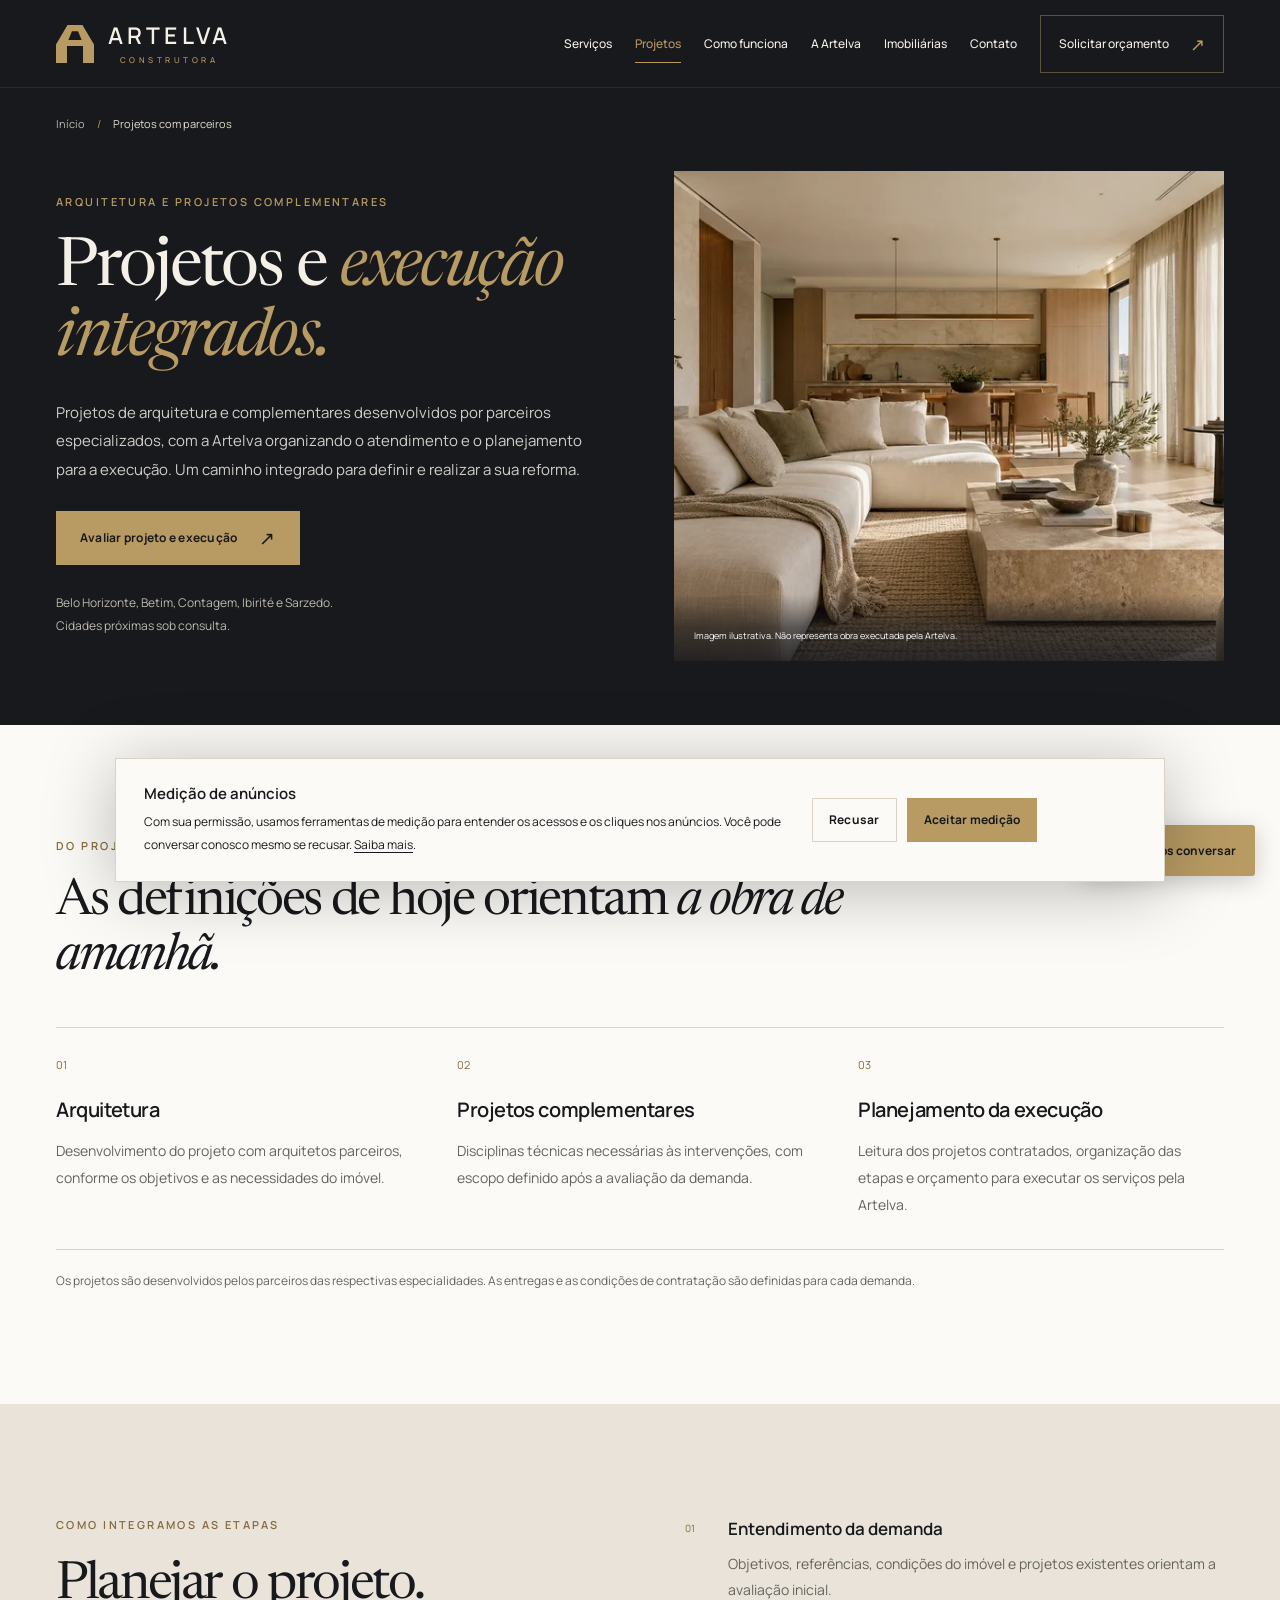
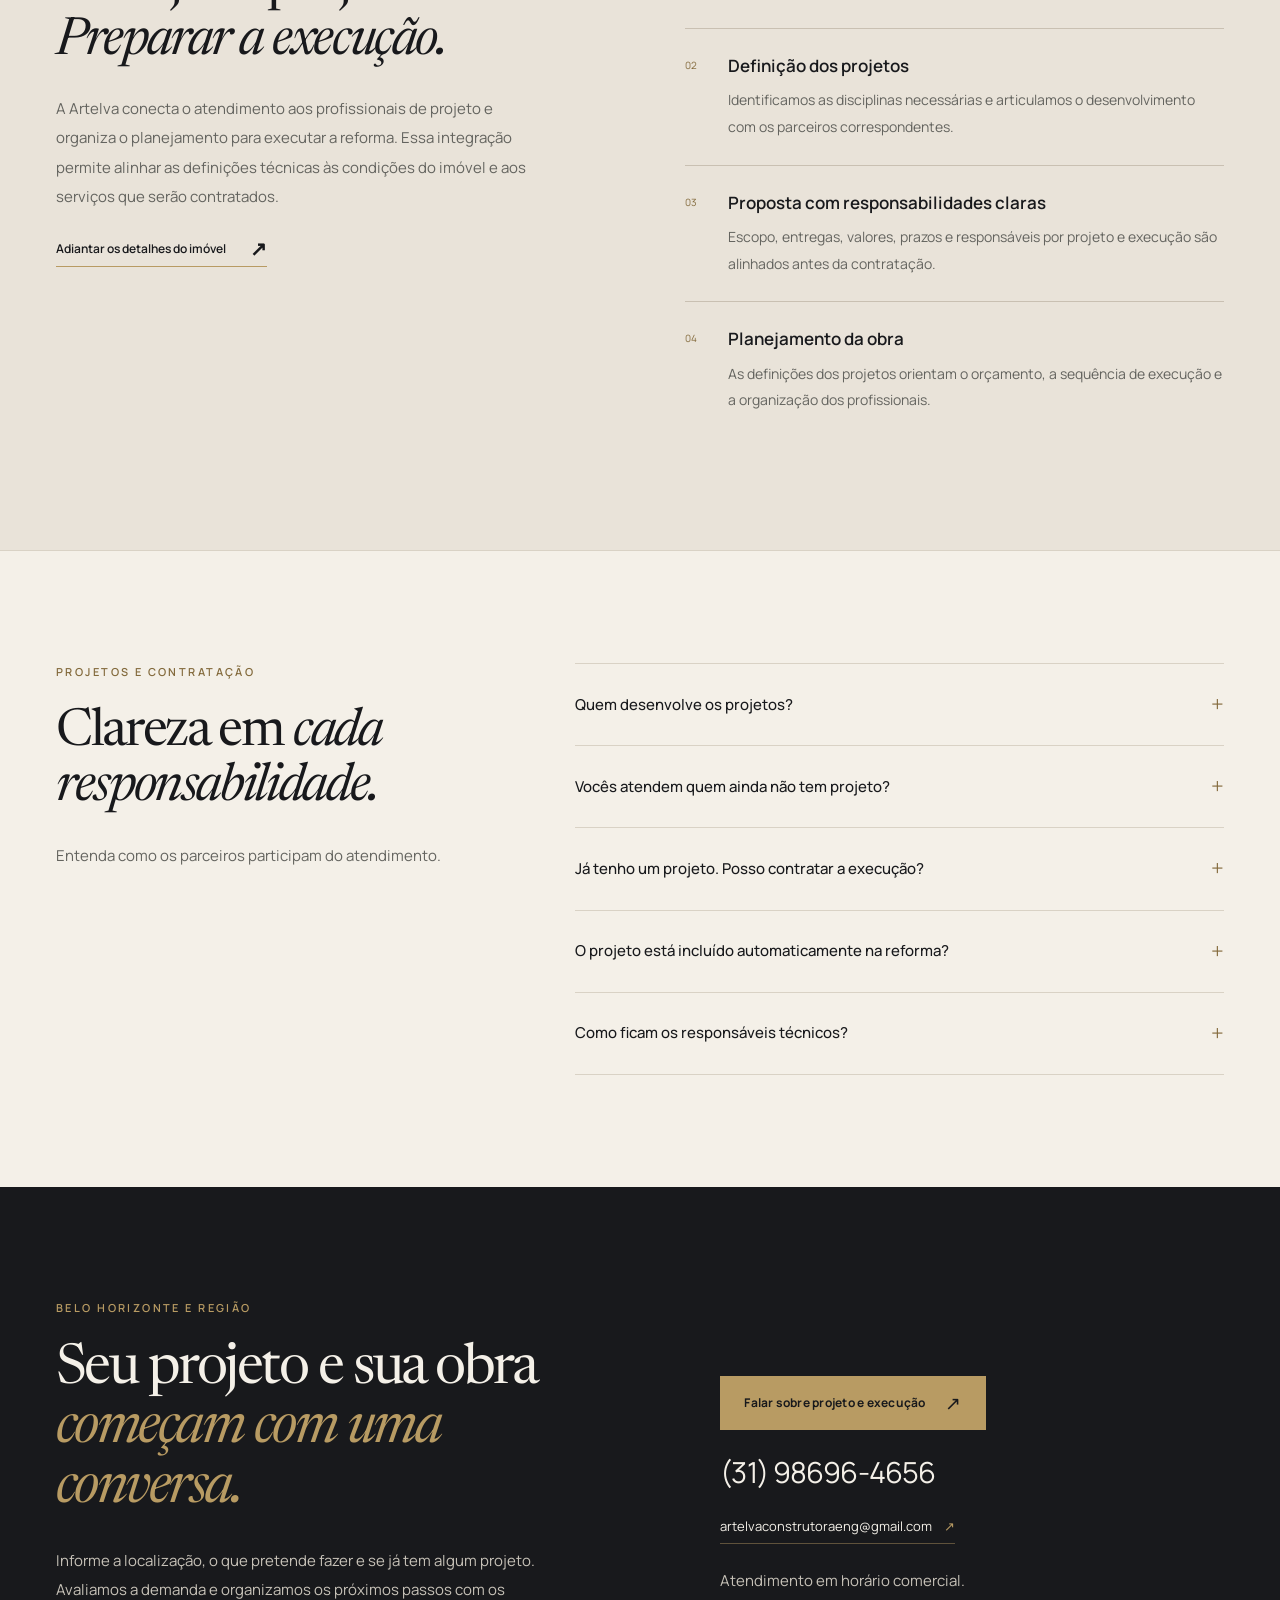
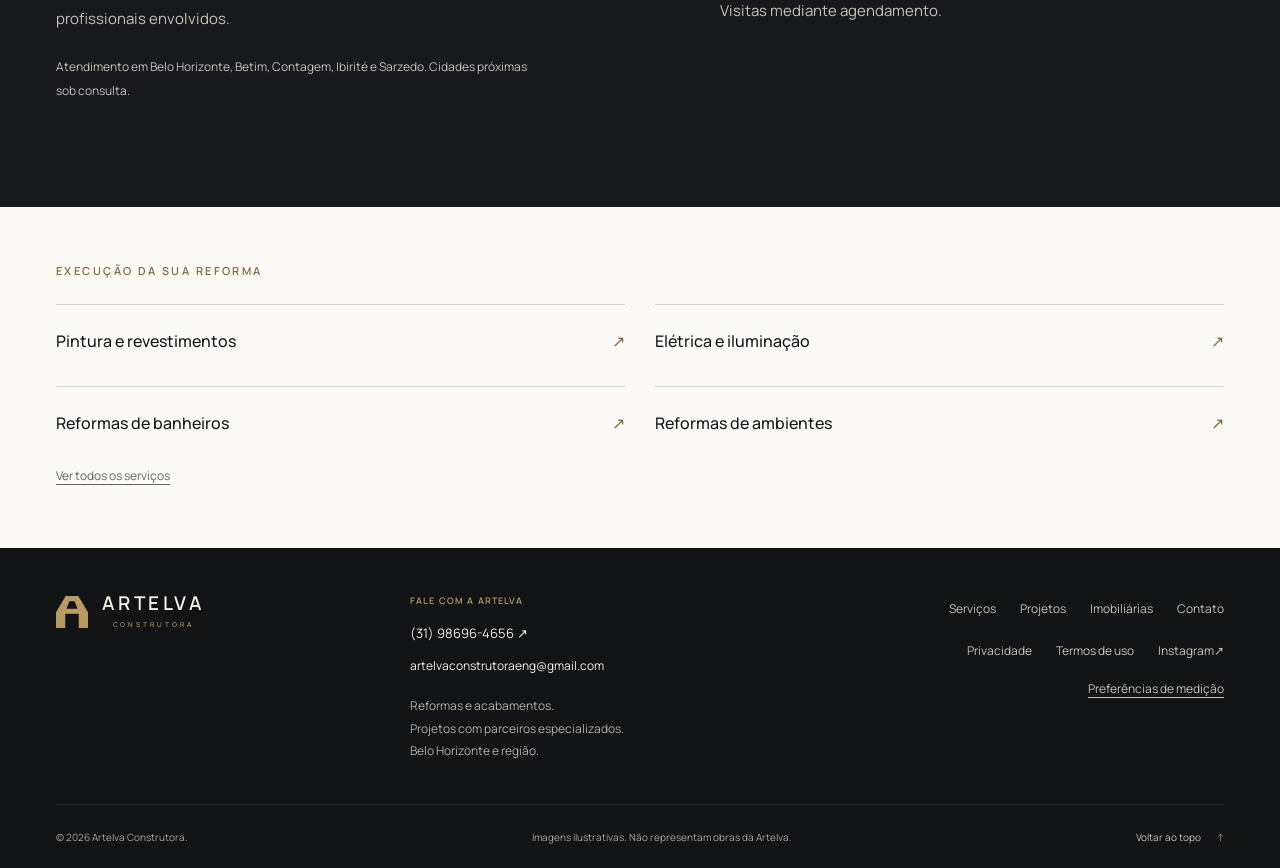
<file: servicos/projetos-parceiros.html>
<!doctype html><html lang="pt-BR"><head>
  <meta charset="utf-8"><meta name="viewport" content="width=device-width,initial-scale=1"><meta name="theme-color" content="#18191c">
  <title>Projetos de arquitetura e complementares em BH | Artelva</title><meta name="description" content="Projetos de arquitetura e complementares com parceiros especializados, integrados ao planejamento e à execução da reforma pela Artelva. Belo Horizonte e região.">
  <link rel="canonical" href="https://artelvaconstrutora.com.br/servicos/projetos-parceiros.html"><meta property="og:type" content="website"><meta property="og:locale" content="pt_BR"><meta property="og:site_name" content="Artelva Construtora"><meta property="og:title" content="Projetos de arquitetura e complementares em BH | Artelva"><meta property="og:description" content="Projetos de arquitetura e complementares com parceiros especializados, integrados ao planejamento e à execução da reforma pela Artelva. Belo Horizonte e região."><meta property="og:url" content="https://artelvaconstrutora.com.br/servicos/projetos-parceiros.html"><meta property="og:image" content="https://artelvaconstrutora.com.br/assets/images/artelva-compartilhamento.png"><meta property="og:image:width" content="1254"><meta property="og:image:height" content="1254"><meta property="og:image:alt" content="Artelva Construtora — reformas e acabamentos em BH e região"><meta name="twitter:card" content="summary"><meta name="twitter:image" content="https://artelvaconstrutora.com.br/assets/images/artelva-compartilhamento.png">
  <link rel="icon" href="../assets/favicon.svg" type="image/svg+xml"><link rel="preload" href="../assets/fonts/manrope.woff2" as="font" type="font/woff2" crossorigin><link rel="preload" href="../assets/fonts/newsreader.woff2" as="font" type="font/woff2" crossorigin>
  <link rel="stylesheet" href="../styles.css?v=20261103-projetos"><script src="../config.js?v=20261121-dominio" defer></script><script src="../script.js?v=20261103-projetos" defer></script><script type="application/ld+json">{"@context":"https://schema.org","@graph":[{"@type":"Service","name":"Projetos de arquitetura e complementares com parceiros","serviceType":"Projetos com parceiros e planejamento da execução","description":"Projetos de arquitetura e complementares com parceiros especializados, integrados ao planejamento e à execução da reforma pela Artelva. Belo Horizonte e região.","url":"https://artelvaconstrutora.com.br/servicos/projetos-parceiros.html","provider":{"@type":"GeneralContractor","@id":"https://artelvaconstrutora.com.br/#empresa","name":"Artelva Construtora","url":"https://artelvaconstrutora.com.br/","telephone":"+55 31 98696-4656","email":"artelvaconstrutoraeng@gmail.com"},"areaServed":[{"@type":"City","name":"Belo Horizonte"},{"@type":"City","name":"Betim"},{"@type":"City","name":"Contagem"},{"@type":"City","name":"Ibirité"},{"@type":"City","name":"Sarzedo"}]},{"@type":"BreadcrumbList","itemListElement":[{"@type":"ListItem","position":1,"name":"Início","item":"https://artelvaconstrutora.com.br/"},{"@type":"ListItem","position":2,"name":"Projetos com parceiros","item":"https://artelvaconstrutora.com.br/servicos/projetos-parceiros.html"}]}]}</script>
</head>
<body class="service-page projects-page" data-page-path="servicos/projetos-parceiros.html"><a class="skip-link" href="#conteudo">Pular para o conteúdo</a><header class="site-header"><div class="container header-inner">
      <a class="brand" href="../index.html" aria-label="Artelva Construtora, início"><svg class="brand-symbol" viewBox="0 0 100 100" aria-hidden="true"><path fill="currentColor" fill-rule="evenodd" d="M30.3 0H69.6L100 51.1V100H71.1V55.1H28.9V100H0V51.1ZM42 16.3H58L67.4 39.7H32.6Z"/></svg><span class="brand-words"><span>ARTELVA</span><small>CONSTRUTORA</small></span></a>
      <button class="menu-toggle" type="button" aria-expanded="false" aria-controls="navegacao" aria-label="Abrir menu" hidden><span></span><span></span></button>
      <nav class="main-nav" id="navegacao" aria-label="Menu principal"><a href="../index.html#servicos">Serviços</a><a href="../servicos/projetos-parceiros.html" aria-current="page">Projetos</a><a href="../index.html#processo">Como funciona</a><a href="../index.html#sobre">A Artelva</a><a href="../imobiliarias.html">Imobiliárias</a><a href="../index.html#contato">Contato</a><a class="nav-cta" href="https://wa.me/5531986964656?text=Ol%C3%A1%2C%20Elvis%21%20Vim%20pelo%20site%20da%20Artelva%20e%20gostaria%20de%20avaliar%20projeto%20e%20execu%C3%A7%C3%A3o%20para%20meu%20im%C3%B3vel." data-whatsapp data-placement="header" data-whatsapp-service="Projeto e execução" target="_blank" rel="noopener noreferrer">Solicitar orçamento <span aria-hidden="true">↗</span></a></nav>
    </div></header>
<main id="conteudo" tabindex="-1">
<section class="inner-hero" aria-labelledby="page-title"><div class="container"><nav class="breadcrumbs" aria-label="Caminho da página"><a href="../index.html">Início</a><span aria-hidden="true">/</span><span aria-current="page">Projetos com parceiros</span></nav><div class="inner-hero-grid"><div class="inner-hero-copy"><p class="eyebrow">ARQUITETURA E PROJETOS COMPLEMENTARES</p><h1 id="page-title">Projetos e <em>execução integrados.</em></h1><p>Projetos de arquitetura e complementares desenvolvidos por parceiros especializados, com a Artelva organizando o atendimento e o planejamento para a execução. Um caminho integrado para definir e realizar a sua reforma.</p><a class="button button-gold" href="https://wa.me/5531986964656?text=Ol%C3%A1%2C%20Elvis%21%20Vim%20pelo%20site%20da%20Artelva%20e%20gostaria%20de%20avaliar%20projeto%20e%20execu%C3%A7%C3%A3o%20para%20meu%20im%C3%B3vel." data-whatsapp data-whatsapp-service="Projeto e execução" data-whatsapp-message="Olá, Elvis! Vim pelo site da Artelva e gostaria de avaliar projeto e execução para meu imóvel." data-placement="projects_hero" target="_blank" rel="noopener noreferrer">Avaliar projeto e execução <span aria-hidden="true">↗</span></a><p class="inner-hero-region">Belo Horizonte, Betim, Contagem, Ibirité e Sarzedo.<br>Cidades próximas sob consulta.</p></div><figure class="inner-hero-visual"><img src="../assets/images/sala-1600.webp" srcset="../assets/images/sala-800.webp 800w, ../assets/images/sala-1600.webp 1600w" sizes="(max-width: 760px) calc(100vw - 48px), 48vw" width="1536" height="1024" alt="Referência ilustrativa de sala integrada com acabamentos claros e madeira." fetchpriority="high" decoding="async"><figcaption>Imagem ilustrativa. Não representa obra executada pela Artelva.</figcaption></figure></div></div></section>
<section class="section scope-section"><div class="container"><div class="scope-heading"><p class="eyebrow dark-eyebrow">DO PROJETO À EXECUÇÃO</p><h2>As definições de hoje orientam <em>a obra de amanhã.</em></h2></div><div class="scope-grid"><article><span aria-hidden="true">01</span><h3>Arquitetura</h3><p>Desenvolvimento do projeto com arquitetos parceiros, conforme os objetivos e as necessidades do imóvel.</p></article><article><span aria-hidden="true">02</span><h3>Projetos complementares</h3><p>Disciplinas técnicas necessárias às intervenções, com escopo definido após a avaliação da demanda.</p></article><article><span aria-hidden="true">03</span><h3>Planejamento da execução</h3><p>Leitura dos projetos contratados, organização das etapas e orçamento para executar os serviços pela Artelva.</p></article></div><p class="scope-note">Os projetos são desenvolvidos pelos parceiros das respectivas especialidades. As entregas e as condições de contratação são definidas para cada demanda.</p></div></section>
<section class="section assessment-section"><div class="container assessment-layout"><div><p class="eyebrow dark-eyebrow">COMO INTEGRAMOS AS ETAPAS</p><h2>Planejar o projeto.<br><em>Preparar a execução.</em></h2><p>A Artelva conecta o atendimento aos profissionais de projeto e organiza o planejamento para executar a reforma. Essa integração permite alinhar as definições técnicas às condições do imóvel e aos serviços que serão contratados.</p><a class="text-link" href="../index.html?servico=projetos-parceiros#contato">Adiantar os detalhes do imóvel <span aria-hidden="true">↗</span></a></div><ol class="assessment-list"><li><h3>Entendimento da demanda</h3><p>Objetivos, referências, condições do imóvel e projetos existentes orientam a avaliação inicial.</p></li><li><h3>Definição dos projetos</h3><p>Identificamos as disciplinas necessárias e articulamos o desenvolvimento com os parceiros correspondentes.</p></li><li><h3>Proposta com responsabilidades claras</h3><p>Escopo, entregas, valores, prazos e responsáveis por projeto e execução são alinhados antes da contratação.</p></li><li><h3>Planejamento da obra</h3><p>As definições dos projetos orientam o orçamento, a sequência de execução e a organização dos profissionais.</p></li></ol></div></section>
<section class="section faq"><div class="container faq-layout"><div class="section-intro"><p class="eyebrow dark-eyebrow">PROJETOS E CONTRATAÇÃO</p><h2>Clareza em <em>cada responsabilidade.</em></h2><p>Entenda como os parceiros participam do atendimento.</p></div><div class="faq-list"><details><summary>Quem desenvolve os projetos?<span aria-hidden="true">+</span></summary><p>Os projetos de arquitetura e complementares são desenvolvidos por profissionais parceiros habilitados nas respectivas disciplinas. A Artelva organiza a interface entre o atendimento, as definições de projeto e o planejamento da execução.</p></details><details><summary>Vocês atendem quem ainda não tem projeto?<span aria-hidden="true">+</span></summary><p>Sim. Podemos iniciar pela avaliação da necessidade e articular o desenvolvimento dos projetos com os parceiros, antes de planejar a execução da reforma.</p></details><details><summary>Já tenho um projeto. Posso contratar a execução?<span aria-hidden="true">+</span></summary><p>Sim. Avaliamos a execução a partir de projetos existentes. Envie os arquivos e a localização do imóvel para analisarmos o escopo e as definições necessárias.</p></details><details><summary>O projeto está incluído automaticamente na reforma?<span aria-hidden="true">+</span></summary><p>Não. Os serviços de projeto e de execução são identificados na proposta, com seus valores, entregas e condições de contratação. A composição depende da necessidade do imóvel.</p></details><details><summary>Como ficam os responsáveis técnicos?<span aria-hidden="true">+</span></summary><p>As atividades de projeto e execução têm seus responsáveis definidos conforme a disciplina e as atribuições profissionais, com os registros de responsabilidade técnica correspondentes. Essas definições são alinhadas no escopo contratado.</p></details></div></div></section>
<section class="section contact service-contact" id="contato-direto"><div class="container compact-contact-layout"><div><p class="eyebrow">BELO HORIZONTE E REGIÃO</p><h2>Seu projeto e sua obra <em>começam com uma conversa.</em></h2><p>Informe a localização, o que pretende fazer e se já tem algum projeto. Avaliamos a demanda e organizamos os próximos passos com os profissionais envolvidos.</p><p class="service-contact-area" data-region>Atendimento em Belo Horizonte, Betim, Contagem, Ibirité e Sarzedo. Cidades próximas sob consulta.</p></div><div class="compact-contact-actions"><a class="button button-gold" href="https://wa.me/5531986964656?text=Ol%C3%A1%2C%20Elvis%21%20Vim%20pelo%20site%20da%20Artelva%20e%20gostaria%20de%20avaliar%20projeto%20e%20execu%C3%A7%C3%A3o%20para%20meu%20im%C3%B3vel." data-whatsapp data-whatsapp-service="Projeto e execução" data-whatsapp-message="Olá, Elvis! Vim pelo site da Artelva e gostaria de avaliar projeto e execução para meu imóvel." data-placement="projects_contact" target="_blank" rel="noopener noreferrer">Falar sobre projeto e execução <span aria-hidden="true">↗</span></a><a class="compact-phone" href="https://wa.me/5531986964656" data-whatsapp data-whatsapp-service="Projeto e execução" data-placement="page_phone" target="_blank" rel="noopener noreferrer"><span data-phone-display>(31) 98696-4656</span></a><a class="contact-email" href="mailto:artelvaconstrutoraeng@gmail.com" data-email data-placement="page_email"><span data-email-display>artelvaconstrutoraeng@gmail.com</span><span aria-hidden="true">↗</span></a><p>Atendimento em horário comercial.<br>Visitas mediante agendamento.</p></div></div></section>
<section class="related-section"><div class="container"><p class="eyebrow dark-eyebrow">EXECUÇÃO DA SUA REFORMA</p><div class="related-links"><a href="./pintura-revestimentos.html">Pintura e revestimentos <span aria-hidden="true">↗</span></a><a href="./eletrica-iluminacao.html">Elétrica e iluminação <span aria-hidden="true">↗</span></a><a href="./reforma-banheiro.html">Reformas de banheiros <span aria-hidden="true">↗</span></a><a href="./reforma-ambientes.html">Reformas de ambientes <span aria-hidden="true">↗</span></a></div><a class="related-all" href="../index.html#servicos">Ver todos os serviços</a></div></section>
</main><footer class="site-footer"><div class="container footer-main">
      <a class="brand" href="../index.html" aria-label="Artelva Construtora, início"><svg class="brand-symbol" viewBox="0 0 100 100" aria-hidden="true"><path fill="currentColor" fill-rule="evenodd" d="M30.3 0H69.6L100 51.1V100H71.1V55.1H28.9V100H0V51.1ZM42 16.3H58L67.4 39.7H32.6Z"/></svg><span class="brand-words"><span>ARTELVA</span><small>CONSTRUTORA</small></span></a>
      <div class="footer-contact"><p>FALE COM A ARTELVA</p><a class="" href="https://wa.me/5531986964656?text=Ol%C3%A1%2C%20Elvis%21%20Vim%20pelo%20site%20da%20Artelva%20e%20gostaria%20de%20avaliar%20projeto%20e%20execu%C3%A7%C3%A3o%20para%20meu%20im%C3%B3vel." data-whatsapp data-placement="footer_phone" data-whatsapp-service="Projeto e execução" target="_blank" rel="noopener noreferrer"><span data-phone-display>(31) 98696-4656</span> <span aria-hidden="true">↗</span></a><a class="footer-email" href="mailto:artelvaconstrutoraeng@gmail.com" data-email data-placement="footer_email"><span data-email-display>artelvaconstrutoraeng@gmail.com</span></a><span>Reformas e acabamentos.<br>Projetos com parceiros especializados.<br>Belo Horizonte e região.</span></div>
      <div class="footer-links"><a href="../index.html#servicos">Serviços</a><a href="../servicos/projetos-parceiros.html">Projetos</a><a href="../imobiliarias.html">Imobiliárias</a><a href="../index.html#contato">Contato</a><a href="../privacidade.html">Privacidade</a><a href="../termos.html">Termos de uso</a><a href="https://www.instagram.com/artelvaconstrutora/" data-instagram target="_blank" rel="noopener noreferrer">Instagram <span aria-hidden="true">↗</span></a><button type="button" class="text-button" data-consent-settings hidden>Preferências de medição</button></div>
    </div><div class="container footer-bottom"><p>© <span data-year>2026</span> Artelva Construtora.</p><p>Imagens ilustrativas. Não representam obras da Artelva.</p><a href="#conteudo">Voltar ao topo <span aria-hidden="true">↑</span></a></div></footer><a class="floating-whatsapp" href="https://wa.me/5531986964656?text=Ol%C3%A1%2C%20Elvis%21%20Vim%20pelo%20site%20da%20Artelva%20e%20gostaria%20de%20avaliar%20projeto%20e%20execu%C3%A7%C3%A3o%20para%20meu%20im%C3%B3vel." aria-label="Conversar com a Artelva no WhatsApp" data-whatsapp data-placement="floating" data-whatsapp-service="Projeto e execução" target="_blank" rel="noopener noreferrer"><svg viewBox="0 0 24 24" fill="none" stroke="currentColor" stroke-width="1.5" aria-hidden="true"><path d="M21 11.6a9 9 0 0 1-13.4 7.8L3 21l1.5-4.6A9 9 0 1 1 21 11.6Z"/><path d="M8.4 7.5c.5 3.9 3.2 6.8 7.3 7.7l1.2-2.2-2.5-1.3-1 1.1a7.2 7.2 0 0 1-3-3.1l1-1-1.3-2.4Z"/></svg><span>Vamos conversar</span></a><section class="consent-banner" id="consent-banner" aria-labelledby="consent-title" hidden><div><h2 id="consent-title">Medição de anúncios</h2><p>Com sua permissão, usamos ferramentas de medição para entender os acessos e os cliques nos anúncios. Você pode conversar conosco mesmo se recusar. <a href="../privacidade.html">Saiba mais</a>.</p></div><div class="consent-actions"><button type="button" class="button button-outline" data-consent="denied">Recusar</button><button type="button" class="button button-gold" data-consent="granted">Aceitar medição</button></div></section></body></html>
</file>
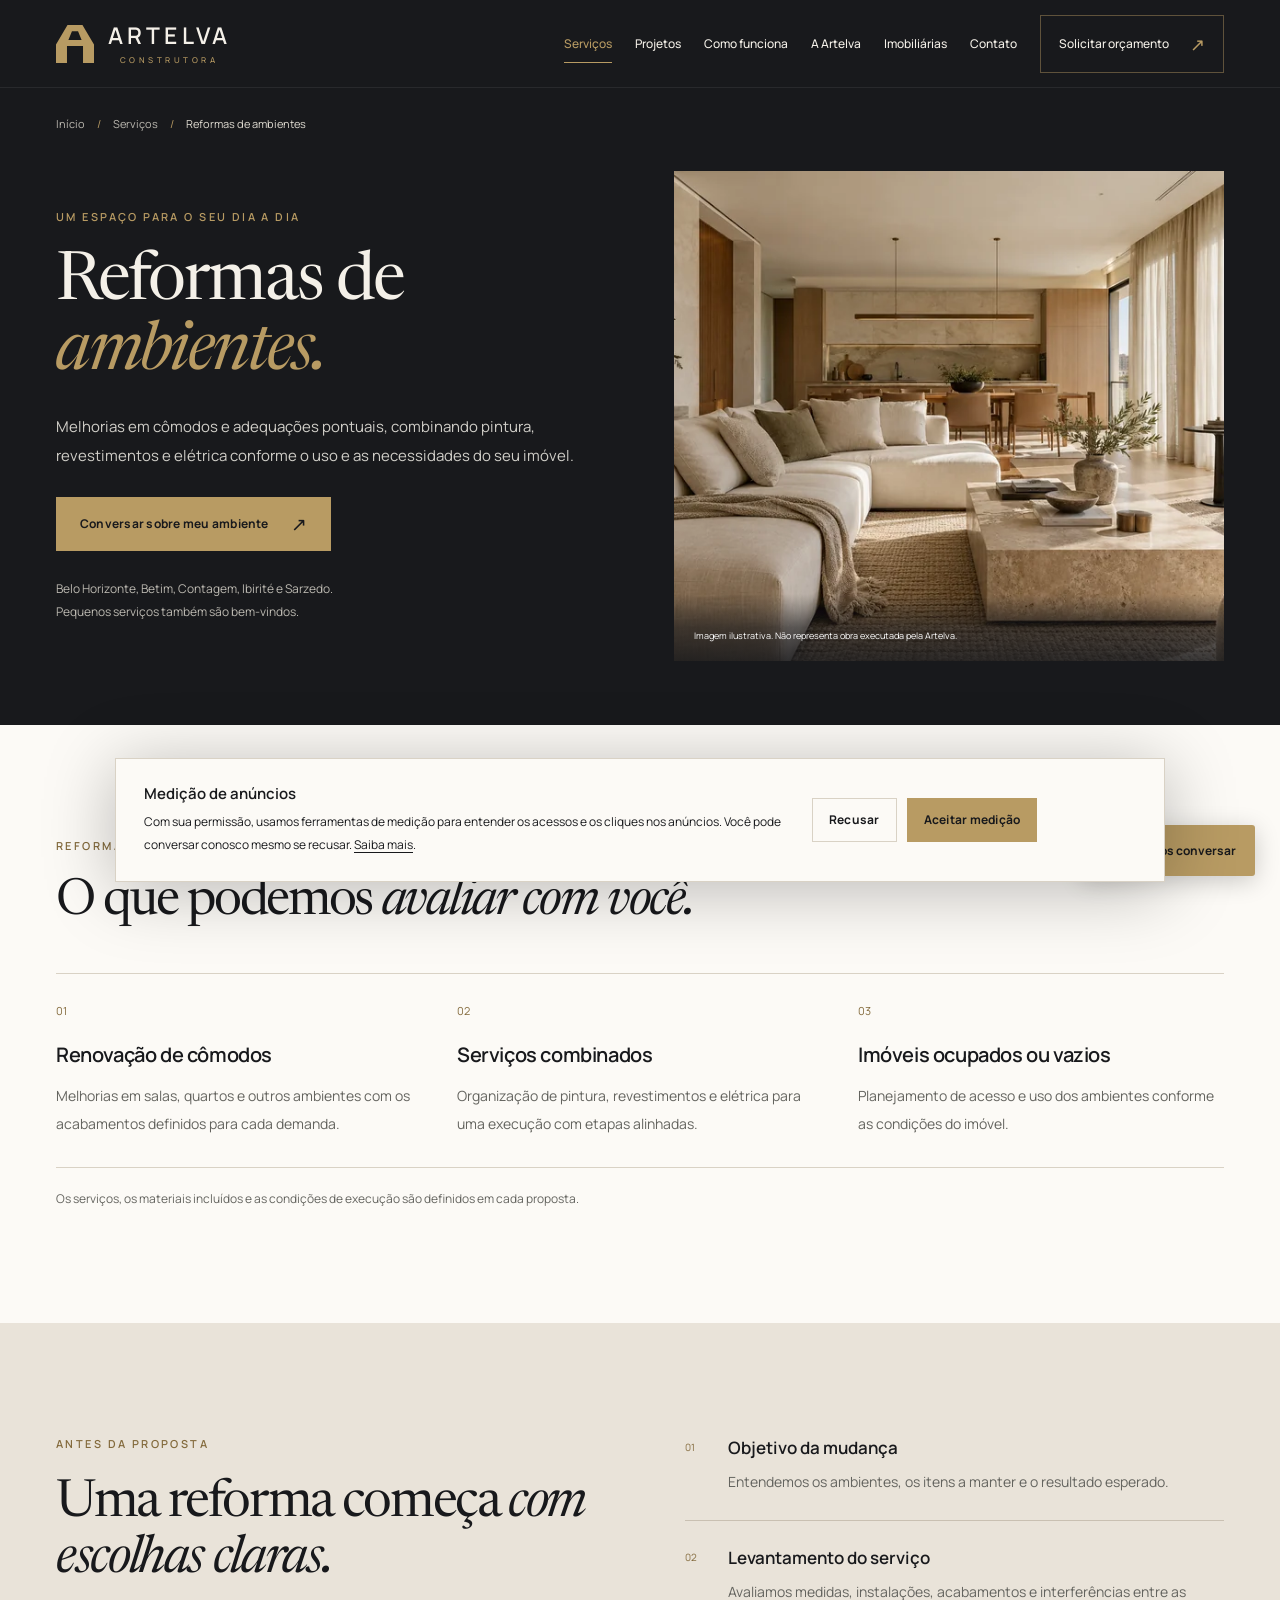
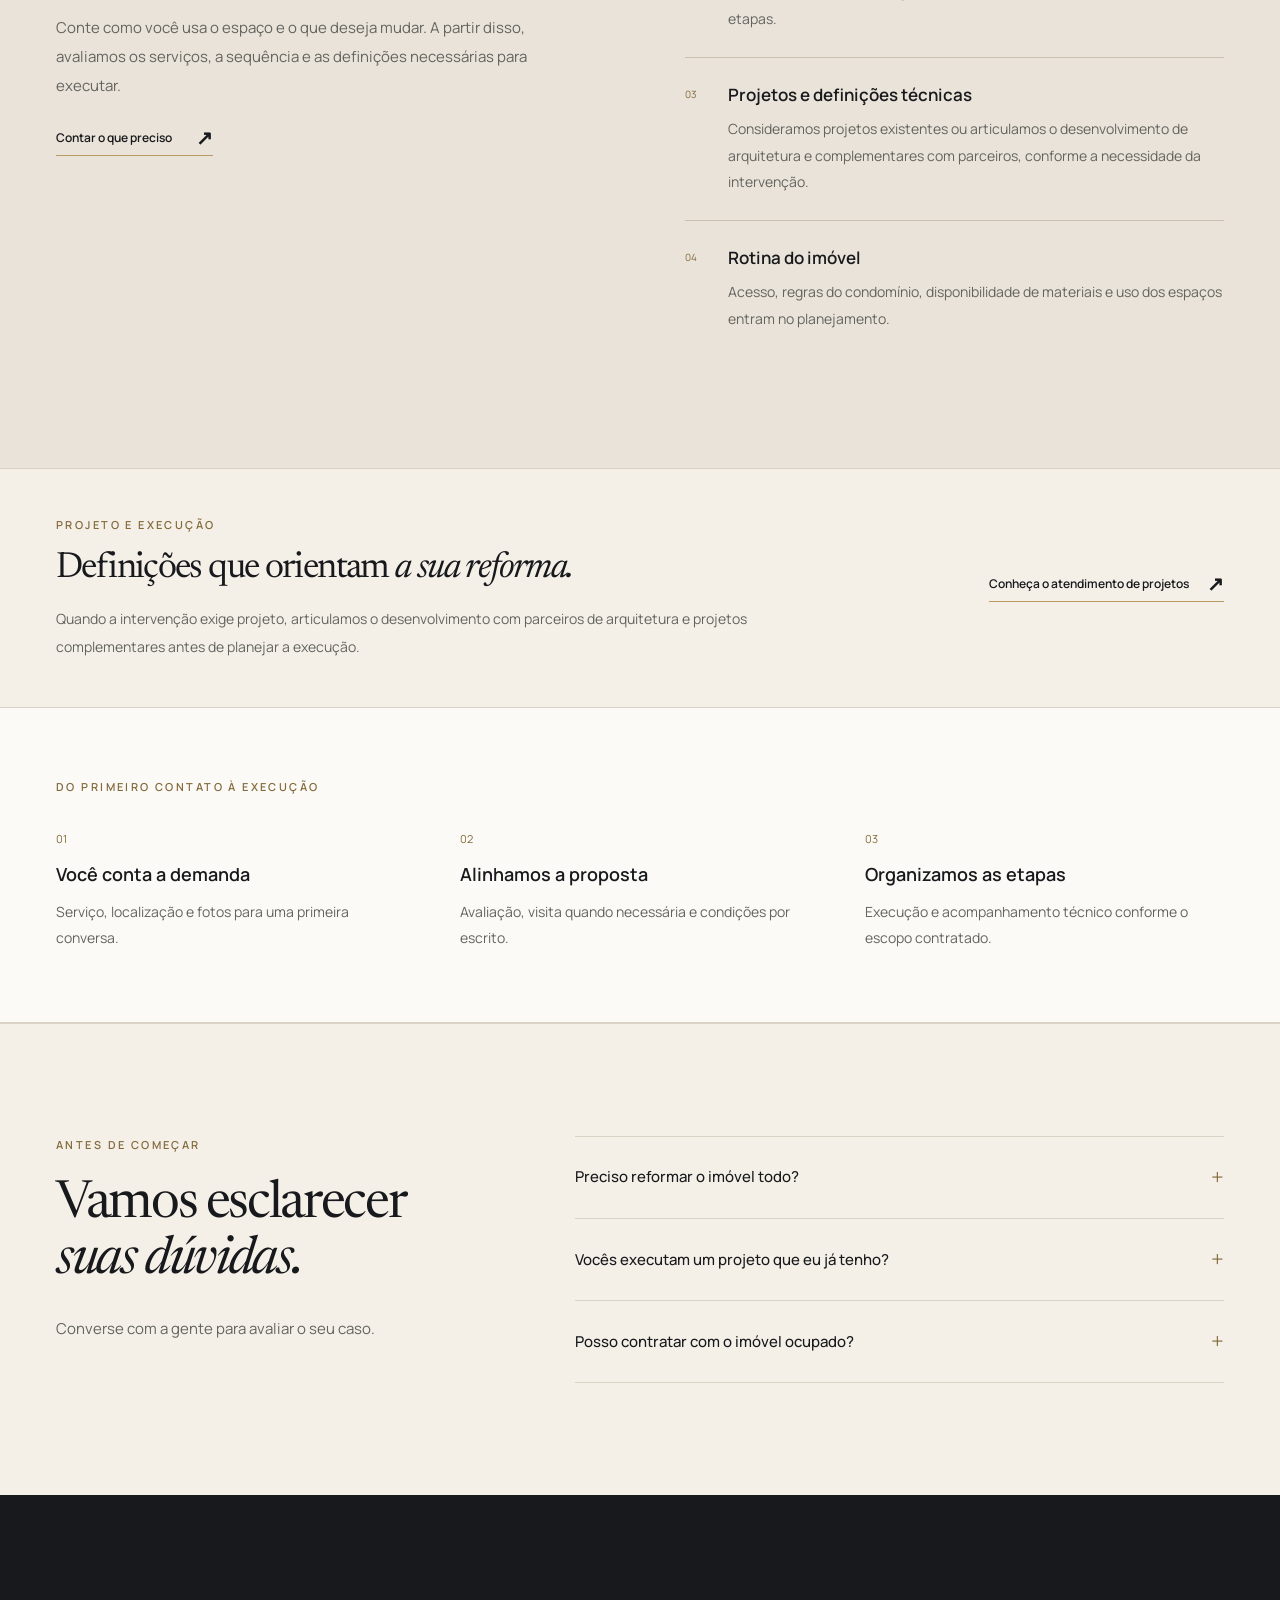
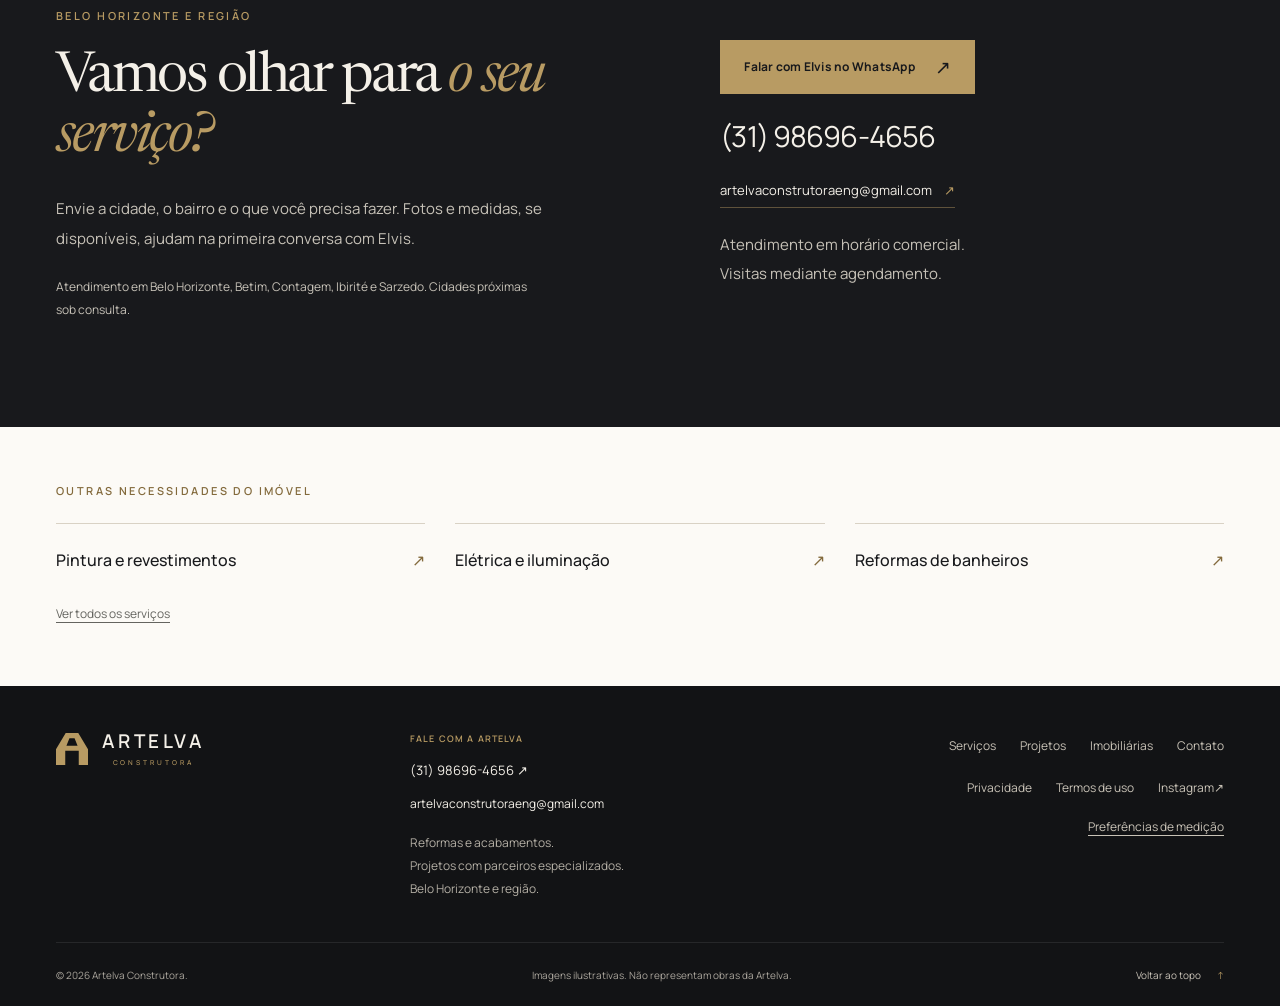
<file: servicos/reforma-ambientes.html>
<!doctype html><html lang="pt-BR"><head>
  <meta charset="utf-8"><meta name="viewport" content="width=device-width,initial-scale=1"><meta name="theme-color" content="#18191c">
  <title>Reformas de ambientes em BH e região | Artelva</title><meta name="description" content="Reformas de cômodos e melhorias em imóveis de Belo Horizonte e região. Pintura, revestimentos e elétrica organizados conforme sua necessidade.">
  <link rel="canonical" href="https://artelvaconstrutora.com.br/servicos/reforma-ambientes.html"><meta property="og:type" content="website"><meta property="og:locale" content="pt_BR"><meta property="og:site_name" content="Artelva Construtora"><meta property="og:title" content="Reformas de ambientes em BH e região | Artelva"><meta property="og:description" content="Reformas de cômodos e melhorias em imóveis de Belo Horizonte e região. Pintura, revestimentos e elétrica organizados conforme sua necessidade."><meta property="og:url" content="https://artelvaconstrutora.com.br/servicos/reforma-ambientes.html"><meta property="og:image" content="https://artelvaconstrutora.com.br/assets/images/artelva-compartilhamento.png"><meta property="og:image:width" content="1254"><meta property="og:image:height" content="1254"><meta property="og:image:alt" content="Artelva Construtora — reformas e acabamentos em BH e região"><meta name="twitter:card" content="summary"><meta name="twitter:image" content="https://artelvaconstrutora.com.br/assets/images/artelva-compartilhamento.png">
  <link rel="icon" href="../assets/favicon.svg" type="image/svg+xml"><link rel="preload" href="../assets/fonts/manrope.woff2" as="font" type="font/woff2" crossorigin><link rel="preload" href="../assets/fonts/newsreader.woff2" as="font" type="font/woff2" crossorigin>
  <link rel="stylesheet" href="../styles.css?v=20261103-projetos"><script src="../config.js?v=20261121-dominio" defer></script><script src="../script.js?v=20261103-projetos" defer></script><script type="application/ld+json">{"@context":"https://schema.org","@graph":[{"@type":"Service","name":"Reformas de ambientes","serviceType":"Reformas de ambientes","description":"Reformas de cômodos e melhorias em imóveis de Belo Horizonte e região. Pintura, revestimentos e elétrica organizados conforme sua necessidade.","url":"https://artelvaconstrutora.com.br/servicos/reforma-ambientes.html","provider":{"@type":"GeneralContractor","@id":"https://artelvaconstrutora.com.br/#empresa","name":"Artelva Construtora","url":"https://artelvaconstrutora.com.br/","telephone":"+55 31 98696-4656","email":"artelvaconstrutoraeng@gmail.com"},"areaServed":[{"@type":"City","name":"Belo Horizonte"},{"@type":"City","name":"Betim"},{"@type":"City","name":"Contagem"},{"@type":"City","name":"Ibirité"},{"@type":"City","name":"Sarzedo"}]},{"@type":"BreadcrumbList","itemListElement":[{"@type":"ListItem","position":1,"name":"Início","item":"https://artelvaconstrutora.com.br/"},{"@type":"ListItem","position":2,"name":"Reformas de ambientes","item":"https://artelvaconstrutora.com.br/servicos/reforma-ambientes.html"}]}]}</script>
</head>
<body class="service-page" data-page-path="servicos/reforma-ambientes.html"><a class="skip-link" href="#conteudo">Pular para o conteúdo</a><header class="site-header"><div class="container header-inner">
      <a class="brand" href="../index.html" aria-label="Artelva Construtora, início"><svg class="brand-symbol" viewBox="0 0 100 100" aria-hidden="true"><path fill="currentColor" fill-rule="evenodd" d="M30.3 0H69.6L100 51.1V100H71.1V55.1H28.9V100H0V51.1ZM42 16.3H58L67.4 39.7H32.6Z"/></svg><span class="brand-words"><span>ARTELVA</span><small>CONSTRUTORA</small></span></a>
      <button class="menu-toggle" type="button" aria-expanded="false" aria-controls="navegacao" aria-label="Abrir menu" hidden><span></span><span></span></button>
      <nav class="main-nav" id="navegacao" aria-label="Menu principal"><a href="../index.html#servicos" aria-current="page">Serviços</a><a href="../servicos/projetos-parceiros.html">Projetos</a><a href="../index.html#processo">Como funciona</a><a href="../index.html#sobre">A Artelva</a><a href="../imobiliarias.html">Imobiliárias</a><a href="../index.html#contato">Contato</a><a class="nav-cta" href="https://wa.me/5531986964656?text=Ol%C3%A1%2C%20Elvis%21%20Vim%20pelo%20site%20da%20Artelva%20e%20gostaria%20de%20solicitar%20um%20or%C3%A7amento%20para%20reformas%20de%20ambientes." data-whatsapp data-placement="header" data-whatsapp-service="Reformas de ambientes" target="_blank" rel="noopener noreferrer">Solicitar orçamento <span aria-hidden="true">↗</span></a></nav>
    </div></header>
<main id="conteudo" tabindex="-1"><section class="inner-hero" aria-labelledby="page-title"><div class="container"><nav class="breadcrumbs" aria-label="Caminho da página"><a href="../index.html">Início</a><span aria-hidden="true">/</span><a href="../index.html#servicos">Serviços</a><span aria-hidden="true">/</span><span aria-current="page">Reformas de ambientes</span></nav><div class="inner-hero-grid"><div class="inner-hero-copy"><p class="eyebrow">UM ESPAÇO PARA O SEU DIA A DIA</p><h1 id="page-title">Reformas de <em>ambientes.</em></h1><p>Melhorias em cômodos e adequações pontuais, combinando pintura, revestimentos e elétrica conforme o uso e as necessidades do seu imóvel.</p><a class="button button-gold" href="https://wa.me/5531986964656?text=Ol%C3%A1%2C%20Elvis%21%20Vim%20pelo%20site%20da%20Artelva%20e%20gostaria%20de%20solicitar%20um%20or%C3%A7amento%20para%20reformas%20de%20ambientes." data-whatsapp data-placement="service_hero" data-whatsapp-service="Reformas de ambientes" target="_blank" rel="noopener noreferrer">Conversar sobre meu ambiente <span aria-hidden="true">↗</span></a><p class="inner-hero-region">Belo Horizonte, Betim, Contagem, Ibirité e Sarzedo.<br>Pequenos serviços também são bem-vindos.</p></div><figure class="inner-hero-visual"><img src="../assets/images/sala-1600.webp" srcset="../assets/images/sala-800.webp 800w, ../assets/images/sala-1600.webp 1600w" sizes="(max-width: 760px) calc(100vw - 48px), 48vw" width="1536" height="1024" alt="Referência ilustrativa de sala integrada com acabamentos claros e madeira." fetchpriority="high" decoding="async"><figcaption>Imagem ilustrativa. Não representa obra executada pela Artelva.</figcaption></figure></div></div></section>
<section class="section scope-section"><div class="container"><div class="scope-heading"><p class="eyebrow dark-eyebrow">REFORMAS DE AMBIENTES</p><h2>O que podemos <em>avaliar com você.</em></h2></div><div class="scope-grid"><article><span aria-hidden="true">01</span><h3>Renovação de cômodos</h3><p>Melhorias em salas, quartos e outros ambientes com os acabamentos definidos para cada demanda.</p></article><article><span aria-hidden="true">02</span><h3>Serviços combinados</h3><p>Organização de pintura, revestimentos e elétrica para uma execução com etapas alinhadas.</p></article><article><span aria-hidden="true">03</span><h3>Imóveis ocupados ou vazios</h3><p>Planejamento de acesso e uso dos ambientes conforme as condições do imóvel.</p></article></div><p class="scope-note">Os serviços, os materiais incluídos e as condições de execução são definidos em cada proposta.</p></div></section>
<section class="section assessment-section"><div class="container assessment-layout"><div><p class="eyebrow dark-eyebrow">ANTES DA PROPOSTA</p><h2>Uma reforma começa <em>com escolhas claras.</em></h2><p>Conte como você usa o espaço e o que deseja mudar. A partir disso, avaliamos os serviços, a sequência e as definições necessárias para executar.</p><a class="text-link" href="https://wa.me/5531986964656?text=Ol%C3%A1%2C%20Elvis%21%20Vim%20pelo%20site%20da%20Artelva%20e%20gostaria%20de%20solicitar%20um%20or%C3%A7amento%20para%20reformas%20de%20ambientes." data-whatsapp data-placement="service_assessment" data-whatsapp-service="Reformas de ambientes" target="_blank" rel="noopener noreferrer">Contar o que preciso <span aria-hidden="true">↗</span></a></div><ol class="assessment-list"><li><h3>Objetivo da mudança</h3><p>Entendemos os ambientes, os itens a manter e o resultado esperado.</p></li><li><h3>Levantamento do serviço</h3><p>Avaliamos medidas, instalações, acabamentos e interferências entre as etapas.</p></li><li><h3>Projetos e definições técnicas</h3><p>Consideramos projetos existentes ou articulamos o desenvolvimento de arquitetura e complementares com parceiros, conforme a necessidade da intervenção.</p></li><li><h3>Rotina do imóvel</h3><p>Acesso, regras do condomínio, disponibilidade de materiais e uso dos espaços entram no planejamento.</p></li></ol></div></section>
<aside class="project-context-note"><div class="container"><div><p class="eyebrow dark-eyebrow">PROJETO E EXECUÇÃO</p><h2>Definições que orientam <em>a sua reforma.</em></h2><p>Quando a intervenção exige projeto, articulamos o desenvolvimento com parceiros de arquitetura e projetos complementares antes de planejar a execução.</p></div><a class="text-link" href="./projetos-parceiros.html">Conheça o atendimento de projetos <span aria-hidden="true">↗</span></a></div></aside><section class="section short-process"><div class="container"><p class="eyebrow dark-eyebrow">DO PRIMEIRO CONTATO À EXECUÇÃO</p><div class="short-process-grid"><div><span>01</span><h3>Você conta a demanda</h3><p>Serviço, localização e fotos para uma primeira conversa.</p></div><div><span>02</span><h3>Alinhamos a proposta</h3><p>Avaliação, visita quando necessária e condições por escrito.</p></div><div><span>03</span><h3>Organizamos as etapas</h3><p>Execução e acompanhamento técnico conforme o escopo contratado.</p></div></div></div></section>
<section class="section faq"><div class="container faq-layout"><div class="section-intro"><p class="eyebrow dark-eyebrow">ANTES DE COMEÇAR</p><h2>Vamos esclarecer <em>suas dúvidas.</em></h2><p>Converse com a gente para avaliar o seu caso.</p></div><div class="faq-list"><details><summary>Preciso reformar o imóvel todo?<span aria-hidden="true">+</span></summary><p>Não. Você pode solicitar a reforma de um cômodo ou um conjunto de serviços pontuais. O escopo é definido de acordo com a sua necessidade.</p></details><details><summary>Vocês executam um projeto que eu já tenho?<span aria-hidden="true">+</span></summary><p>Podemos avaliar a execução a partir de um projeto existente. Envie os arquivos e a localização para analisarmos as condições e as definições necessárias.</p></details><details><summary>Posso contratar com o imóvel ocupado?<span aria-hidden="true">+</span></summary><p>A possibilidade e a organização dependem dos serviços e das condições de uso. Essas informações precisam ser alinhadas antes da contratação.</p></details></div></div></section><section class="section contact service-contact" id="contato-direto"><div class="container compact-contact-layout"><div><p class="eyebrow">BELO HORIZONTE E REGIÃO</p><h2>Vamos olhar para <em>o seu serviço?</em></h2><p>Envie a cidade, o bairro e o que você precisa fazer. Fotos e medidas, se disponíveis, ajudam na primeira conversa com Elvis.</p><p class="service-contact-area" data-region>Atendimento em Belo Horizonte, Betim, Contagem, Ibirité e Sarzedo. Cidades próximas sob consulta.</p></div><div class="compact-contact-actions"><a class="button button-gold" href="https://wa.me/5531986964656?text=Ol%C3%A1%2C%20Elvis%21%20Vim%20pelo%20site%20da%20Artelva%20e%20gostaria%20de%20solicitar%20um%20or%C3%A7amento%20para%20reformas%20de%20ambientes." data-whatsapp data-placement="page_contact" data-whatsapp-service="Reformas de ambientes" target="_blank" rel="noopener noreferrer">Falar com Elvis no WhatsApp <span aria-hidden="true">↗</span></a><a class="compact-phone" href="https://wa.me/5531986964656" data-whatsapp data-whatsapp-service="Reformas de ambientes" data-whatsapp-message="" data-placement="page_phone" target="_blank" rel="noopener noreferrer"><span data-phone-display>(31) 98696-4656</span></a><a class="contact-email" href="mailto:artelvaconstrutoraeng@gmail.com" data-email data-placement="page_email"><span data-email-display>artelvaconstrutoraeng@gmail.com</span><span aria-hidden="true">↗</span></a><p>Atendimento em horário comercial.<br>Visitas mediante agendamento.</p></div></div></section><section class="related-section"><div class="container"><p class="eyebrow dark-eyebrow">OUTRAS NECESSIDADES DO IMÓVEL</p><div class="related-links"><a href="./pintura-revestimentos.html">Pintura e revestimentos <span aria-hidden="true">↗</span></a><a href="./eletrica-iluminacao.html">Elétrica e iluminação <span aria-hidden="true">↗</span></a><a href="./reforma-banheiro.html">Reformas de banheiros <span aria-hidden="true">↗</span></a></div><a class="related-all" href="../index.html#servicos">Ver todos os serviços</a></div></section></main><footer class="site-footer"><div class="container footer-main">
      <a class="brand" href="../index.html" aria-label="Artelva Construtora, início"><svg class="brand-symbol" viewBox="0 0 100 100" aria-hidden="true"><path fill="currentColor" fill-rule="evenodd" d="M30.3 0H69.6L100 51.1V100H71.1V55.1H28.9V100H0V51.1ZM42 16.3H58L67.4 39.7H32.6Z"/></svg><span class="brand-words"><span>ARTELVA</span><small>CONSTRUTORA</small></span></a>
      <div class="footer-contact"><p>FALE COM A ARTELVA</p><a class="" href="https://wa.me/5531986964656?text=Ol%C3%A1%2C%20Elvis%21%20Vim%20pelo%20site%20da%20Artelva%20e%20gostaria%20de%20solicitar%20um%20or%C3%A7amento%20para%20reformas%20de%20ambientes." data-whatsapp data-placement="footer_phone" data-whatsapp-service="Reformas de ambientes" target="_blank" rel="noopener noreferrer"><span data-phone-display>(31) 98696-4656</span> <span aria-hidden="true">↗</span></a><a class="footer-email" href="mailto:artelvaconstrutoraeng@gmail.com" data-email data-placement="footer_email"><span data-email-display>artelvaconstrutoraeng@gmail.com</span></a><span>Reformas e acabamentos.<br>Projetos com parceiros especializados.<br>Belo Horizonte e região.</span></div>
      <div class="footer-links"><a href="../index.html#servicos">Serviços</a><a href="../servicos/projetos-parceiros.html">Projetos</a><a href="../imobiliarias.html">Imobiliárias</a><a href="../index.html#contato">Contato</a><a href="../privacidade.html">Privacidade</a><a href="../termos.html">Termos de uso</a><a href="https://www.instagram.com/artelvaconstrutora/" data-instagram target="_blank" rel="noopener noreferrer">Instagram <span aria-hidden="true">↗</span></a><button type="button" class="text-button" data-consent-settings hidden>Preferências de medição</button></div>
    </div><div class="container footer-bottom"><p>© <span data-year>2026</span> Artelva Construtora.</p><p>Imagens ilustrativas. Não representam obras da Artelva.</p><a href="#conteudo">Voltar ao topo <span aria-hidden="true">↑</span></a></div></footer><a class="floating-whatsapp" href="https://wa.me/5531986964656?text=Ol%C3%A1%2C%20Elvis%21%20Vim%20pelo%20site%20da%20Artelva%20e%20gostaria%20de%20solicitar%20um%20or%C3%A7amento%20para%20reformas%20de%20ambientes." aria-label="Conversar com a Artelva no WhatsApp" data-whatsapp data-placement="floating" data-whatsapp-service="Reformas de ambientes" target="_blank" rel="noopener noreferrer"><svg viewBox="0 0 24 24" fill="none" stroke="currentColor" stroke-width="1.5" aria-hidden="true"><path d="M21 11.6a9 9 0 0 1-13.4 7.8L3 21l1.5-4.6A9 9 0 1 1 21 11.6Z"/><path d="M8.4 7.5c.5 3.9 3.2 6.8 7.3 7.7l1.2-2.2-2.5-1.3-1 1.1a7.2 7.2 0 0 1-3-3.1l1-1-1.3-2.4Z"/></svg><span>Vamos conversar</span></a><section class="consent-banner" id="consent-banner" aria-labelledby="consent-title" hidden><div><h2 id="consent-title">Medição de anúncios</h2><p>Com sua permissão, usamos ferramentas de medição para entender os acessos e os cliques nos anúncios. Você pode conversar conosco mesmo se recusar. <a href="../privacidade.html">Saiba mais</a>.</p></div><div class="consent-actions"><button type="button" class="button button-outline" data-consent="denied">Recusar</button><button type="button" class="button button-gold" data-consent="granted">Aceitar medição</button></div></section></body></html>
</file>
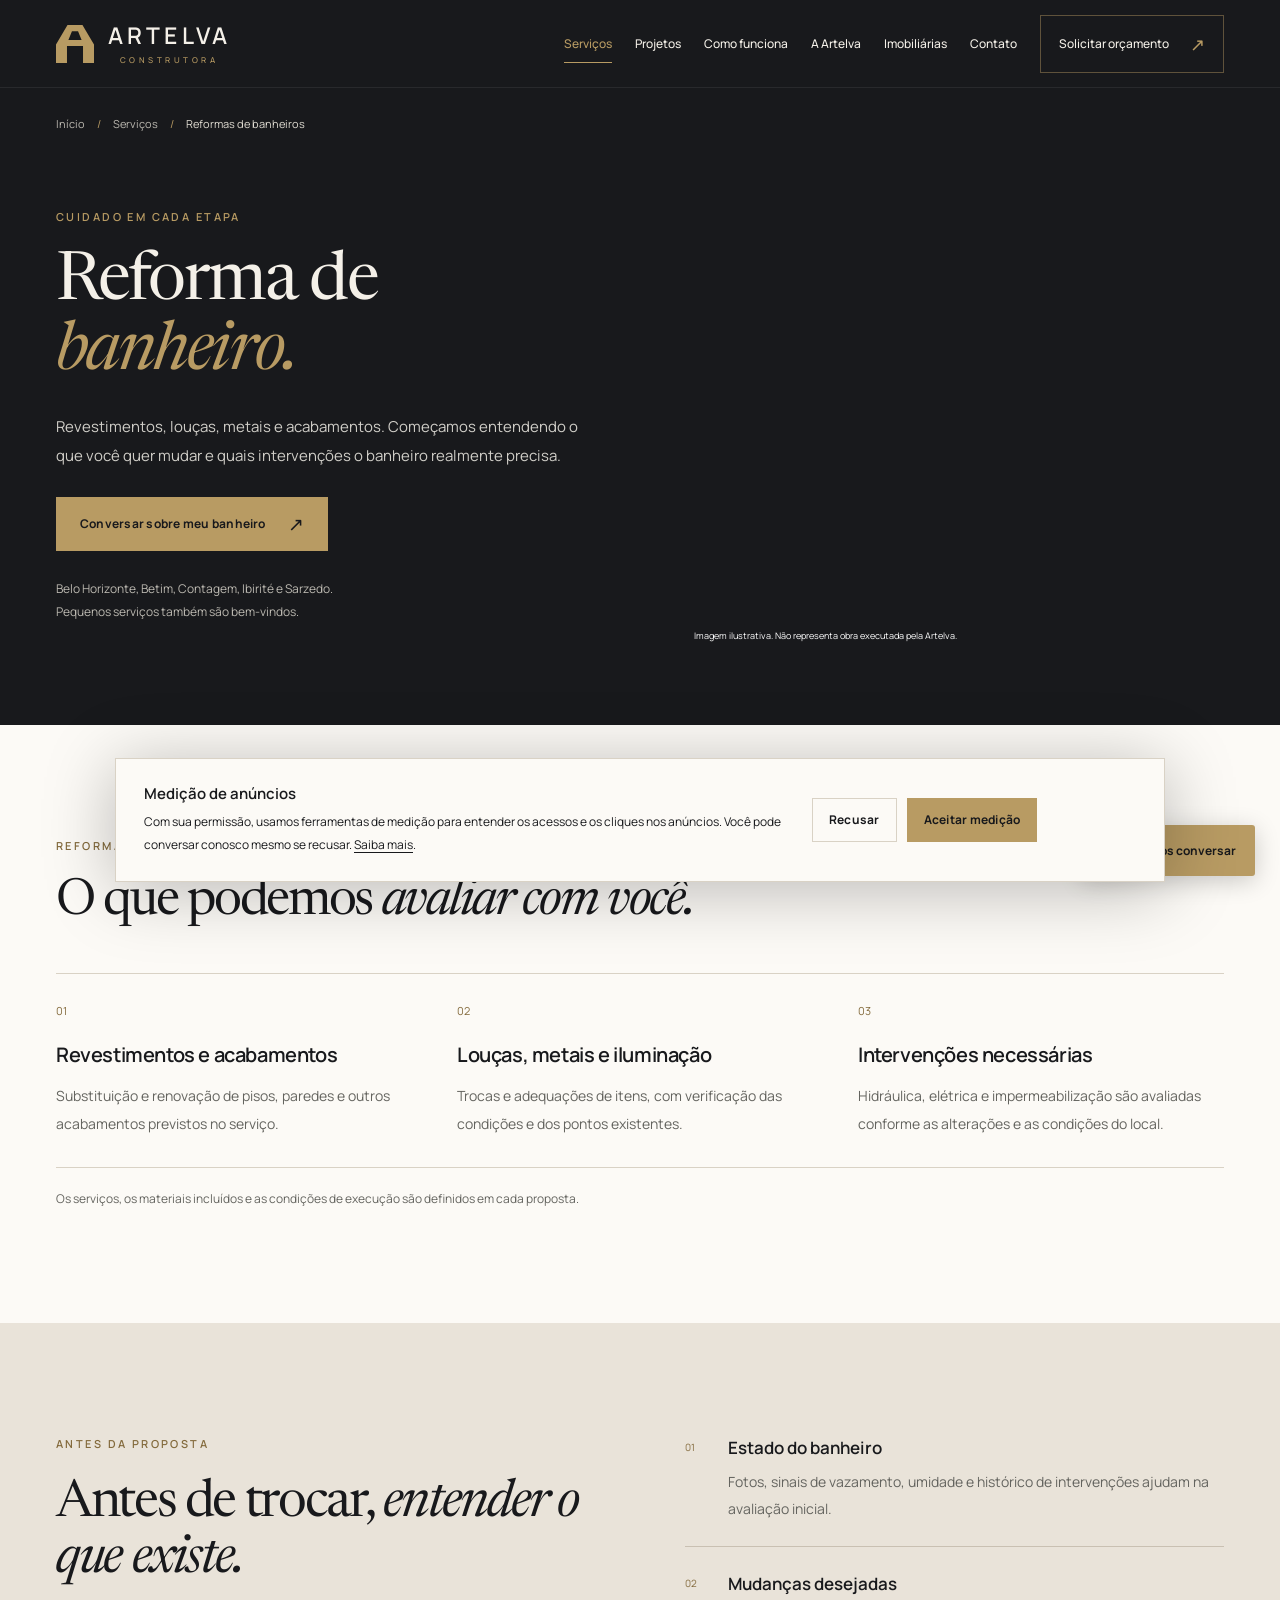
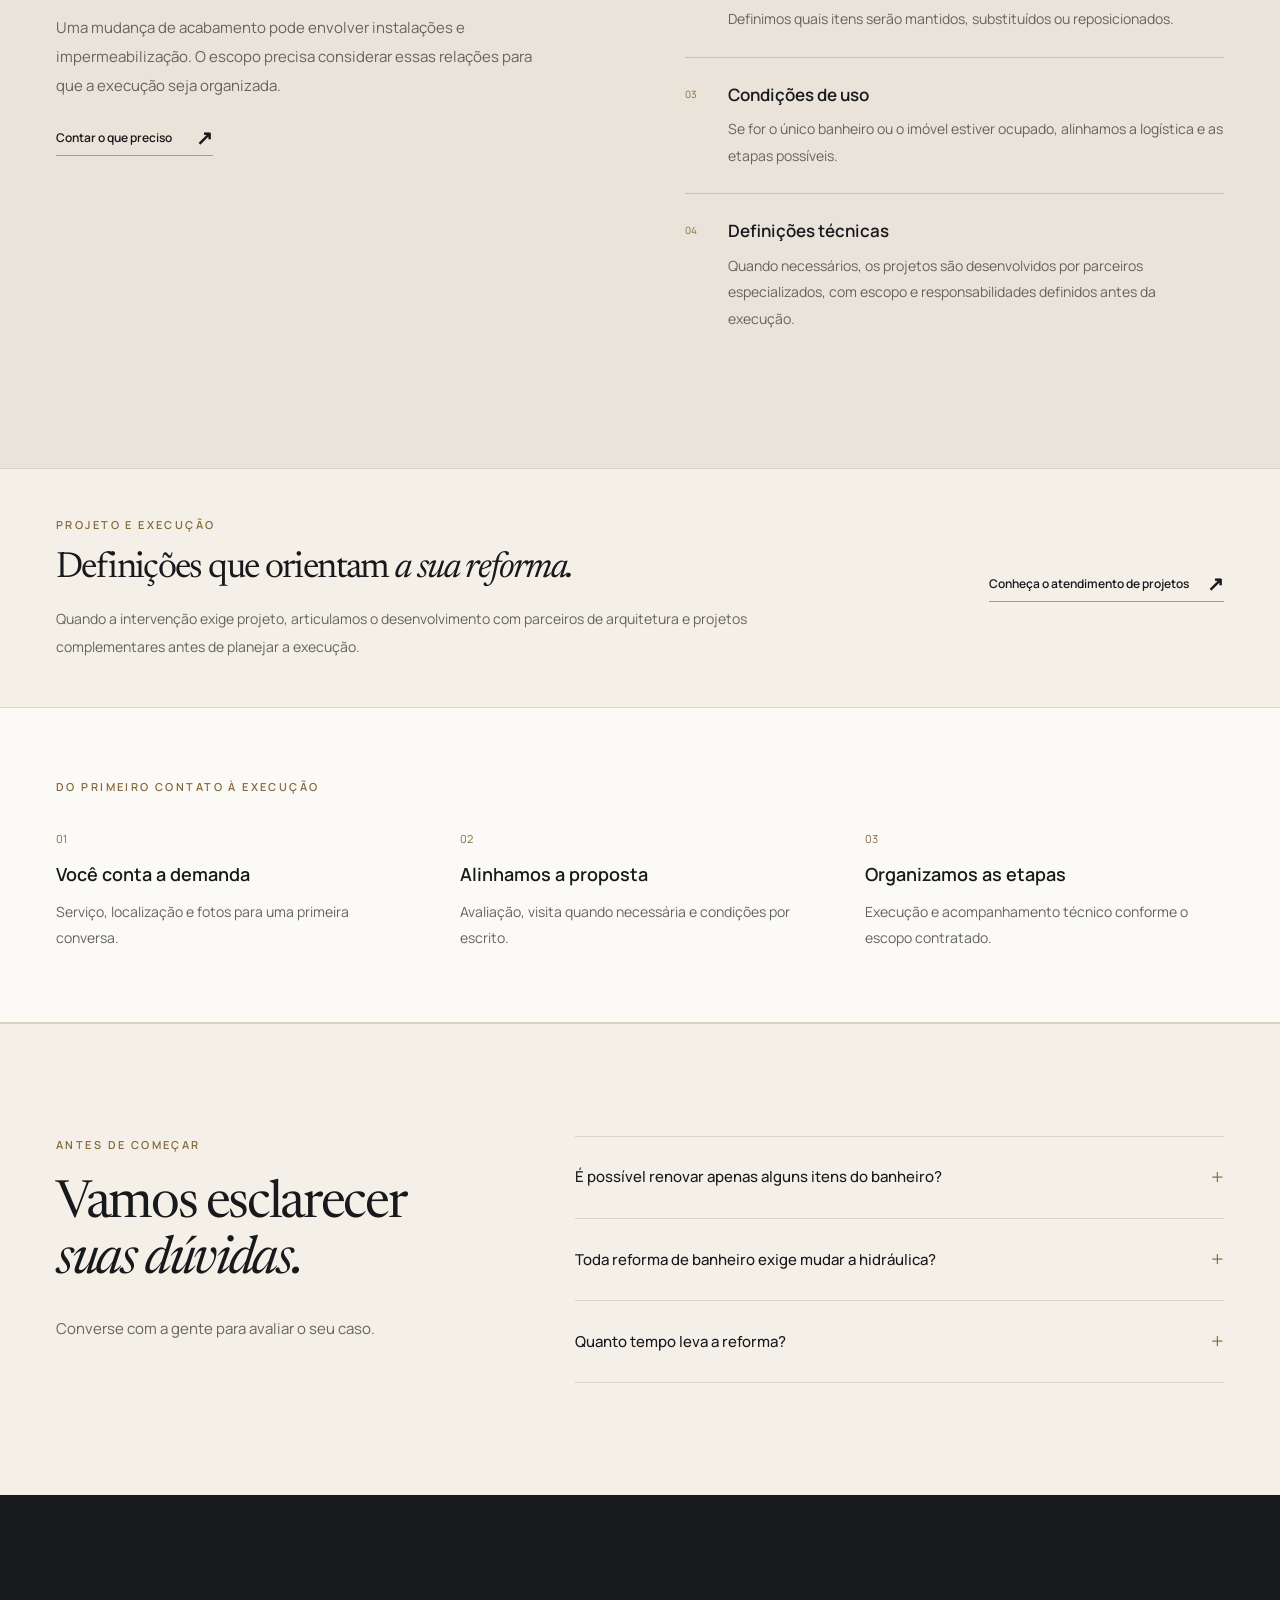
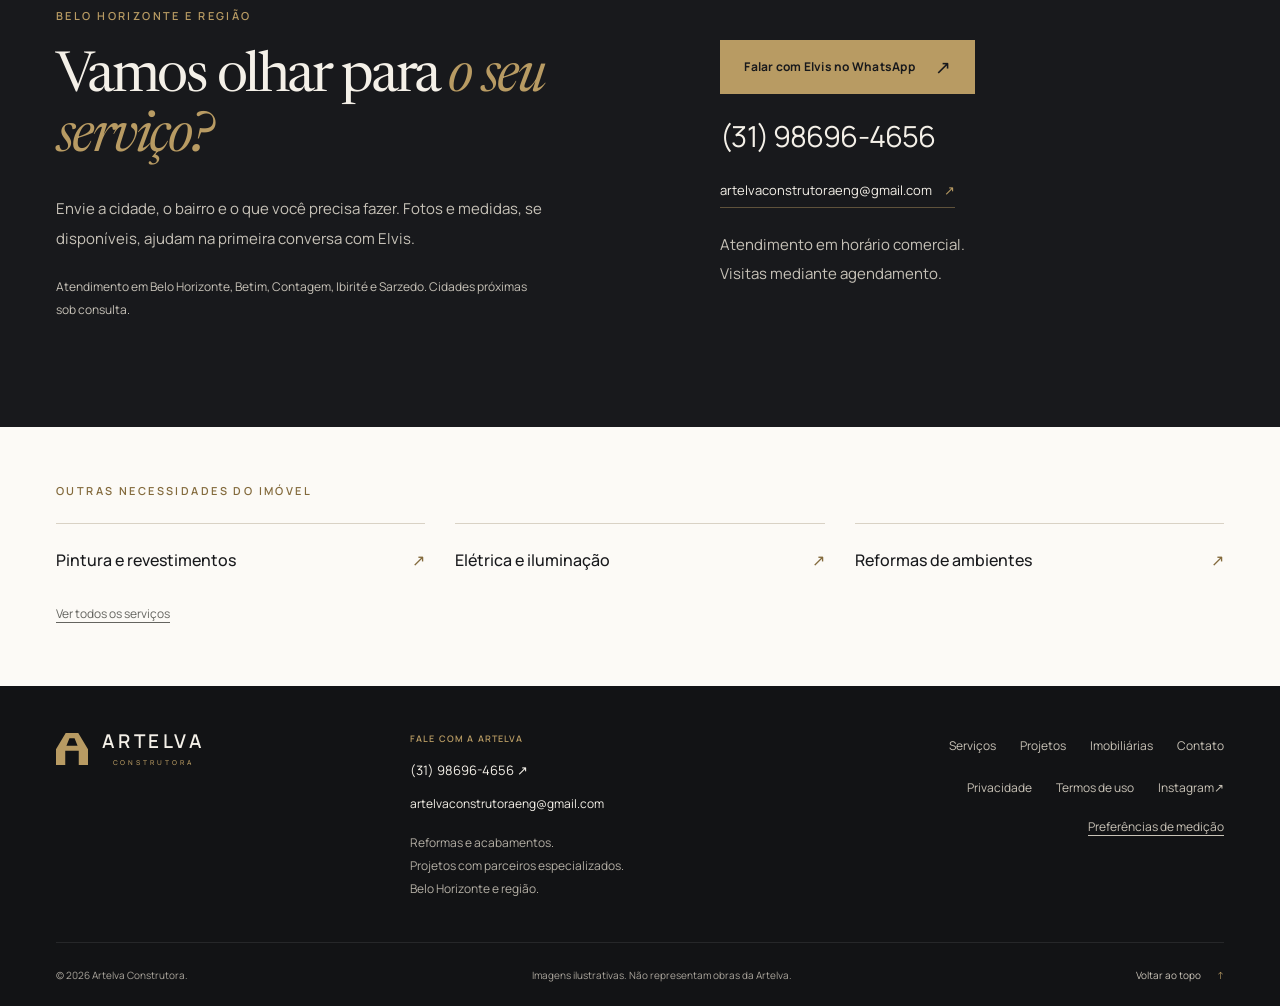
<file: servicos/reforma-banheiro.html>
<!doctype html><html lang="pt-BR"><head>
  <meta charset="utf-8"><meta name="viewport" content="width=device-width,initial-scale=1"><meta name="theme-color" content="#18191c">
  <title>Reforma de banheiro em BH e região | Artelva</title><meta name="description" content="Renovação de banheiros em BH, Betim, Contagem, Ibirité e Sarzedo. Revestimentos, louças, metais e intervenções avaliadas conforme o escopo.">
  <link rel="canonical" href="https://artelvaconstrutora.com.br/servicos/reforma-banheiro.html"><meta property="og:type" content="website"><meta property="og:locale" content="pt_BR"><meta property="og:site_name" content="Artelva Construtora"><meta property="og:title" content="Reforma de banheiro em BH e região | Artelva"><meta property="og:description" content="Renovação de banheiros em BH, Betim, Contagem, Ibirité e Sarzedo. Revestimentos, louças, metais e intervenções avaliadas conforme o escopo."><meta property="og:url" content="https://artelvaconstrutora.com.br/servicos/reforma-banheiro.html"><meta property="og:image" content="https://artelvaconstrutora.com.br/assets/images/artelva-compartilhamento.png"><meta property="og:image:width" content="1254"><meta property="og:image:height" content="1254"><meta property="og:image:alt" content="Artelva Construtora — reformas e acabamentos em BH e região"><meta name="twitter:card" content="summary"><meta name="twitter:image" content="https://artelvaconstrutora.com.br/assets/images/artelva-compartilhamento.png">
  <link rel="icon" href="../assets/favicon.svg" type="image/svg+xml"><link rel="preload" href="../assets/fonts/manrope.woff2" as="font" type="font/woff2" crossorigin><link rel="preload" href="../assets/fonts/newsreader.woff2" as="font" type="font/woff2" crossorigin>
  <link rel="stylesheet" href="../styles.css?v=20261103-projetos"><script src="../config.js?v=20261121-dominio" defer></script><script src="../script.js?v=20261103-projetos" defer></script><script type="application/ld+json">{"@context":"https://schema.org","@graph":[{"@type":"Service","name":"Reformas de banheiros","serviceType":"Reformas de banheiros","description":"Renovação de banheiros em BH, Betim, Contagem, Ibirité e Sarzedo. Revestimentos, louças, metais e intervenções avaliadas conforme o escopo.","url":"https://artelvaconstrutora.com.br/servicos/reforma-banheiro.html","provider":{"@type":"GeneralContractor","@id":"https://artelvaconstrutora.com.br/#empresa","name":"Artelva Construtora","url":"https://artelvaconstrutora.com.br/","telephone":"+55 31 98696-4656","email":"artelvaconstrutoraeng@gmail.com"},"areaServed":[{"@type":"City","name":"Belo Horizonte"},{"@type":"City","name":"Betim"},{"@type":"City","name":"Contagem"},{"@type":"City","name":"Ibirité"},{"@type":"City","name":"Sarzedo"}]},{"@type":"BreadcrumbList","itemListElement":[{"@type":"ListItem","position":1,"name":"Início","item":"https://artelvaconstrutora.com.br/"},{"@type":"ListItem","position":2,"name":"Reformas de banheiros","item":"https://artelvaconstrutora.com.br/servicos/reforma-banheiro.html"}]}]}</script>
</head>
<body class="service-page" data-page-path="servicos/reforma-banheiro.html"><a class="skip-link" href="#conteudo">Pular para o conteúdo</a><header class="site-header"><div class="container header-inner">
      <a class="brand" href="../index.html" aria-label="Artelva Construtora, início"><svg class="brand-symbol" viewBox="0 0 100 100" aria-hidden="true"><path fill="currentColor" fill-rule="evenodd" d="M30.3 0H69.6L100 51.1V100H71.1V55.1H28.9V100H0V51.1ZM42 16.3H58L67.4 39.7H32.6Z"/></svg><span class="brand-words"><span>ARTELVA</span><small>CONSTRUTORA</small></span></a>
      <button class="menu-toggle" type="button" aria-expanded="false" aria-controls="navegacao" aria-label="Abrir menu" hidden><span></span><span></span></button>
      <nav class="main-nav" id="navegacao" aria-label="Menu principal"><a href="../index.html#servicos" aria-current="page">Serviços</a><a href="../servicos/projetos-parceiros.html">Projetos</a><a href="../index.html#processo">Como funciona</a><a href="../index.html#sobre">A Artelva</a><a href="../imobiliarias.html">Imobiliárias</a><a href="../index.html#contato">Contato</a><a class="nav-cta" href="https://wa.me/5531986964656?text=Ol%C3%A1%2C%20Elvis%21%20Vim%20pelo%20site%20da%20Artelva%20e%20gostaria%20de%20solicitar%20um%20or%C3%A7amento%20para%20reformas%20de%20banheiros." data-whatsapp data-placement="header" data-whatsapp-service="Reformas de banheiros" target="_blank" rel="noopener noreferrer">Solicitar orçamento <span aria-hidden="true">↗</span></a></nav>
    </div></header>
<main id="conteudo" tabindex="-1"><section class="inner-hero" aria-labelledby="page-title"><div class="container"><nav class="breadcrumbs" aria-label="Caminho da página"><a href="../index.html">Início</a><span aria-hidden="true">/</span><a href="../index.html#servicos">Serviços</a><span aria-hidden="true">/</span><span aria-current="page">Reformas de banheiros</span></nav><div class="inner-hero-grid"><div class="inner-hero-copy"><p class="eyebrow">CUIDADO EM CADA ETAPA</p><h1 id="page-title">Reforma de <em>banheiro.</em></h1><p>Revestimentos, louças, metais e acabamentos. Começamos entendendo o que você quer mudar e quais intervenções o banheiro realmente precisa.</p><a class="button button-gold" href="https://wa.me/5531986964656?text=Ol%C3%A1%2C%20Elvis%21%20Vim%20pelo%20site%20da%20Artelva%20e%20gostaria%20de%20solicitar%20um%20or%C3%A7amento%20para%20reformas%20de%20banheiros." data-whatsapp data-placement="service_hero" data-whatsapp-service="Reformas de banheiros" target="_blank" rel="noopener noreferrer">Conversar sobre meu banheiro <span aria-hidden="true">↗</span></a><p class="inner-hero-region">Belo Horizonte, Betim, Contagem, Ibirité e Sarzedo.<br>Pequenos serviços também são bem-vindos.</p></div><figure class="inner-hero-visual"><img src="../assets/images/banheiro-1000.webp" srcset="../assets/images/banheiro-600.webp 600w, ../assets/images/banheiro-1000.webp 1000w" sizes="(max-width: 760px) calc(100vw - 48px), 48vw" width="1024" height="1536" alt="Referência ilustrativa de banheiro com revestimentos claros, bancada e metais." fetchpriority="high" decoding="async"><figcaption>Imagem ilustrativa. Não representa obra executada pela Artelva.</figcaption></figure></div></div></section>
<section class="section scope-section"><div class="container"><div class="scope-heading"><p class="eyebrow dark-eyebrow">REFORMAS DE BANHEIROS</p><h2>O que podemos <em>avaliar com você.</em></h2></div><div class="scope-grid"><article><span aria-hidden="true">01</span><h3>Revestimentos e acabamentos</h3><p>Substituição e renovação de pisos, paredes e outros acabamentos previstos no serviço.</p></article><article><span aria-hidden="true">02</span><h3>Louças, metais e iluminação</h3><p>Trocas e adequações de itens, com verificação das condições e dos pontos existentes.</p></article><article><span aria-hidden="true">03</span><h3>Intervenções necessárias</h3><p>Hidráulica, elétrica e impermeabilização são avaliadas conforme as alterações e as condições do local.</p></article></div><p class="scope-note">Os serviços, os materiais incluídos e as condições de execução são definidos em cada proposta.</p></div></section>
<section class="section assessment-section"><div class="container assessment-layout"><div><p class="eyebrow dark-eyebrow">ANTES DA PROPOSTA</p><h2>Antes de trocar, <em>entender o que existe.</em></h2><p>Uma mudança de acabamento pode envolver instalações e impermeabilização. O escopo precisa considerar essas relações para que a execução seja organizada.</p><a class="text-link" href="https://wa.me/5531986964656?text=Ol%C3%A1%2C%20Elvis%21%20Vim%20pelo%20site%20da%20Artelva%20e%20gostaria%20de%20solicitar%20um%20or%C3%A7amento%20para%20reformas%20de%20banheiros." data-whatsapp data-placement="service_assessment" data-whatsapp-service="Reformas de banheiros" target="_blank" rel="noopener noreferrer">Contar o que preciso <span aria-hidden="true">↗</span></a></div><ol class="assessment-list"><li><h3>Estado do banheiro</h3><p>Fotos, sinais de vazamento, umidade e histórico de intervenções ajudam na avaliação inicial.</p></li><li><h3>Mudanças desejadas</h3><p>Definimos quais itens serão mantidos, substituídos ou reposicionados.</p></li><li><h3>Condições de uso</h3><p>Se for o único banheiro ou o imóvel estiver ocupado, alinhamos a logística e as etapas possíveis.</p></li><li><h3>Definições técnicas</h3><p>Quando necessários, os projetos são desenvolvidos por parceiros especializados, com escopo e responsabilidades definidos antes da execução.</p></li></ol></div></section>
<aside class="project-context-note"><div class="container"><div><p class="eyebrow dark-eyebrow">PROJETO E EXECUÇÃO</p><h2>Definições que orientam <em>a sua reforma.</em></h2><p>Quando a intervenção exige projeto, articulamos o desenvolvimento com parceiros de arquitetura e projetos complementares antes de planejar a execução.</p></div><a class="text-link" href="./projetos-parceiros.html">Conheça o atendimento de projetos <span aria-hidden="true">↗</span></a></div></aside><section class="section short-process"><div class="container"><p class="eyebrow dark-eyebrow">DO PRIMEIRO CONTATO À EXECUÇÃO</p><div class="short-process-grid"><div><span>01</span><h3>Você conta a demanda</h3><p>Serviço, localização e fotos para uma primeira conversa.</p></div><div><span>02</span><h3>Alinhamos a proposta</h3><p>Avaliação, visita quando necessária e condições por escrito.</p></div><div><span>03</span><h3>Organizamos as etapas</h3><p>Execução e acompanhamento técnico conforme o escopo contratado.</p></div></div></div></section>
<section class="section faq"><div class="container faq-layout"><div class="section-intro"><p class="eyebrow dark-eyebrow">ANTES DE COMEÇAR</p><h2>Vamos esclarecer <em>suas dúvidas.</em></h2><p>Converse com a gente para avaliar o seu caso.</p></div><div class="faq-list"><details><summary>É possível renovar apenas alguns itens do banheiro?<span aria-hidden="true">+</span></summary><p>Sim. A avaliação pode considerar desde trocas pontuais até a reforma do ambiente. A proposta deixa claro o que será executado.</p></details><details><summary>Toda reforma de banheiro exige mudar a hidráulica?<span aria-hidden="true">+</span></summary><p>Não necessariamente. As intervenções dependem do estado da instalação e das mudanças desejadas. Não definimos esse escopo apenas pela aparência do ambiente.</p></details><details><summary>Quanto tempo leva a reforma?<span aria-hidden="true">+</span></summary><p>O prazo depende das intervenções, dos materiais, das etapas e das condições do imóvel. A previsão é alinhada após a avaliação do serviço.</p></details></div></div></section><section class="section contact service-contact" id="contato-direto"><div class="container compact-contact-layout"><div><p class="eyebrow">BELO HORIZONTE E REGIÃO</p><h2>Vamos olhar para <em>o seu serviço?</em></h2><p>Envie a cidade, o bairro e o que você precisa fazer. Fotos e medidas, se disponíveis, ajudam na primeira conversa com Elvis.</p><p class="service-contact-area" data-region>Atendimento em Belo Horizonte, Betim, Contagem, Ibirité e Sarzedo. Cidades próximas sob consulta.</p></div><div class="compact-contact-actions"><a class="button button-gold" href="https://wa.me/5531986964656?text=Ol%C3%A1%2C%20Elvis%21%20Vim%20pelo%20site%20da%20Artelva%20e%20gostaria%20de%20solicitar%20um%20or%C3%A7amento%20para%20reformas%20de%20banheiros." data-whatsapp data-placement="page_contact" data-whatsapp-service="Reformas de banheiros" target="_blank" rel="noopener noreferrer">Falar com Elvis no WhatsApp <span aria-hidden="true">↗</span></a><a class="compact-phone" href="https://wa.me/5531986964656" data-whatsapp data-whatsapp-service="Reformas de banheiros" data-whatsapp-message="" data-placement="page_phone" target="_blank" rel="noopener noreferrer"><span data-phone-display>(31) 98696-4656</span></a><a class="contact-email" href="mailto:artelvaconstrutoraeng@gmail.com" data-email data-placement="page_email"><span data-email-display>artelvaconstrutoraeng@gmail.com</span><span aria-hidden="true">↗</span></a><p>Atendimento em horário comercial.<br>Visitas mediante agendamento.</p></div></div></section><section class="related-section"><div class="container"><p class="eyebrow dark-eyebrow">OUTRAS NECESSIDADES DO IMÓVEL</p><div class="related-links"><a href="./pintura-revestimentos.html">Pintura e revestimentos <span aria-hidden="true">↗</span></a><a href="./eletrica-iluminacao.html">Elétrica e iluminação <span aria-hidden="true">↗</span></a><a href="./reforma-ambientes.html">Reformas de ambientes <span aria-hidden="true">↗</span></a></div><a class="related-all" href="../index.html#servicos">Ver todos os serviços</a></div></section></main><footer class="site-footer"><div class="container footer-main">
      <a class="brand" href="../index.html" aria-label="Artelva Construtora, início"><svg class="brand-symbol" viewBox="0 0 100 100" aria-hidden="true"><path fill="currentColor" fill-rule="evenodd" d="M30.3 0H69.6L100 51.1V100H71.1V55.1H28.9V100H0V51.1ZM42 16.3H58L67.4 39.7H32.6Z"/></svg><span class="brand-words"><span>ARTELVA</span><small>CONSTRUTORA</small></span></a>
      <div class="footer-contact"><p>FALE COM A ARTELVA</p><a class="" href="https://wa.me/5531986964656?text=Ol%C3%A1%2C%20Elvis%21%20Vim%20pelo%20site%20da%20Artelva%20e%20gostaria%20de%20solicitar%20um%20or%C3%A7amento%20para%20reformas%20de%20banheiros." data-whatsapp data-placement="footer_phone" data-whatsapp-service="Reformas de banheiros" target="_blank" rel="noopener noreferrer"><span data-phone-display>(31) 98696-4656</span> <span aria-hidden="true">↗</span></a><a class="footer-email" href="mailto:artelvaconstrutoraeng@gmail.com" data-email data-placement="footer_email"><span data-email-display>artelvaconstrutoraeng@gmail.com</span></a><span>Reformas e acabamentos.<br>Projetos com parceiros especializados.<br>Belo Horizonte e região.</span></div>
      <div class="footer-links"><a href="../index.html#servicos">Serviços</a><a href="../servicos/projetos-parceiros.html">Projetos</a><a href="../imobiliarias.html">Imobiliárias</a><a href="../index.html#contato">Contato</a><a href="../privacidade.html">Privacidade</a><a href="../termos.html">Termos de uso</a><a href="https://www.instagram.com/artelvaconstrutora/" data-instagram target="_blank" rel="noopener noreferrer">Instagram <span aria-hidden="true">↗</span></a><button type="button" class="text-button" data-consent-settings hidden>Preferências de medição</button></div>
    </div><div class="container footer-bottom"><p>© <span data-year>2026</span> Artelva Construtora.</p><p>Imagens ilustrativas. Não representam obras da Artelva.</p><a href="#conteudo">Voltar ao topo <span aria-hidden="true">↑</span></a></div></footer><a class="floating-whatsapp" href="https://wa.me/5531986964656?text=Ol%C3%A1%2C%20Elvis%21%20Vim%20pelo%20site%20da%20Artelva%20e%20gostaria%20de%20solicitar%20um%20or%C3%A7amento%20para%20reformas%20de%20banheiros." aria-label="Conversar com a Artelva no WhatsApp" data-whatsapp data-placement="floating" data-whatsapp-service="Reformas de banheiros" target="_blank" rel="noopener noreferrer"><svg viewBox="0 0 24 24" fill="none" stroke="currentColor" stroke-width="1.5" aria-hidden="true"><path d="M21 11.6a9 9 0 0 1-13.4 7.8L3 21l1.5-4.6A9 9 0 1 1 21 11.6Z"/><path d="M8.4 7.5c.5 3.9 3.2 6.8 7.3 7.7l1.2-2.2-2.5-1.3-1 1.1a7.2 7.2 0 0 1-3-3.1l1-1-1.3-2.4Z"/></svg><span>Vamos conversar</span></a><section class="consent-banner" id="consent-banner" aria-labelledby="consent-title" hidden><div><h2 id="consent-title">Medição de anúncios</h2><p>Com sua permissão, usamos ferramentas de medição para entender os acessos e os cliques nos anúncios. Você pode conversar conosco mesmo se recusar. <a href="../privacidade.html">Saiba mais</a>.</p></div><div class="consent-actions"><button type="button" class="button button-outline" data-consent="denied">Recusar</button><button type="button" class="button button-gold" data-consent="granted">Aceitar medição</button></div></section></body></html>
</file>
<file: styles.css>
@font-face{font-family:Manrope;src:url('./assets/fonts/manrope.woff2') format('woff2');font-style:normal;font-weight:200 800;font-display:swap}
@font-face{font-family:Newsreader;src:url('./assets/fonts/newsreader.woff2') format('woff2');font-style:normal;font-weight:200 800;font-display:swap}
@font-face{font-family:Newsreader;src:url('./assets/fonts/newsreader-italic.woff2') format('woff2');font-style:italic;font-weight:200 800;font-display:swap}
:root{--ink:#18191c;--ink-soft:#242529;--gold:#b89b63;--gold-dark:#836a3c;--ivory:#f4f0e8;--paper:#fcfaf6;--sand:#e9e3d9;--muted:#64645f;--line:#d9d2c5;--serif:Newsreader,Georgia,'Times New Roman',serif;--sans:Manrope,Arial,sans-serif;--container:1248px}
*{box-sizing:border-box}html{scroll-behavior:auto;scroll-padding-top:var(--header-height,88px)}body{margin:0;background:var(--ivory);color:var(--ink);font:15px/1.8 var(--sans);-webkit-font-smoothing:antialiased}a{color:inherit;text-decoration:none}button,input,select,textarea{font:inherit}button,a,input,select,textarea{-webkit-tap-highlight-color:transparent}button{cursor:pointer}button:disabled{cursor:wait}button,a{touch-action:manipulation}img,svg{display:block;max-width:100%}figure,p,h1,h2,h3{margin:0}ul,ol{margin:0;padding:0}em{font-family:var(--serif);font-weight:400}h1,h2{font-family:var(--serif);font-weight:400;letter-spacing:-.045em;line-height:1.06}h2{font-size:clamp(44px,4.4vw,64px)}h3{font-weight:600;line-height:1.4}p{overflow-wrap:break-word}a,button,input,select,textarea,summary{outline-offset:5px}a:focus-visible,button:focus-visible,input:focus-visible,select:focus-visible,textarea:focus-visible,summary:focus-visible{outline:2px solid var(--gold-dark)}[hidden]{display:none!important}::selection{background:var(--gold);color:var(--ink)}.container{width:min(var(--container),calc(100% - 112px));margin-inline:auto}.section{padding:112px 0}.eyebrow{font-size:10px;font-weight:600;letter-spacing:.22em;line-height:1.6;color:var(--gold);margin-bottom:24px;display:flex;align-items:center;gap:14px}.eyebrow>span{height:1px;width:34px;background:currentColor}.dark-eyebrow{color:var(--gold-dark)}.skip-link{position:fixed;top:8px;left:8px;z-index:200;padding:12px 18px;background:var(--gold);color:var(--ink);transform:translateY(-150%)}.skip-link:focus{transform:translateY(0)}
.site-header{height:96px;background:var(--ink);color:var(--ivory);border-bottom:1px solid #ffffff12;position:relative;z-index:40}.header-inner{height:100%;display:flex;align-items:center;justify-content:space-between;gap:24px}.brand{display:inline-flex;gap:14px;align-items:center;flex-shrink:0}.brand-symbol{width:38px;height:38px;color:var(--gold)}.brand-words{display:flex;flex-direction:column;align-items:center;line-height:1}.brand-words>span{font-size:23px;font-weight:600;letter-spacing:.18em;margin-right:-.18em}.brand-words small{font-size:8px;font-weight:500;letter-spacing:.44em;margin-top:9px;margin-right:-.44em;color:var(--gold)}.main-nav{display:flex;align-items:center;gap:34px;font-size:12px;font-weight:500}.main-nav>a:not(.nav-cta){position:relative}.main-nav>a:not(.nav-cta):after{content:'';position:absolute;bottom:-7px;left:0;height:1px;width:0;background:var(--gold);transition:width .2s}.main-nav>a:hover:after{width:100%}.nav-cta{border:1px solid #b89b6370;padding:12px 18px;display:flex;gap:27px;align-items:center;transition:background .2s}.nav-cta>span{color:var(--gold);font-size:18px}.nav-cta:hover{background:#b89b6314}.menu-toggle{display:none;border:1px solid #ffffff35;width:44px;height:44px;background:transparent;color:var(--ivory);padding:12px}.menu-toggle span{height:1px;width:100%;background:currentColor;display:block;margin:5px 0;transition:transform .2s}
.hero{display:grid;grid-template-columns:44% 56%;background:var(--ink);color:var(--ivory);position:relative;min-height:676px}.hero-copy{padding:82px 42px 80px max(56px,calc((100vw - var(--container))/2));align-self:center;position:relative;z-index:1}.hero h1{font-size:clamp(65px,6.25vw,98px);margin:0 0 24px;line-height:.99;max-width:630px}.hero h1 em{color:var(--gold)}.hero-description{max-width:370px;font-size:14px;line-height:1.9;color:#d0cec8;margin-bottom:30px}.button{display:inline-flex;align-items:center;justify-content:center;gap:30px;min-height:54px;padding:16px 23px;border:1px solid transparent;border-radius:0;font-size:11px;font-weight:700;letter-spacing:.02em;line-height:1.5;transition:background .2s,color .2s,transform .2s}.button>span{font-size:19px;line-height:1;font-weight:400}.button-gold{background:var(--gold);color:var(--ink)}.button-gold:hover{background:#c7ac79;transform:translateY(-2px)}.button-dark{background:var(--ink);color:var(--ivory)}.button-dark:hover{background:#343530}.button-outline{border-color:var(--line);background:transparent;color:var(--ink)}.button-outline:hover{background:var(--sand)}.text-link{display:inline-flex;align-items:center;gap:24px;font-size:11px;font-weight:600;padding-bottom:7px;border-bottom:1px solid var(--gold);line-height:1.5}.text-link>span{font-size:20px;line-height:1;transition:transform .2s}.text-link:hover>span{transform:translate(2px,-2px)}.hero-secondary{display:flex;width:fit-content;margin-top:23px;color:#cfccc4;border-bottom-color:#5c574c;font-weight:400;font-size:10px}.hero-secondary>span{color:var(--gold);font-size:14px}.hero-note{margin-top:48px;display:flex;gap:16px;align-items:center}.small-mark{border:1px solid #b89b6360;width:34px;height:38px;display:grid;place-items:center;font-family:var(--serif);font-size:26px;color:var(--gold)}.hero-note p{font-size:10px;line-height:1.8;color:#bcb9b1}.hero-note strong{font-weight:400;color:var(--ivory)}.hero-visual{position:relative;min-width:0;overflow:hidden;min-height:676px}.hero-visual img{position:absolute;width:100%;height:100%;object-fit:cover;object-position:52% center;inset:0}.hero-visual:after{content:'';position:absolute;inset:0;background:linear-gradient(90deg,#18191c14,transparent 35%),linear-gradient(0deg,#18191c70,transparent 23%);pointer-events:none}.hero-visual figcaption{position:absolute;bottom:24px;right:26px;font-size:9px;color:white;z-index:1;letter-spacing:.02em}.image-brand{position:absolute;top:30px;right:30px;z-index:1;color:#fff;font-size:11px;letter-spacing:.22em;line-height:1.4;text-shadow:0 1px 8px #18191c70}.image-brand span{display:block;text-align:center;font-size:5px;letter-spacing:.45em;margin-top:3px}.hero-index{position:absolute;bottom:23px;left:max(56px,calc((100vw - var(--container))/2));font-size:8px;letter-spacing:.18em;color:#8f8b82}
.principles{border-bottom:1px solid var(--line);background:var(--ivory)}.principles-inner{display:grid;grid-template-columns:repeat(3,1fr);align-items:center;min-height:102px}.principles p{font-size:12px;display:flex;align-items:center;justify-content:center;gap:20px;line-height:1.5}.principles p+p{border-left:1px solid var(--line)}.principles p:first-child{justify-content:flex-start}.principles p:last-child{justify-content:flex-end}.principles p>span{font-size:10px;color:var(--gold-dark);font-weight:600;letter-spacing:.03em}
.services{background:var(--paper)}.services-layout{display:grid;grid-template-columns:.84fr 1.3fr;gap:100px}.section-intro h2{margin-bottom:26px}.section-intro>p:not(.eyebrow){color:var(--muted);font-size:13px;line-height:1.95;max-width:330px}.section-intro .text-link{margin-top:30px}.service-item{display:grid;grid-template-columns:29px 1fr 47px;gap:20px;padding:28px 0;border-top:1px solid var(--line)}.service-number{font-size:10px;color:var(--gold-dark);padding-top:5px}.service-item h3{font-size:19px;letter-spacing:-.025em;margin-bottom:10px}.service-item p{color:var(--muted);font-size:12px;line-height:1.9;max-width:390px}.service-link{display:inline-flex;gap:16px;font-size:10px;margin-top:14px;font-weight:600;border-bottom:1px solid transparent}.service-link:hover{border-color:var(--gold)}.service-link span{font-size:15px;color:var(--gold-dark)}.service-icon{width:42px;height:42px;color:var(--gold-dark);margin-top:2px;overflow:visible}.service-note{font-size:10px;color:var(--muted);border-top:1px solid var(--line);padding-top:20px;line-height:1.8}
.process{background:var(--sand)}.process-layout{display:grid;grid-template-columns:1fr 1.05fr;gap:84px;align-items:stretch}.process-visual{position:relative;min-height:655px;overflow:hidden}.process-visual img{width:100%;height:100%;position:absolute;inset:0;object-fit:cover}.process-visual:after{content:'';position:absolute;inset:50% 0 0;background:linear-gradient(0deg,#18191caa,transparent)}.process-visual figcaption{position:absolute;bottom:21px;left:25px;right:25px;z-index:1;font-size:8px;line-height:1.7;color:#eeece5}.visual-caption{position:absolute;bottom:82px;left:34px;font:43px/1.07 var(--serif);letter-spacing:-.04em;color:white;z-index:1}.visual-caption em{color:#dbcba8}.process-copy{padding:10px 0}.process-copy h2{font-size:clamp(42px,4.05vw,58px);margin-bottom:18px}.section-description{color:var(--muted);font-size:12px}.steps{list-style:none;margin:27px 0 31px}.steps li{display:grid;grid-template-columns:37px 1fr;gap:17px;padding:20px 0;border-bottom:1px solid #c9c0b2}.steps li>span{font-size:10px;color:var(--gold-dark);line-height:2.4;letter-spacing:.04em}.steps h3{font-size:14px;margin-bottom:6px}.steps p{font-size:11px;color:var(--muted);line-height:1.8;max-width:340px}
.about{background:var(--paper)}.about-top{display:flex;align-items:center;justify-content:space-between;margin-bottom:28px}.about-top .eyebrow{margin-bottom:0}.about-signature{font-size:8px;letter-spacing:.15em;color:var(--muted)}.about-layout{display:grid;grid-template-columns:1.05fr 1fr;gap:100px}.about h2{font-size:clamp(46px,4.4vw,64px)}.about-description{font-size:12px;line-height:2;color:var(--muted);max-width:470px;margin-top:25px}.team-list{align-self:center}.team-member{display:grid;grid-template-columns:52px 1fr;gap:22px;padding:24px 0;border-top:1px solid var(--line)}.team-member:last-child{border-bottom:1px solid var(--line)}.team-initial{font-family:var(--serif);font-size:27px;line-height:1;color:var(--gold-dark);padding-top:3px}.team-member h3{font-size:18px;letter-spacing:-.03em}.team-role{font-size:8px!important;font-weight:600;letter-spacing:.13em;color:var(--gold-dark)!important;margin:7px 0 9px}.team-member p{font-size:11px;color:var(--muted);line-height:1.9}
.faq{background:var(--ivory);border-top:1px solid var(--line)}.faq-layout{display:grid;grid-template-columns:.84fr 1.3fr;gap:100px}.faq h2{font-size:clamp(42px,4.1vw,58px)}.faq-list{border-top:1px solid var(--line)}.faq details{border-bottom:1px solid var(--line)}.faq summary{cursor:pointer;display:flex;justify-content:space-between;align-items:center;gap:20px;list-style:none;font-size:13px;font-weight:500;padding:23px 0;line-height:1.6}.faq summary::-webkit-details-marker{display:none}.faq summary>span{font-size:22px;color:var(--gold-dark);font-weight:300;transition:transform .2s}.faq details[open] summary>span{transform:rotate(45deg)}.faq details>p{color:var(--muted);font-size:12px;line-height:1.95;max-width:530px;padding:0 35px 23px 0}
.contact{background:var(--ink);color:var(--ivory);padding:112px 0 105px}.contact-layout{display:grid;grid-template-columns:1fr 1.12fr;gap:100px;align-items:start}.contact-copy{padding-top:25px}.contact h2{font-size:clamp(48px,4.8vw,71px)}.contact h2 em{color:var(--gold)}.contact-copy>p:not(.eyebrow):not(.contact-region){font-size:13px;color:#c1beb7;line-height:2;max-width:365px;margin-top:24px}.contact-phone{display:flex;width:fit-content;gap:30px;align-items:center;font-family:var(--serif);font-size:37px;letter-spacing:-.02em;line-height:1.2;margin-top:36px}.contact-phone>span:last-child{font:22px var(--sans);color:var(--gold)}.contact-direct{font-size:10px;margin-top:22px;font-weight:400;color:#c9c5bb;border-bottom-color:#6e6250}.contact-direct>span{color:var(--gold)}.contact-region{color:#c9c5bb;font-size:11px;margin-top:26px}.contact-detail{display:flex;gap:19px;margin-top:75px;align-items:center}.contact-detail>span{color:var(--gold);font-size:29px;border:1px solid #b89b6366;width:50px;height:50px;display:grid;place-items:center}.contact-detail p{font-size:10px;color:#bfbab0;line-height:1.9}.contact-detail strong{font-weight:400;color:var(--ivory)}.quote-form{padding:36px 38px 30px;background:var(--ivory);color:var(--ink)}.form-number{display:block;font-size:8px;letter-spacing:.17em;color:var(--gold-dark);margin-bottom:12px}.form-heading h3{font:30px/1.1 var(--serif);letter-spacing:-.03em}.form-heading p{font-size:10px;color:var(--muted);margin-top:9px}.form-heading{margin-bottom:28px}.form-grid{display:grid;grid-template-columns:1fr 1fr;gap:18px}.field{display:flex;flex-direction:column;gap:7px;margin-bottom:18px;min-width:0}.field label{font-size:10px;font-weight:600;display:flex;gap:4px;align-items:baseline}.field label>span:not(.optional){color:var(--gold-dark)}.optional{font-size:9px;font-weight:400;color:var(--muted);margin-left:auto}.field input,.field select,.field textarea{width:100%;border:1px solid #cec6b7;border-radius:0;background:transparent;color:var(--ink);font-size:11px;padding:12px;line-height:1.7;min-height:43px;transition:border-color .2s;min-width:0}.field input::placeholder,.field textarea::placeholder{color:#77736b;opacity:1}.field input:focus,.field select:focus,.field textarea:focus{border-color:var(--gold-dark)}.field textarea{resize:vertical;min-height:91px;max-height:300px}.field select{appearance:auto;padding-right:8px}.form-submit{width:100%;justify-content:space-between;font-size:11px;margin-top:3px}.form-submit svg{width:22px;height:22px}.form-privacy{font-size:8px;color:var(--muted);line-height:1.9;margin-top:15px}.form-privacy a{text-decoration:underline;text-underline-offset:3px}.form-status{font-size:10px;color:var(--gold-dark);margin-top:12px;line-height:1.6}.form-status:empty{display:none}.noscript-note{font-size:11px;margin-top:12px}.noscript-note a{text-decoration:underline}
.site-footer{background:#121315;color:var(--ivory);padding:46px 0 22px}.footer-main{display:grid;grid-template-columns:1fr 1fr 1.2fr;gap:30px;align-items:start;padding-bottom:41px}.footer-main>.brand{justify-self:start}.footer-main>.brand .brand-symbol{width:32px;height:32px}.footer-main>.brand .brand-words>span{font-size:19px}.footer-main>.brand .brand-words small{font-size:6.7px}.footer-main>p{color:#b4afa5;font-size:11px;line-height:1.9}.footer-links{display:flex;flex-wrap:wrap;gap:14px 24px;font-size:10px;color:#c9c3b7;justify-content:flex-end}.footer-links a:hover{text-decoration:underline;text-underline-offset:4px}.footer-bottom{display:flex;justify-content:space-between;gap:20px;border-top:1px solid #ffffff16;padding-top:23px;font-size:8px;color:#aaa59c}.footer-bottom>a{color:#c8c2b7}.footer-bottom>a span{color:var(--gold);margin-left:14px}.text-button{border:0;background:transparent;color:inherit;padding:0;font:inherit;text-decoration:underline;text-underline-offset:4px}.floating-whatsapp{position:fixed;bottom:24px;right:25px;background:var(--gold);color:var(--ink);display:flex;gap:11px;align-items:center;padding:14px 19px;border-radius:3px;font-size:10px;font-weight:700;box-shadow:0 5px 24px #0003;z-index:35;transition:background .2s,transform .2s}.floating-whatsapp svg{width:23px;height:23px}.floating-whatsapp:hover{background:#c9ac77;transform:translateY(-2px)}.consent-banner{position:fixed;bottom:18px;left:50%;transform:translateX(-50%);width:min(1050px,calc(100% - 32px));z-index:100;background:var(--paper);border:1px solid var(--line);box-shadow:0 8px 70px #0004;display:flex;gap:28px;align-items:center;padding:24px 28px;color:var(--ink)}.consent-banner h2{font:600 15px var(--sans);letter-spacing:0;margin-bottom:7px}.consent-banner p{font-size:10px;line-height:1.9;max-width:640px}.consent-banner a{text-decoration:underline;text-underline-offset:3px}.consent-actions{display:flex;gap:10px;flex-shrink:0}.consent-actions .button{min-height:42px;padding:12px 16px;font-size:10px}
.privacy-main{background:var(--paper);padding:80px 0 100px;min-height:70vh}.privacy-content{width:min(780px,calc(100% - 48px));margin:auto}.privacy-content h1{font-size:clamp(42px,6vw,66px);margin-bottom:25px}.privacy-content h2{font:600 18px/1.5 var(--sans);letter-spacing:-.02em;margin:35px 0 12px}.privacy-content p,.privacy-content li{font-size:13px;line-height:1.95;color:var(--muted)}.privacy-content p+p{margin-top:14px}.privacy-content ul{padding-left:20px;margin:14px 0}.privacy-content a:not(.text-link){color:var(--ink);text-decoration:underline;text-underline-offset:3px}.privacy-content .text-link{margin-top:40px}.privacy-date{font-size:10px!important;margin-bottom:30px}.privacy-header .main-nav{margin-left:auto}
@media(min-width:1600px){.hero{min-height:760px}.hero-visual{min-height:760px}.hero-copy{padding-top:100px;padding-bottom:100px}}
@media(max-width:1150px){.container{width:calc(100% - 80px)}.hero-copy{padding-left:40px;padding-right:25px}.hero-index{left:40px}.hero h1{font-size:clamp(62px,6.5vw,82px)}.hero-description{font-size:12px}.hero .button{padding:16px 18px;font-size:10px;gap:17px}.services-layout,.faq-layout{gap:65px}.process-layout{gap:55px}.contact-layout,.about-layout{gap:65px}.main-nav{gap:24px}.contact-phone{font-size:31px}.quote-form{padding:32px 28px}.form-grid{grid-template-columns:1fr;gap:0}.contact h2{font-size:59px}.section{padding-top:92px;padding-bottom:92px}}
@media(max-width:920px) and (min-width:761px){.container{width:calc(100% - 56px)}.main-nav{gap:18px;font-size:10px}.nav-cta{padding:10px 12px;gap:16px}.brand-symbol{width:33px;height:33px}.brand-words>span{font-size:20px}.brand-words small{font-size:7px}.hero{grid-template-columns:46% 54%}.hero-copy{padding-left:28px;padding-right:22px}.hero h1{font-size:61px}.hero-index{left:28px}.hero .button{gap:10px;padding:16px 12px;font-size:9px}.hero-note{margin-top:35px}.principles p{font-size:10px;gap:12px}.services-layout,.faq-layout{grid-template-columns:.85fr 1.15fr;gap:35px}.service-item{grid-template-columns:22px 1fr;gap:12px}.service-icon{display:none}.service-item h3{font-size:17px}.process-layout{gap:35px;grid-template-columns:.9fr 1fr}.process-copy h2{font-size:41px}.process-visual{min-height:680px}.visual-caption{font-size:35px;left:24px}.steps li{gap:8px;grid-template-columns:30px 1fr}.about-layout{gap:40px}.about h2{font-size:44px}.team-member{grid-template-columns:37px 1fr;gap:14px}.contact-layout{gap:35px}.contact h2{font-size:49px}.contact-phone{font-size:26px;gap:16px}.contact-direct{font-size:9px;gap:8px}.quote-form{padding:28px 25px}.form-heading h3{font-size:26px}.footer-links{gap:12px 18px}}
@media(max-width:760px){html{scroll-padding-top:var(--header-height,78px)}.container{width:calc(100% - 48px)}.section{padding:70px 0}.site-header{height:auto;min-height:83px}.header-inner{min-height:83px;flex-wrap:wrap;gap:0;padding-top:18px;padding-bottom:18px}.brand-symbol{width:32px;height:32px}.brand{gap:11px}.brand-words>span{font-size:21px}.brand-words small{font-size:7px;margin-top:8px}.main-nav{width:100%;gap:16px;padding-top:22px;flex-wrap:wrap;font-size:11px}.js .main-nav{display:none;position:absolute;top:100%;left:0;right:0;width:auto;background:var(--ink-soft);padding:25px 24px 28px;border-top:1px solid #ffffff15;box-shadow:0 20px 25px #0002}.js .main-nav.is-open{display:flex;flex-direction:column;align-items:stretch;gap:20px}.js .menu-toggle{display:block;margin-left:auto}.nav-cta{justify-content:space-between;margin-top:4px;font-size:11px}.menu-toggle[aria-expanded=true] span:first-child{transform:translateY(3px) rotate(45deg)}.menu-toggle[aria-expanded=true] span:last-child{transform:translateY(-3px) rotate(-45deg)}.hero{grid-template-columns:1fr;min-height:0}.hero-copy{padding:53px 24px 44px;max-width:650px}.hero .eyebrow{font-size:8px;letter-spacing:.19em;margin-bottom:24px}.hero h1{font-size:clamp(55px,9vw,76px);max-width:620px;margin-bottom:23px;line-height:1.02}.hero-description{font-size:12px;line-height:1.95;max-width:420px;margin-bottom:25px}.hero .button{font-size:10px;padding:16px 20px;gap:28px;min-height:52px}.hero-secondary{margin-top:20px;font-size:9px}.hero-note,.hero-index{display:none}.hero-visual{min-height:0;height:390px}.hero-visual img{object-position:center 54%}.hero-visual figcaption{bottom:18px;right:21px;font-size:8px}.image-brand{font-size:9px;top:23px;right:23px}.principles-inner{min-height:0;grid-template-columns:1fr;padding-top:12px;padding-bottom:12px}.principles p,.principles p:first-child,.principles p:last-child{justify-content:flex-start;font-size:11px;gap:20px;padding:13px 0}.principles p+p{border-left:0;border-top:1px solid var(--line)}.principles p>span{font-size:9px}.services-layout,.process-layout,.about-layout,.faq-layout,.contact-layout{grid-template-columns:1fr;gap:39px}.section-intro h2{font-size:46px;margin-bottom:21px}.eyebrow{font-size:8px;letter-spacing:.2em;margin-bottom:21px}.section-intro>p:not(.eyebrow){font-size:12px;max-width:470px}.section-intro .text-link{margin-top:23px}.service-item{grid-template-columns:22px 1fr 34px;gap:14px;padding:25px 0}.service-item h3{font-size:17px;line-height:1.5}.service-item p{font-size:11px}.service-number{font-size:9px}.service-icon{width:31px;height:31px}.service-link{font-size:9px;gap:12px}.service-note{font-size:9px;padding-top:18px}.process{padding-top:0}.process-layout{width:100%;gap:0}.process-visual{min-height:0;height:470px;margin:0 24px}.process-visual img{object-position:center 53%}.visual-caption{font-size:41px;left:25px;bottom:77px}.process-visual figcaption{font-size:7px;left:25px;right:25px}.process-copy{padding:49px 24px 0}.process-copy h2{font-size:46px}.steps{margin-top:24px;margin-bottom:29px}.steps li{grid-template-columns:28px 1fr;gap:13px;padding:20px 0}.steps h3{font-size:13px}.steps p{font-size:11px;max-width:450px}.about-top{margin-bottom:26px}.about-signature{display:none}.about h2{font-size:46px}.about-description{font-size:12px;margin-top:22px;max-width:540px}.about-layout{gap:30px}.team-member{gap:17px;grid-template-columns:42px 1fr;padding:23px 0}.team-member h3{font-size:18px}.team-initial{font-size:26px}.team-member p{font-size:11px}.faq-layout{gap:31px}.faq h2{font-size:44px}.faq summary{font-size:12px;padding:21px 0;gap:14px}.faq details>p{font-size:11px;padding-right:15px}.contact{padding:65px 0}.contact-copy{padding-top:0}.contact h2{font-size:clamp(46px,7.6vw,59px)}.contact-copy>p:not(.eyebrow):not(.contact-region){font-size:12px;max-width:460px;margin-top:24px}.contact-phone{font-size:34px;margin-top:29px;gap:23px}.contact-direct{font-size:10px;gap:16px;margin-top:17px}.contact-detail{display:none}.contact-layout{gap:37px}.quote-form{padding:29px 23px 25px}.form-heading h3{font-size:29px}.form-heading p{font-size:10px}.form-heading{margin-bottom:26px}.form-grid{grid-template-columns:1fr;gap:0}.field{margin-bottom:19px}.field input,.field select,.field textarea{font-size:16px;padding:12px;min-height:47px;line-height:1.6}.field label{font-size:10px}.field input::placeholder,.field textarea::placeholder{font-size:12px}.field select{font-size:13px}.field textarea{font-size:14px}.form-privacy{font-size:8px;line-height:1.9}.form-submit{min-height:54px}.site-footer{padding:37px 0 75px}.footer-main{grid-template-columns:1fr;gap:25px;padding-bottom:30px}.footer-main>p{font-size:10px}.footer-links{justify-content:flex-start;font-size:10px;gap:15px 22px;max-width:360px}.footer-bottom{flex-direction:column;gap:11px;font-size:8px;line-height:1.7;padding-top:22px}.floating-whatsapp{bottom:17px;right:17px;width:52px;height:52px;justify-content:center;padding:0;border-radius:50%;box-shadow:0 4px 18px #0004}.floating-whatsapp>span{display:none}.floating-whatsapp svg{width:25px;height:25px}.consent-banner{padding:22px;display:block;bottom:12px;width:calc(100% - 24px)}.consent-banner h2{font-size:13px}.consent-banner p{font-size:10px;line-height:1.8}.consent-actions{margin-top:17px;justify-content:flex-end;gap:8px}.consent-actions .button{padding:11px 14px;font-size:9px}.privacy-main{padding-top:55px;padding-bottom:65px}.privacy-header .main-nav{display:flex;position:static;background:transparent;box-shadow:none;border:0;width:auto;padding:0;margin-left:auto}.privacy-header .nav-cta{margin:0;padding:8px 11px;font-size:9px;gap:11px}.privacy-content h1{font-size:46px}.privacy-content h2{font-size:17px}.privacy-content p,.privacy-content li{font-size:12px}}
@media(max-width:360px){.container{width:calc(100% - 36px)}.hero-copy{padding-left:18px;padding-right:18px}.hero h1{font-size:51px}.brand-words>span{font-size:19px}.brand-symbol{width:29px;height:29px}.hero .button{font-size:9px;gap:18px}.service-item{grid-template-columns:19px 1fr;gap:11px}.service-icon{display:none}.section-intro h2,.about h2,.faq h2,.process-copy h2{font-size:41px}.contact h2{font-size:43px}.contact-phone{font-size:30px}.quote-form{padding-left:19px;padding-right:19px}.process-visual{margin-inline:18px}.process-copy{padding-left:18px;padding-right:18px}.visual-caption{font-size:37px}.privacy-header .nav-cta{font-size:8px;gap:7px}}
@media(prefers-reduced-motion:reduce){html{scroll-behavior:auto}*,*:before,*:after{transition:none!important;animation:none!important}}
html:not(.js) .quote-form{display:none}
/* Artelva — clareza da oferta, atendimento local e leitura ampliada. */
.main-nav{font-size:13px}
.hero{grid-template-columns:48% 52%;min-height:650px}
.hero-visual{min-height:650px}
.hero-copy{padding-top:66px;padding-bottom:66px;padding-right:44px}
.hero h1{font-size:clamp(64px,6.2vw,90px);line-height:1.02;letter-spacing:-.04em;margin-bottom:22px}
.hero-description{font-size:15px;line-height:1.85;max-width:435px;margin-bottom:23px}
.hero-area{display:flex;align-items:flex-start;gap:12px;margin:0 0 27px;max-width:435px}
.hero-area>svg{width:18px;height:22px;flex-shrink:0;color:var(--gold);margin-top:2px}
.hero-area p{font-size:12px;line-height:1.8;color:#c7c2b8}
.hero-area strong{font-size:13px;display:block;font-weight:600;color:var(--ivory)}
.hero-area p>span{display:block;margin-top:3px}
.hero .button{font-size:12px;min-height:56px;gap:19px;padding:16px 21px}
.hero-secondary{font-size:12px;margin-top:21px}
.hero-note{margin-top:34px}
.hero-note p{font-size:11px;line-height:1.85}
.principles p{font-size:14px}
.eyebrow{font-size:11px}
.section-intro>p:not(.eyebrow){font-size:15px;line-height:1.9;max-width:390px}
.section-intro .services-small-note{font-size:13px!important;margin-top:18px;color:var(--ink)}
.text-link{font-size:13px}
.service-item{padding:28px 0;gap:19px}
.service-item h3{font-size:21px}
.service-item p{font-size:14px;line-height:1.85;max-width:440px}
.service-link{font-size:12px;margin-top:15px}
.service-note{font-size:12px;line-height:1.85}
.section-description{font-size:14px;line-height:1.8}
.steps h3{font-size:16px}
.steps p{font-size:14px;line-height:1.85;max-width:390px}
.process-visual{min-height:730px}
.process-visual figcaption{font-size:10px}
.hero-visual figcaption{font-size:10px}
.visual-caption{bottom:94px}
.about-description{font-size:15px;line-height:1.9}
.team-member h3{font-size:21px}
.team-member p{font-size:14px;line-height:1.85}
.team-role{font-size:10px!important}
.agreements{background:var(--sand);border-top:1px solid var(--line)}
.agreements-heading{display:flex;align-items:flex-start;justify-content:space-between;gap:40px;margin-bottom:44px}
.agreements-heading .eyebrow{padding-top:13px;max-width:230px}
.agreements h2{font-size:clamp(42px,4.1vw,58px);max-width:670px;flex:0 1 670px}
.agreements-grid{display:grid;grid-template-columns:repeat(4,1fr);border-top:1px solid #c9c0b2}
.agreements-grid article{padding:29px 26px 4px 0}
.agreements-grid article+article{border-left:1px solid #c9c0b2;padding-left:26px}
.agreements-grid article>span{font-size:11px;color:var(--gold-dark);display:block;margin-bottom:19px}
.agreements-grid h3{font-size:16px;font-weight:600;line-height:1.5;min-height:48px;margin-bottom:12px}
.agreements-grid p{font-size:14px;line-height:1.85;color:var(--muted)}
.faq summary{font-size:15px}
.faq details>p{font-size:14px;line-height:1.9}
.contact-copy>p:not(.eyebrow):not(.contact-region){font-size:15px;line-height:1.9;max-width:430px}
.contact-direct{font-size:12px;font-weight:700;color:var(--ink);margin-top:26px;border:1px solid transparent;gap:23px}
.contact-direct>span{color:var(--ink)}
.contact-region{font-size:13px;line-height:1.85;max-width:410px}
.form-heading h3{font-size:31px}
.form-heading p{font-size:13px;line-height:1.7}
.form-number{font-size:10px}
.field label{font-size:12px}
.optional{font-size:11px}
.field input,.field select,.field textarea{font-size:14px;padding:13px;min-height:47px}
.form-submit{font-size:13px}
.form-status{font-size:12px}
.form-privacy{font-size:10px;line-height:1.85}
.footer-main>p{font-size:13px}
.footer-links{font-size:12px}
.footer-bottom{font-size:10px}
.floating-whatsapp{font-size:12px}
.consent-banner p{font-size:12px}
.consent-actions .button{font-size:12px}
@media(max-width:1150px){
 .main-nav{font-size:12px;gap:22px}
 .hero-copy{padding-right:30px}
 .hero h1{font-size:clamp(60px,6.4vw,77px)}
 .hero-description{font-size:14px}
 .hero .button{font-size:11px;gap:14px;padding:16px 17px}
 .service-item{grid-template-columns:25px 1fr 39px;gap:15px}
 .service-item h3{font-size:19px}
 .agreements-grid{grid-template-columns:repeat(2,1fr)}
 .agreements-grid article{padding:27px 30px 26px 0}
 .agreements-grid article+article{padding-left:30px}
 .agreements-grid article:nth-child(3){border-left:0;padding-left:0}
 .agreements-grid article:nth-child(n+3){border-top:1px solid #c9c0b2}
 .agreements-grid h3{min-height:0;margin-bottom:10px}
}
@media(min-width:761px) and (max-width:920px){
 .main-nav{font-size:10px;gap:16px}
 .hero-copy{padding-left:28px;padding-right:25px}
 .hero h1{font-size:58px}
 .hero-area p{font-size:11px}
 .hero .button{font-size:10px;gap:11px;padding:15px 12px}
 .hero-note p{font-size:10px}
 .principles p{font-size:12px;gap:12px}
 .section-intro>p:not(.eyebrow){font-size:14px}
 .service-item{grid-template-columns:21px 1fr;gap:13px}
 .service-icon{display:none}
 .service-item h3{font-size:19px}
 .steps p{font-size:13px}
 .process-visual{min-height:850px}
 .contact h2{font-size:46px}
 .contact-copy>p:not(.eyebrow):not(.contact-region){font-size:14px}
 .contact-direct{font-size:11px;gap:13px;padding:15px 17px}
 .form-heading h3{font-size:28px}
}
@media(max-width:760px){
 .site-header,.header-inner{min-height:78px}
 .header-inner{padding-top:16px;padding-bottom:16px}
 .main-nav{font-size:14px}
 .nav-cta{font-size:13px}
 .hero{grid-template-columns:1fr;min-height:0}
 .hero-copy{padding:43px 24px 40px;max-width:none}
 .hero h1{font-size:clamp(49px,9vw,67px);line-height:1.03;max-width:600px;margin-bottom:21px}
 .hero .eyebrow{font-size:10px;letter-spacing:.17em;margin-bottom:21px}
 .hero-description{font-size:14px;line-height:1.85;max-width:520px;margin-bottom:21px}
 .hero-area{margin-bottom:24px;max-width:480px;gap:10px}
 .hero-area>svg{width:17px;height:20px}
 .hero-area p{font-size:12px;line-height:1.8}
 .hero-area strong{font-size:13px}
 .hero .button{font-size:12px;gap:17px;padding:16px 18px;min-height:54px}
 .hero-secondary{font-size:12px;margin-top:22px}
 .hero-visual{min-height:0;height:360px}
 .hero-visual figcaption{font-size:10px}
 .hero-note{display:none}
 .principles p,.principles p:first-child,.principles p:last-child{font-size:13px;gap:18px;padding:14px 0}
 .eyebrow{font-size:10px}
 .section-intro>p:not(.eyebrow){font-size:14px;line-height:1.9;max-width:520px}
 .section-intro .services-small-note{font-size:13px!important;margin-top:17px}
 .text-link{font-size:12px;line-height:1.7;gap:20px}
 .service-item{grid-template-columns:20px 1fr 32px;gap:12px;padding:27px 0}
 .service-item h3{font-size:19px}
 .service-item p{font-size:14px;line-height:1.85}
 .service-link{font-size:12px;line-height:1.7;gap:12px}
 .service-note{font-size:12px}
 .service-icon{display:block;width:30px;height:30px}
 .section-description{font-size:14px;line-height:1.85}
 .process-visual{min-height:0;height:470px}
 .process-visual figcaption{font-size:9px}
 .visual-caption{font-size:40px;bottom:94px}
 .steps h3{font-size:16px}
 .steps p{font-size:14px;line-height:1.85}
 .steps li{padding:21px 0}
 .about-description{font-size:14px;line-height:1.9}
 .team-member h3{font-size:20px}
 .team-member p{font-size:14px;line-height:1.85}
 .team-role{font-size:10px!important;line-height:1.8!important}
 .agreements-heading{display:block;margin-bottom:32px}
 .agreements-heading .eyebrow{padding-top:0;max-width:none;margin-bottom:21px}
 .agreements h2{font-size:42px;line-height:1.1}
 .agreements-grid{grid-template-columns:1fr}
 .agreements-grid article,.agreements-grid article+article{border-left:0;padding:24px 0}
 .agreements-grid article+article{border-top:1px solid #c9c0b2}
 .agreements-grid article>span{margin-bottom:12px}
 .agreements-grid h3{font-size:17px;min-height:0;margin-bottom:9px}
 .agreements-grid p{font-size:14px;max-width:510px}
 .faq summary{font-size:14px;line-height:1.8}
 .faq details>p{font-size:14px;line-height:1.9}
 .contact h2{font-size:clamp(43px,7.8vw,59px)}
 .contact-copy>p:not(.eyebrow):not(.contact-region){font-size:14px;line-height:1.9;max-width:510px}
 .contact-direct{font-size:12px;gap:20px;padding:16px 19px;margin-top:23px}
 .contact-region{font-size:13px;max-width:500px}
 .form-heading h3{font-size:30px;line-height:1.2}
 .form-heading p{font-size:13px;line-height:1.8}
 .form-number{font-size:10px}
 .field label{font-size:12px}
 .field input,.field select,.field textarea{font-size:16px;line-height:1.6;min-height:48px}
 .field input::placeholder,.field textarea::placeholder{font-size:14px}
 .form-submit{font-size:13px}
 .form-privacy{font-size:10px;line-height:1.9}
 .footer-main>p{font-size:13px}
 .footer-links{font-size:12px;gap:17px 22px}
 .footer-bottom{font-size:10px;line-height:1.9}
 .floating-whatsapp{font-size:12px}
 .consent-banner p{font-size:12px;line-height:1.85}
 .consent-actions .button{font-size:11px}
}
@media(max-width:360px){
 .hero-copy{padding-left:18px;padding-right:18px}
 .hero h1{font-size:46px;letter-spacing:-.04em}
 .hero .button{font-size:11px;padding:16px 14px;gap:13px}
 .hero-area p{font-size:12px}
 .service-item{grid-template-columns:18px 1fr;gap:11px}
 .service-icon{display:none}
 .service-item h3{font-size:19px}
 .contact-direct{font-size:11px;gap:14px;padding:16px}
 .agreements h2{font-size:37px}
 .form-heading h3{font-size:27px}
}
@media print{.site-header,.floating-whatsapp,.consent-banner,.menu-toggle{display:none!important}.hero{display:block}.hero-copy{padding:30px}.hero-visual{display:none}.section{padding:30px 0}.container{width:100%}.contact{background:white;color:black}.contact-copy>p{color:black!important}.quote-form{border:1px solid #ddd}.contact h2 em{color:black}.footer-links{display:none}}

/* Novembro de 2026: equipe, canais de contato e navegação durante a rolagem. */
:root{--header-height:88px}
html{scroll-padding-top:var(--header-height)}
.site-header{position:sticky;top:0;height:var(--header-height);z-index:60}
.header-inner{min-height:var(--header-height)}
.main-nav{gap:26px}
.main-nav>a:not(.nav-cta){display:inline-flex;align-items:center;min-height:44px}
.main-nav>a:not(.nav-cta):after{bottom:3px}
.main-nav>a[aria-current="location"]{color:var(--gold)}
.main-nav>a[aria-current="location"]:after{width:100%}
html:not(.js) .site-header{position:relative;height:auto}
.about-intro{display:grid;grid-template-columns:1.1fr .9fr;gap:80px;align-items:end;margin-bottom:42px}
.about-intro h2{font-size:clamp(43px,4.3vw,62px)}
.about-intro>p{font-size:15px;line-height:1.95;color:var(--muted);max-width:470px;padding-bottom:4px}
.team-grid{display:grid;grid-template-columns:repeat(2,minmax(0,1fr));gap:28px}
.person-card{display:flex;flex-direction:column;min-width:0;padding:34px;background:var(--ivory);border:1px solid var(--line);border-top:3px solid var(--gold)}
.person-header{display:flex;gap:20px;align-items:flex-start;min-height:89px}
.person-header>div{min-width:0}
.person-initial{display:grid;place-items:center;width:53px;height:59px;flex-shrink:0;border:1px solid #b89b6380;font:29px/1 var(--serif);color:var(--gold-dark)}
.person-role{font-size:9px;font-weight:600;letter-spacing:.12em;line-height:1.7;color:var(--gold-dark);margin:0 0 9px}
.person-header h3{font-size:26px;font-weight:600;letter-spacing:-.035em;line-height:1.3}
.person-credential{font-size:12px;line-height:1.8;color:var(--gold-dark);font-weight:600;margin:0 0 20px;min-height:43px}
.person-bio{font-size:14px;line-height:1.95;color:var(--muted)}
.person-work{border-top:1px solid var(--line);margin-top:24px;padding-top:21px}
.person-work>p{font-size:9px;font-weight:600;letter-spacing:.12em;color:var(--gold-dark);margin-bottom:13px}
.person-work ul{list-style:none}
.person-work li{font-size:13px;line-height:1.8;position:relative;padding-left:16px;color:var(--ink)}
.person-work li+li{margin-top:8px}
.person-work li:before{content:'';width:4px;height:4px;background:var(--gold-dark);position:absolute;left:0;top:10px}
.person-link{margin-top:auto;padding-top:26px;align-self:flex-start;font-size:12px;max-width:100%;gap:16px}
.person-link>span{flex-shrink:0}
.faq summary>span{flex-shrink:0}
.contact-alternative{margin-top:32px;max-width:100%}
.contact-alternative>p{font-size:12px;line-height:1.8;color:#c7c2b8;margin-bottom:9px}
.contact-email{display:inline-flex;align-items:flex-start;gap:12px;max-width:100%;font-size:14px;line-height:1.8;color:var(--ivory);border-bottom:1px solid #b89b6370;padding-bottom:5px}
.contact-email>span:first-child{min-width:0;overflow-wrap:anywhere}
.contact-email>span:last-child{flex-shrink:0;color:var(--gold)}
.contact-email:hover{color:var(--gold)}
.field input::placeholder,.field textarea::placeholder{color:var(--muted)}
.contact .contact-copy>p.contact-hours{font-size:12px;line-height:1.85;color:#c7c2b8;margin-top:17px;max-width:395px}
.footer-main{grid-template-columns:1fr 1.55fr .9fr;gap:36px}
.footer-contact{display:flex;flex-direction:column;gap:10px;min-width:0}
.footer-contact>p{font-size:9px;font-weight:600;letter-spacing:.13em;line-height:1.6;color:var(--gold);margin-bottom:3px}
.footer-contact>a{align-self:flex-start;max-width:100%;font-size:13px;line-height:1.8;color:var(--ivory)}
.footer-contact>.footer-email{font-size:12px;overflow-wrap:anywhere}
.footer-contact>a:hover{text-decoration:underline;text-underline-offset:4px}
.footer-contact>span{font-size:12px;line-height:1.9;color:#b4afa5;margin-top:8px}
.footer-links{align-content:flex-start}
.footer-links>a{display:inline-flex;align-items:center;min-height:28px}
.privacy-content a{overflow-wrap:anywhere}
.error-page{min-height:100vh}
.error-page .privacy-main{min-height:calc(100vh - 88px)}
.error-contact{display:flex;flex-wrap:wrap;gap:18px 26px;margin-top:30px}
.error-contact a{font-size:13px}
@media(max-width:1150px){
 .main-nav{gap:20px;font-size:12px}
 .about-intro{gap:45px}
 .person-card{padding:28px}
 .person-header{gap:17px;min-height:105px}
 .person-header h3{font-size:25px}
 .footer-main{grid-template-columns:.9fr 1.5fr .8fr;gap:28px}
}
@media(min-width:761px) and (max-width:920px){
 .main-nav{gap:15px;font-size:10px}
 .main-nav .nav-cta{font-size:10px;gap:15px}
}
@media(max-width:920px){
 .about-intro{grid-template-columns:1fr;gap:22px}
 .about-intro>p{max-width:650px;font-size:14px}
 .team-grid{grid-template-columns:1fr;gap:24px}
 .person-header{min-height:0;margin-bottom:23px}
 .person-credential{min-height:0}
 .person-card{padding:30px}
 .person-bio{max-width:660px}
 .footer-main{grid-template-columns:.85fr 1.15fr}
 .footer-links{grid-column:1/-1;justify-content:flex-start;gap:15px 26px}
}
@media(max-width:760px){
 :root{--header-height:78px}
 html{scroll-padding-top:var(--header-height)}
 .site-header{min-height:var(--header-height)}
 .header-inner{height:var(--header-height);padding-top:0;padding-bottom:0}
 .main-nav{font-size:14px}
 .js .main-nav{padding:18px 24px 24px;max-height:calc(100dvh - var(--header-height));overflow-y:auto;overscroll-behavior:contain}
 .js .main-nav.is-open{gap:8px}
 .main-nav>a:not(.nav-cta){min-height:44px}
 .main-nav>a[aria-current="location"]:after{width:28px}
 .main-nav .nav-cta{min-height:48px;margin-top:8px}
 html:not(.js) .header-inner{height:auto;padding-top:20px;padding-bottom:20px}
 .privacy-header .main-nav{overflow:visible;max-height:none}
 .privacy-header .main-nav .nav-cta{margin:0;min-height:38px}
 .about-intro{gap:22px;margin-bottom:31px}
 .about-intro h2{font-size:clamp(40px,7.5vw,52px)}
 .about-intro>p{font-size:14px;line-height:1.9}
 .person-card{padding:25px 23px}
 .person-header{gap:15px;margin-bottom:21px}
 .person-initial{width:44px;height:50px;font-size:25px}
 .person-header h3{font-size:24px;line-height:1.35}
 .person-role{font-size:9px;letter-spacing:.1em;margin-bottom:7px}
 .person-credential{font-size:12px;margin-bottom:20px}
 .person-bio{font-size:14px;line-height:1.9}
 .person-work{margin-top:23px;padding-top:20px}
 .person-work li{font-size:13px}
 .person-link{padding-top:25px;font-size:12px;gap:13px}
 .contact-email{font-size:13px;gap:10px}
 .contact-alternative{margin-top:29px}
 .contact .contact-copy>p.contact-hours{font-size:12px;max-width:410px}
 .footer-main{grid-template-columns:1fr;gap:30px}
 .footer-contact>a,.footer-contact>.footer-email{font-size:13px}
 .footer-contact>span{font-size:12px}
 .footer-links{grid-column:auto;max-width:none}
 .privacy-header .brand-symbol{width:26px;height:26px}
 .privacy-header .brand-words>span{font-size:18px}
 .privacy-header .brand-words small{font-size:6px}
 .privacy-header .brand{gap:9px}
}
@media(max-width:360px){
 .person-card{padding:22px 18px}
 .person-header{gap:12px;flex-direction:column}
 .person-header h3{font-size:24px}
 .person-initial{width:39px;height:43px;font-size:23px;margin-bottom:3px}
 .person-link{font-size:11px;gap:10px}
 .contact-email{font-size:12px}
 .privacy-header .main-nav .nav-cta{font-size:8px;gap:5px;padding:8px}
 .privacy-header .brand-symbol{width:23px;height:23px}
 .privacy-header .brand-words>span{font-size:16px}
}
@media print{.person-card{break-inside:avoid}.person-link{display:none}.team-grid{grid-template-columns:1fr}.person-card{padding:20px}}

/* Páginas de serviços e imobiliárias. Mesma identidade, navegação contínua. */
.main-nav{gap:23px;font-size:12px}
.main-nav .nav-cta{gap:21px;white-space:nowrap}
.main-nav>a[aria-current="page"]{color:var(--gold)}
.main-nav>a[aria-current="page"]:after{width:100%}
.services-layout{display:block}
.services-heading{display:grid;grid-template-columns:1fr 1fr;gap:90px;align-items:end;margin-bottom:44px}
.services-heading h2{margin:0}
.services-heading-copy p{font-size:15px;line-height:1.95;color:var(--muted);max-width:530px}
.services-heading-copy p+p{margin-top:14px;font-size:14px}
.services-heading .text-link{margin-top:22px}
.service-card-grid{display:grid;grid-template-columns:repeat(2,minmax(0,1fr));gap:30px}
.service-card{min-width:0;background:var(--ivory);border:1px solid var(--line);display:flex;flex-direction:column}
.service-card-visual{height:242px;position:relative;overflow:hidden}
.service-card-visual img{width:100%;height:100%;object-fit:cover;transition:transform .35s}
.service-card:hover .service-card-visual img{transform:scale(1.025)}
.service-card:nth-child(3) .service-card-visual img{object-position:center 57%}
.service-card-visual figcaption{position:absolute;right:12px;bottom:10px;background:#18191cdd;color:var(--ivory);padding:3px 8px;font-size:9px;line-height:1.6}
.service-card-copy{padding:27px 30px 28px;display:flex;flex:1;flex-direction:column}
.service-card-number{font-size:10px;letter-spacing:.1em;color:var(--gold-dark);margin-bottom:10px}
.service-card h3{font-size:24px;line-height:1.35;letter-spacing:-.03em;margin-bottom:12px}
.service-card-copy>p{font-size:14px;line-height:1.9;color:var(--muted);margin-bottom:24px;max-width:480px}
.service-card-actions{display:flex;align-items:center;justify-content:space-between;gap:18px;flex-wrap:wrap;margin-top:auto}
.service-card-actions .text-link{font-size:12px;gap:15px;min-height:44px;align-items:center}
.service-quote{display:inline-flex;align-items:center;gap:10px;font-size:12px;line-height:1.7;padding:6px 0;color:var(--gold-dark);font-weight:600;min-height:44px}
.service-quote>span{font-size:17px;line-height:1}
.service-quote:hover{text-decoration:underline;text-underline-offset:4px}
.scope-note{border-top:1px solid var(--line);padding-top:20px;margin-top:30px;color:var(--muted);font-size:12px;line-height:1.9}
.business-strip{padding:60px 0;background:var(--ivory);border-top:1px solid var(--line);border-bottom:1px solid var(--line)}
.business-strip-layout{display:flex;justify-content:space-between;align-items:center;gap:55px}
.business-strip .eyebrow{margin-bottom:17px}
.business-strip h2{font-size:clamp(32px,3vw,45px);max-width:710px;margin-bottom:15px}
.business-strip p:not(.eyebrow){font-size:14px;color:var(--muted);max-width:670px}
.business-strip .button{flex-shrink:0;font-size:12px;gap:20px}
.inner-hero{background:var(--ink);color:var(--ivory);padding-bottom:64px}
.breadcrumbs{display:flex;gap:12px;flex-wrap:wrap;align-items:center;padding:27px 0 37px;font-size:11px;line-height:1.7;color:#bcb9b1}
.breadcrumbs>a:hover{color:var(--gold);text-decoration:underline;text-underline-offset:4px}
.breadcrumbs>[aria-current]{color:#e1ddd3}
.breadcrumbs>span[aria-hidden]{color:var(--gold)}
.inner-hero-grid{display:grid;grid-template-columns:1fr 1fr;gap:68px;align-items:center}
.inner-hero-copy{min-width:0;padding:10px 0}
.inner-hero-copy h1{font-size:clamp(52px,5.25vw,76px);line-height:1.04;letter-spacing:-.035em;margin:0 0 24px;max-width:650px}
.inner-hero-copy h1 em{color:var(--gold)}
.inner-hero-copy>p:not(.eyebrow){font-size:15px;line-height:1.9;color:#d0cec8;max-width:530px;margin-bottom:27px}
.inner-hero-copy .button{font-size:12px;gap:22px}
.inner-hero-copy>p.inner-hero-region{font-size:12px;line-height:1.9;margin:27px 0 0;color:#bcb9b1}
.inner-hero-visual{height:490px;min-width:0;position:relative;overflow:hidden}
.inner-hero-visual img{width:100%;height:100%;object-fit:cover}
.inner-hero-visual figcaption{position:absolute;left:0;right:0;bottom:0;background:linear-gradient(0deg,#18191cd9,#18191c99,transparent);padding:34px 20px 17px;color:white;font-size:9px;line-height:1.7}
.scope-section,.short-process{background:var(--paper)}
.scope-heading{margin-bottom:43px;max-width:900px}
.scope-heading .eyebrow{margin-bottom:21px}
.scope-heading h2{font-size:clamp(40px,4vw,58px);max-width:900px}
.scope-grid{display:grid;grid-template-columns:repeat(3,minmax(0,1fr));gap:35px;border-top:1px solid var(--line)}
.scope-grid article{padding-top:27px;min-width:0}
.scope-grid article>span{font-size:11px;color:var(--gold-dark);display:block;margin-bottom:20px}
.scope-grid h3{font-size:20px;letter-spacing:-.02em;line-height:1.45;margin-bottom:13px}
.scope-grid p{font-size:14px;line-height:1.95;color:var(--muted);max-width:360px}
.assessment-section,.business-workflow{background:var(--sand)}
.assessment-layout{display:grid;grid-template-columns:1fr 1fr;gap:90px}
.assessment-layout h2{font-size:clamp(42px,4.1vw,60px);margin-bottom:25px}
.assessment-layout>div>p:not(.eyebrow){font-size:15px;line-height:1.95;color:var(--muted);max-width:490px}
.assessment-layout .text-link{margin-top:28px;font-size:12px}
.assessment-list{list-style:none;counter-reset:assessment}
.assessment-list li{counter-increment:assessment;position:relative;padding:24px 0 24px 43px;border-top:1px solid #c9c0b2}
.assessment-list li:first-child{padding-top:0;border-top:0}
.assessment-list li:before{content:'0' counter(assessment);position:absolute;left:0;top:27px;color:var(--gold-dark);font-size:10px}
.assessment-list li:first-child:before{top:3px}
.assessment-list h3{font-size:17px;line-height:1.5;margin-bottom:9px}
.assessment-list p{font-size:14px;line-height:1.9;color:var(--muted)}
.material-note{background:var(--ivory);padding:80px 0;border-bottom:1px solid var(--line)}
.material-layout{display:grid;grid-template-columns:1fr 1fr;align-items:center;gap:80px}
.material-visual{position:relative;min-width:0}
.material-visual img{width:100%;aspect-ratio:1.25;object-fit:cover}
.material-visual figcaption{font-size:10px;line-height:1.8;color:var(--muted);margin-top:10px}
.material-layout h2{font-size:clamp(40px,3.7vw,55px);margin-bottom:23px}
.material-layout p:not(.eyebrow){font-size:14px;line-height:1.95;color:var(--muted)}
.material-layout .text-link{margin-top:26px}
.short-process{padding:70px 0;border-bottom:1px solid var(--line)}
.short-process-grid{display:grid;grid-template-columns:repeat(3,minmax(0,1fr));gap:45px;margin-top:33px}
.short-process-grid>div>span{font-size:11px;color:var(--gold-dark);display:block;margin-bottom:14px}
.short-process-grid h3{font-size:18px;margin-bottom:11px}
.short-process-grid p{font-size:14px;color:var(--muted);line-height:1.9;max-width:350px}
.faq details>p a{text-decoration:underline;text-underline-offset:3px;color:var(--ink)}
.compact-contact-layout{display:grid;grid-template-columns:1.15fr 1fr;gap:85px;align-items:center}
.service-contact h2{font-size:clamp(43px,4.4vw,64px);margin:0 0 26px}
.service-contact h2 em{color:var(--gold)}
.compact-contact-layout>div>p:not(.eyebrow){font-size:15px;color:#c7c2b8;line-height:1.95;max-width:520px}
.compact-contact-layout>div>p.service-contact-area{font-size:12px;margin-top:22px;max-width:490px}
.compact-contact-actions{display:flex;flex-direction:column;align-items:flex-start;gap:22px;min-width:0}
.compact-contact-actions .button{font-size:12px;gap:20px}
.compact-phone{font-size:29px;letter-spacing:-.03em;line-height:1.4}
.compact-contact-actions .contact-email{font-size:13px}
.compact-contact-layout .compact-contact-actions>p{font-size:12px;line-height:1.9}
.related-section{padding:55px 0 60px;background:var(--paper)}
.related-links{display:grid;grid-template-columns:repeat(3,minmax(0,1fr));gap:30px}
.related-links>a{font-size:16px;font-weight:500;border-top:1px solid var(--line);padding-top:22px;display:flex;align-items:center;justify-content:space-between;gap:15px}
.related-links>a>span{color:var(--gold-dark)}
.related-links>a:hover{color:var(--gold-dark)}
.related-all{font-size:12px;color:var(--muted);display:inline-block;margin-top:28px;text-decoration:underline;text-underline-offset:4px}
.business-workflow .steps{margin:0}
.business-workflow .steps li:first-child{padding-top:0}
.business-workflow .steps li{padding:25px 0}
.business-workflow .steps h3{font-size:18px}
.business-workflow .steps p{font-size:14px;line-height:1.9;max-width:none}
.business-agreements{background:var(--paper);border-bottom:1px solid var(--line)}
.business-grid{display:grid;grid-template-columns:1fr 1fr;gap:34px 55px}
.business-grid article{border-top:1px solid var(--line);padding-top:25px}
.business-grid h3{font-size:20px;margin-bottom:13px}
.business-grid p{font-size:14px;line-height:1.95;color:var(--muted);max-width:510px}
.privacy-content p,.privacy-content li{font-size:14px}
@media(min-width:961px) and (max-width:1150px){
 .main-nav{gap:16px;font-size:11px}
 .main-nav .nav-cta{font-size:11px;gap:14px;padding:11px 14px}
 .header-inner{gap:20px}
 .site-header .brand{gap:10px}
 .site-header .brand-words>span{font-size:21px}
 .site-header .brand-symbol{width:33px;height:33px}
 .inner-hero-grid{gap:40px}
 .inner-hero-copy h1{font-size:60px}
 .services-heading,.assessment-layout,.material-layout{gap:55px}
 .compact-contact-layout{gap:50px}
}
@media(max-width:960px){
 :root{--header-height:78px}
 .site-header{height:var(--header-height);min-height:var(--header-height)}
 .header-inner{height:var(--header-height);min-height:var(--header-height);padding-top:0;padding-bottom:0;flex-wrap:wrap}
 .js .menu-toggle{display:block;margin-left:auto}
 .main-nav{width:100%;gap:16px;padding-top:22px;flex-wrap:wrap;font-size:14px}
 .js .main-nav{display:none;position:absolute;top:100%;left:0;right:0;width:auto;background:var(--ink-soft);padding:18px 24px 24px;border-top:1px solid #ffffff15;box-shadow:0 20px 25px #0002;max-height:calc(100dvh - var(--header-height));overflow-y:auto;overscroll-behavior:contain}
 .js .main-nav.is-open{display:flex;flex-direction:column;align-items:stretch;gap:8px}
 .main-nav>a:not(.nav-cta){min-height:44px}
 .main-nav>a[aria-current]:after{width:28px}
 .main-nav .nav-cta{font-size:13px;justify-content:space-between;min-height:48px;margin-top:8px}
 .menu-toggle[aria-expanded=true] span:first-child{transform:translateY(3px) rotate(45deg)}
 .menu-toggle[aria-expanded=true] span:last-child{transform:translateY(-3px) rotate(-45deg)}
 html:not(.js) .header-inner{height:auto;padding-top:20px;padding-bottom:20px}
 .inner-hero-grid{gap:32px}
 .inner-hero-copy h1{font-size:52px}
 .inner-hero-copy>p:not(.eyebrow){font-size:14px}
 .inner-hero-visual{height:475px}
 .inner-hero-copy .button{font-size:11px;padding-inline:15px;gap:13px}
 .services-heading{gap:35px}
 .service-card-grid{gap:22px}
 .service-card-copy{padding:24px}
 .service-card h3{font-size:22px}
 .service-card-actions{gap:12px 20px}
 .service-card-actions .text-link,.service-quote{font-size:11px}
 .service-card-visual{height:210px}
 .business-strip-layout{gap:32px}
 .business-strip .button{font-size:11px;padding-inline:17px;gap:16px}
 .scope-grid{gap:25px}
 .scope-grid h3{font-size:18px}
 .assessment-layout,.material-layout{gap:40px}
 .assessment-layout h2{font-size:43px}
 .compact-contact-layout{gap:36px}
 .compact-contact-actions .contact-email{font-size:12px}
 .compact-contact-actions .button{font-size:11px;padding-inline:15px;gap:15px}
 .related-links{gap:24px}
 .related-links>a{font-size:14px}
}
@media(max-width:760px){
 .services-heading{grid-template-columns:1fr;gap:24px;margin-bottom:31px}
 .services-heading h2{font-size:46px}
 .services-heading-copy p{font-size:14px;line-height:1.9}
 .services-heading-copy p+p{font-size:14px}
 .services-heading .text-link{margin-top:24px}
 .service-card-grid{grid-template-columns:1fr;gap:27px}
 .service-card-visual{height:210px}
 .service-card-copy{padding:24px}
 .service-card h3{font-size:23px}
 .service-card-copy>p{font-size:14px;margin-bottom:23px}
 .service-card-actions .text-link,.service-quote{font-size:12px}
 .scope-note{font-size:12px;line-height:1.85;margin-top:26px}
 .business-strip{padding:45px 0}
 .business-strip-layout{display:block}
 .business-strip h2{font-size:36px;max-width:480px}
 .business-strip p:not(.eyebrow){font-size:14px}
 .business-strip .button{margin-top:25px;font-size:12px}
 .inner-hero{padding-bottom:29px}
 .breadcrumbs{font-size:10px;padding:23px 0 28px;gap:9px}
 .inner-hero-grid{grid-template-columns:1fr;gap:32px}
 .inner-hero-copy{padding:0}
 .inner-hero-copy .eyebrow{font-size:9px;letter-spacing:.15em;margin-bottom:22px}
 .inner-hero-copy h1{font-size:clamp(46px,9vw,62px);line-height:1.06;max-width:580px;margin-bottom:23px}
 .inner-hero-copy>p:not(.eyebrow){font-size:14px;line-height:1.95;margin-bottom:25px}
 .inner-hero-copy .button{font-size:12px;padding:16px 18px;gap:18px}
 .inner-hero-copy>p.inner-hero-region{font-size:12px;margin:24px 0 0}
 .inner-hero-visual{height:290px}
 .inner-hero-visual figcaption{font-size:9px;padding:30px 15px 13px}
 .scope-heading{margin-bottom:28px}
 .scope-heading .eyebrow{font-size:9px}
 .scope-heading h2{font-size:42px;line-height:1.08}
 .scope-grid{grid-template-columns:1fr;gap:0;border:0}
 .scope-grid article{border-top:1px solid var(--line);padding:25px 0}
 .scope-grid article:first-child{padding-top:22px}
 .scope-grid article:last-child{padding-bottom:0}
 .scope-grid article>span{margin-bottom:11px}
 .scope-grid h3{font-size:20px;margin-bottom:10px}
 .scope-grid p{max-width:520px;font-size:14px;line-height:1.9}
 .assessment-layout,.material-layout{grid-template-columns:1fr;gap:34px}
 .assessment-layout h2{font-size:43px;line-height:1.08;margin-bottom:23px}
 .assessment-layout>div>p:not(.eyebrow){font-size:14px;line-height:1.95;max-width:570px}
 .assessment-layout .text-link{margin-top:24px}
 .assessment-list li{padding-left:35px}
 .assessment-list li:first-child{border-top:1px solid #c9c0b2;padding-top:24px}
 .assessment-list li:first-child:before{top:27px}
 .assessment-list li:last-child{padding-bottom:0}
 .assessment-list h3{font-size:17px}
 .material-note{padding:55px 0}
 .material-layout{gap:30px}
 .material-layout h2{font-size:42px}
 .material-visual img{aspect-ratio:1.35}
 .short-process{padding:55px 0}
 .short-process .eyebrow{font-size:9px;letter-spacing:.15em}
 .short-process-grid{grid-template-columns:1fr;gap:27px;margin-top:27px}
 .short-process-grid>div{border-top:1px solid var(--line);padding-top:24px}
 .short-process-grid>div>span{margin-bottom:10px}
 .short-process-grid h3{font-size:18px;margin-bottom:8px}
 .short-process-grid p{max-width:510px}
 .compact-contact-layout{grid-template-columns:1fr;gap:32px}
 .service-contact h2{font-size:45px;line-height:1.08;margin-bottom:23px}
 .compact-contact-layout>div>p:not(.eyebrow){font-size:14px;line-height:1.95}
 .compact-contact-layout>div>p.service-contact-area{font-size:12px;margin-top:21px}
 .compact-contact-actions{gap:21px}
 .compact-contact-actions .button{font-size:12px;padding:16px 18px;gap:20px}
 .compact-phone{font-size:29px}
 .compact-contact-actions .contact-email{font-size:13px}
 .compact-contact-layout .compact-contact-actions>p{font-size:12px}
 .related-section{padding:45px 0 50px}
 .related-links{grid-template-columns:1fr;gap:22px}
 .related-links>a{font-size:16px;padding-top:20px}
 .business-workflow .steps h3{font-size:18px;line-height:1.5}
 .business-workflow .steps li:first-child{padding-top:24px;border-top:1px solid #c9c0b2}
 .business-grid{grid-template-columns:1fr;gap:26px}
 .business-grid article{padding-top:23px}
 .business-grid h3{font-size:19px;margin-bottom:11px}
 .privacy-content p,.privacy-content li{font-size:14px;line-height:1.95}
}
@media(max-width:360px){
 .service-card-visual{height:185px}
 .service-card-copy{padding:22px 20px}
 .service-card h3{font-size:22px}
 .service-card-actions .text-link,.service-quote{font-size:11px}
 .services-heading h2{font-size:41px}
 .inner-hero-copy h1{font-size:44px}
 .inner-hero-copy .button{font-size:11px;padding-inline:14px;gap:12px}
 .inner-hero-visual{height:250px}
 .scope-heading h2,.assessment-layout h2,.material-layout h2{font-size:38px}
 .business-strip h2{font-size:33px}
 .service-contact h2{font-size:40px}
 .compact-contact-actions .button{font-size:11px;padding-inline:14px;gap:15px}
 .compact-contact-actions .contact-email{font-size:12px}
}
@media print{.inner-hero{background:white;color:black}.inner-hero-copy h1 em{color:black}.inner-hero-copy>p:not(.eyebrow){color:black}.inner-hero-visual,.service-card-visual{display:none}.inner-hero-grid,.assessment-layout,.compact-contact-layout{display:block}.service-card,.scope-grid article{break-inside:avoid}.related-section,.short-process,.service-contact{display:none}}

/* Apresentação institucional e integração de projetos com parceiros. */
.about-intro{align-items:center}
.about-intro>p{padding-bottom:0}
.person-bio{flex:1}
.person-credential{font-size:12px;letter-spacing:.005em}
.person-work>p{font-size:9px;letter-spacing:.1em}
.project-feature{background:var(--ink);color:var(--ivory);padding:88px 0}
.project-feature-layout{display:grid;grid-template-columns:1.15fr .85fr;gap:36px 85px;align-items:center}
.project-feature-copy{min-width:0}
.project-feature h2{font-size:clamp(43px,4.2vw,61px);line-height:1.08;max-width:700px;margin-bottom:26px}
.project-feature h2 em{color:var(--gold)}
.project-feature-copy>p:not(.eyebrow){font-size:15px;line-height:1.95;color:#c7c2b8;max-width:590px}
.project-feature-summary{min-width:0}
.project-feature-summary ul{list-style:none;margin-bottom:28px}
.project-feature-summary li{position:relative;padding:12px 0 12px 23px;font-size:14px;line-height:1.85;border-bottom:1px solid #b89b633a}
.project-feature-summary li:before{content:'';position:absolute;top:23px;left:0;width:5px;height:5px;background:var(--gold)}
.project-feature-summary .button{font-size:12px;gap:22px;max-width:100%}
.project-feature-summary>.text-link{display:flex;width:fit-content;margin-top:22px;font-size:12px;border-bottom-color:#b89b6380;color:var(--ivory)}
.project-feature-note{grid-column:1/-1;border-top:1px solid #b89b6350;padding-top:24px;font-size:12px;line-height:1.9;color:#bcb9b1}
.project-context-note{padding:47px 0;background:var(--ivory);border-top:1px solid var(--line);border-bottom:1px solid var(--line)}
.project-context-note>.container{display:flex;align-items:center;justify-content:space-between;gap:60px}
.project-context-note .eyebrow{margin-bottom:15px}
.project-context-note h2{font-size:36px;line-height:1.12;margin-bottom:16px}
.project-context-note p:not(.eyebrow){font-size:14px;line-height:1.95;color:var(--muted);max-width:700px}
.project-context-note .text-link{flex-shrink:0;font-size:12px;gap:18px}
.projects-page .related-links{grid-template-columns:repeat(2,minmax(0,1fr));row-gap:30px}
@media(min-width:961px) and (max-width:1150px){
 .main-nav{gap:14px}
 .main-nav .nav-cta{padding-inline:12px;gap:12px}
 .project-feature-layout{gap:32px 50px}
 .project-feature h2{font-size:46px}
 .project-feature .eyebrow{font-size:9px;letter-spacing:.15em}
 .project-context-note>.container{gap:40px}
 .project-context-note h2{font-size:33px}
}
@media(max-width:960px){
 .project-feature-layout{gap:32px 38px;grid-template-columns:1fr 1fr}
 .project-feature h2{font-size:44px}
 .project-feature-copy>p:not(.eyebrow){font-size:14px}
 .project-feature .eyebrow{font-size:9px;letter-spacing:.15em}
 .project-feature-summary li{font-size:13px}
 .project-feature-summary .button{font-size:11px;padding-inline:16px;gap:14px}
 .project-feature-summary>.text-link{font-size:11px}
 .project-context-note>.container{gap:30px}
 .project-context-note h2{font-size:32px}
 .project-context-note .text-link{font-size:11px;gap:15px}
}
@media(max-width:760px){
 .about-intro h2{font-size:clamp(40px,7.5vw,52px)}
 .project-feature{padding:65px 0}
 .project-feature-layout{grid-template-columns:1fr;gap:29px}
 .project-feature h2{font-size:43px;line-height:1.1;margin-bottom:23px}
 .project-feature-copy>p:not(.eyebrow){font-size:14px;line-height:1.95}
 .project-feature-summary li{font-size:14px;padding-block:14px}
 .project-feature-summary li:before{top:25px}
 .project-feature-summary ul{margin-bottom:26px}
 .project-feature-summary .button{font-size:12px;padding:16px 18px;gap:20px}
 .project-feature-summary>.text-link{font-size:12px;margin-top:24px}
 .project-feature-note{grid-column:auto;font-size:12px;padding-top:24px}
 .project-context-note{padding:40px 0}
 .project-context-note>.container{display:block}
 .project-context-note h2{font-size:34px;max-width:500px}
 .project-context-note p:not(.eyebrow){font-size:14px}
 .project-context-note .text-link{margin-top:25px;font-size:12px}
 .projects-page .related-links{grid-template-columns:1fr}
}
@media(max-width:360px){
 .project-feature h2{font-size:39px}
 .project-feature-summary .button{font-size:11px;padding-inline:14px;gap:16px}
 .project-feature .eyebrow{font-size:8px;letter-spacing:.12em}
 .project-context-note h2{font-size:32px}
 .project-context-note .text-link{font-size:11px}
}
@media print{.project-feature{background:white;color:black;padding:30px 0}.project-feature h2 em,.project-feature p,.project-feature li{color:black!important}.project-feature-layout{display:block}.project-feature-summary .button,.project-feature-summary .text-link{display:none}.project-context-note{display:none}}



/* Registros de execução. Componentes limitados às galerias e à foto de elétrica. */
.execution-section{background:var(--ivory);border-top:1px solid var(--line)}
.execution-section--service{background:var(--paper)}
.execution-heading{display:grid;grid-template-columns:1fr 1fr;gap:64px;align-items:end;margin-bottom:42px}
.execution-heading .eyebrow{font-size:14px;letter-spacing:.12em;margin-bottom:18px}
.execution-heading h2{font-size:clamp(43px,4.2vw,61px);line-height:1.08;max-width:650px}
.execution-heading>p,.execution-heading-copy>p{font-size:16px;line-height:1.85;color:var(--muted);max-width:560px}
.execution-grid{display:grid;grid-template-columns:repeat(3,minmax(0,1fr));gap:28px;align-items:start}
.execution-card{min-width:0}
.execution-frame{display:block;position:relative;aspect-ratio:3/4;overflow:hidden;background:var(--sand);border:1px solid var(--line)}
.execution-photo{display:block;width:100%;height:100%;object-fit:cover}
.execution-photo.execution-photo--full{object-fit:contain}
.execution-frame:focus-visible{outline:3px solid var(--gold-dark);outline-offset:5px}
.execution-card figcaption{padding-top:20px}
.execution-card h3{font-size:18px;line-height:1.45;font-weight:600;margin:0 0 9px;letter-spacing:-.02em}
.execution-credit{font-size:14px;line-height:1.65;color:var(--muted);margin:0}
.execution-service-link{display:inline-flex;align-items:center;min-height:44px;margin-top:10px;border-bottom:1px solid var(--gold);font-size:14px;font-weight:600;line-height:1.55;color:var(--gold-dark)}
.execution-service-link:hover{color:var(--ink);border-color:var(--ink)}
.execution-grid--two{grid-template-columns:repeat(2,minmax(0,1fr));max-width:900px;margin-inline:auto;gap:36px}
.execution-grid--landscape{grid-template-columns:repeat(2,minmax(0,1fr));gap:36px}
.execution-grid--landscape .execution-frame{aspect-ratio:4/3}
.execution-photo--floor-detail{object-fit:contain;object-position:center}
.inner-hero-visual.execution-hero img{object-position:center top}
.inner-hero-visual.execution-hero figcaption{font-size:14px;line-height:1.6;padding:46px 22px 18px}
.execution-material-section .execution-heading h2{font-size:clamp(39px,4vw,56px)}
@media(max-width:960px){
 .execution-heading{gap:32px}
 .execution-grid{gap:20px}
 .execution-card h3{font-size:17px}
 .execution-grid--two,.execution-grid--landscape{gap:24px}
 .execution-heading .eyebrow{font-size:14px;letter-spacing:.08em}
}
@media(max-width:760px){
 .execution-heading{grid-template-columns:1fr;gap:22px;margin-bottom:30px}
 .execution-heading h2{font-size:clamp(42px,9vw,56px)}
 .execution-heading>p,.execution-heading-copy>p{font-size:16px;max-width:100%}
 .execution-grid,.execution-grid--two,.execution-grid--landscape{grid-template-columns:1fr;gap:34px;max-width:520px;margin-inline:auto}
 .execution-frame{aspect-ratio:4/5}
 .execution-card h3{font-size:20px;margin-bottom:8px}
 .execution-card figcaption{padding-top:16px}
 .execution-credit{font-size:14px}
 .execution-section .execution-heading .eyebrow{font-size:14px;margin-bottom:18px}
 .execution-grid--landscape .execution-frame{aspect-ratio:4/3}
 .inner-hero-visual.execution-hero{height:360px}
 .inner-hero-visual.execution-hero figcaption{font-size:14px;padding:44px 16px 16px}
 .inner-hero-visual.execution-hero img{object-position:center top}
 .execution-material-section .execution-heading h2{font-size:clamp(40px,8.7vw,54px)}
}
@media print{
 .execution-section,.execution-material-section{padding:30px 0}
 .execution-grid{grid-template-columns:repeat(3,minmax(0,1fr));gap:16px}
 .execution-grid--two,.execution-grid--landscape{grid-template-columns:repeat(2,minmax(0,1fr))}
 .execution-card{break-inside:avoid}
 .execution-service-link{display:none}
}
</file>
